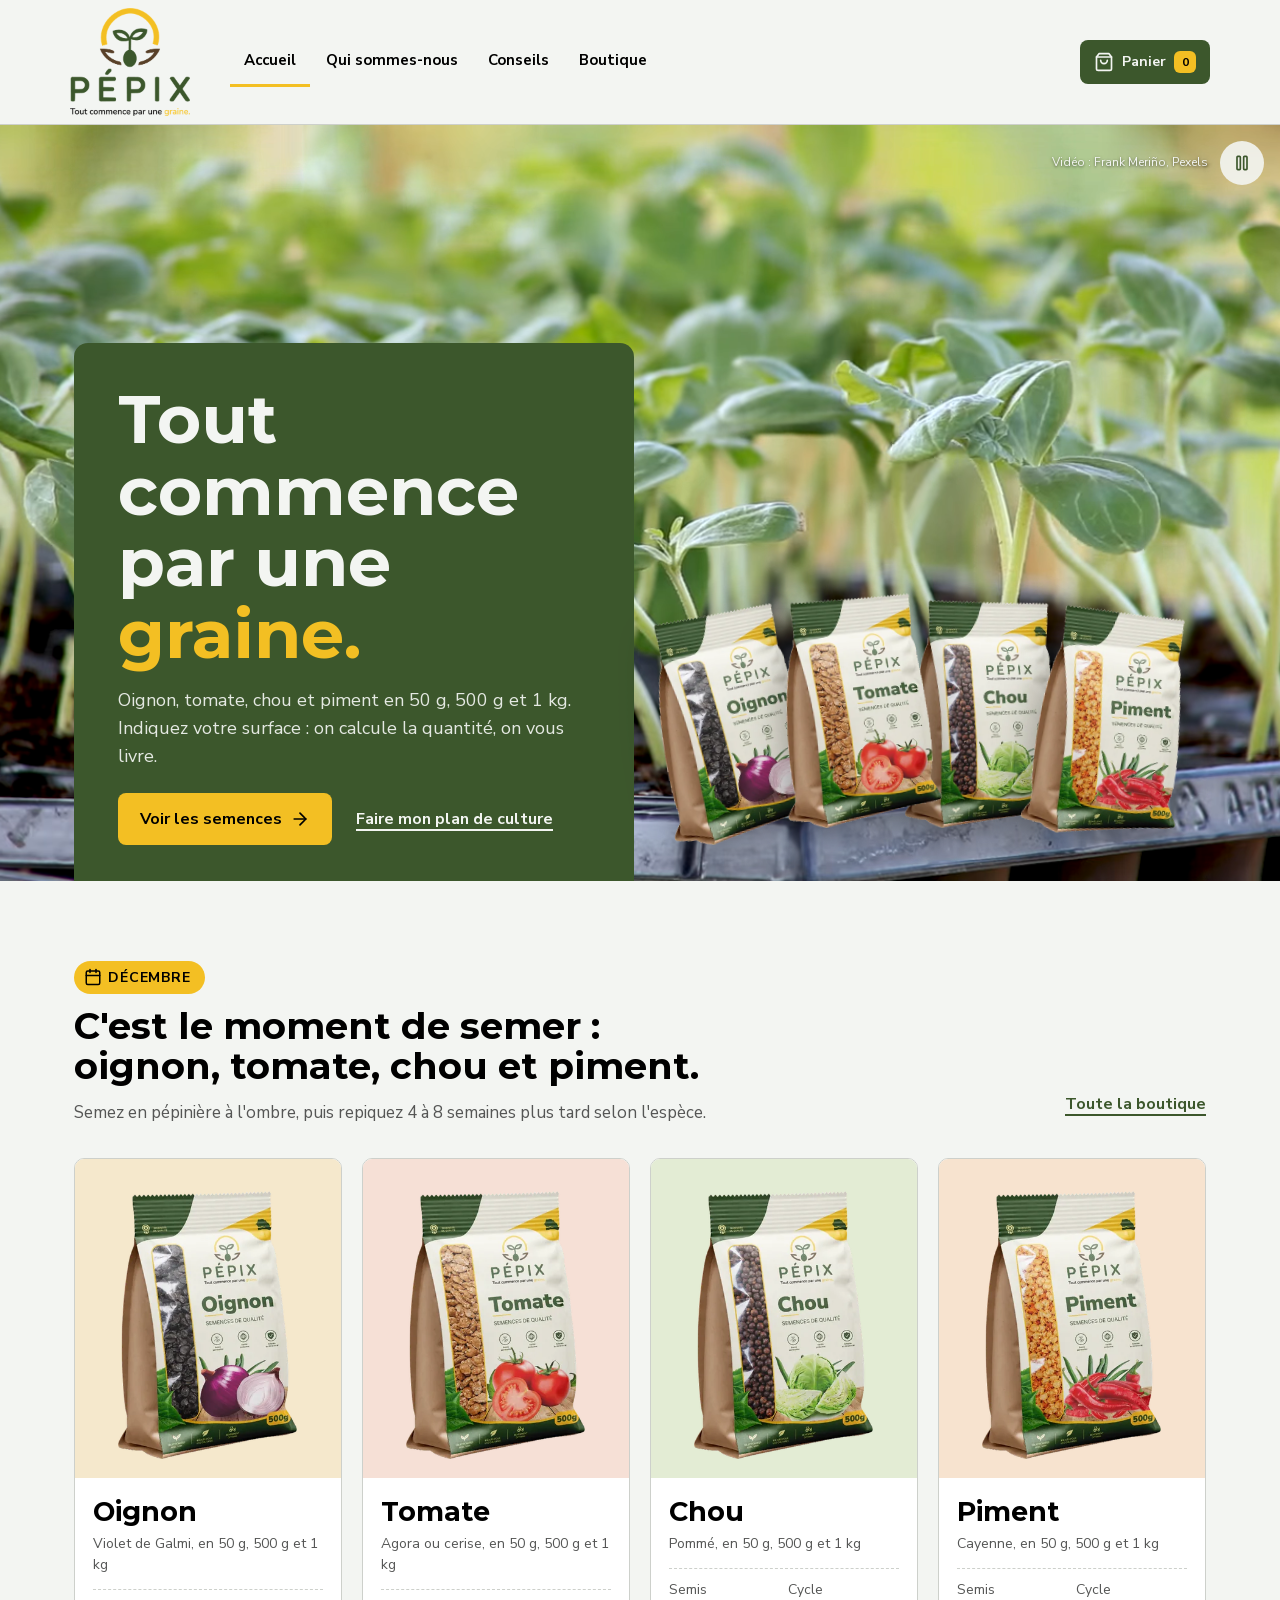
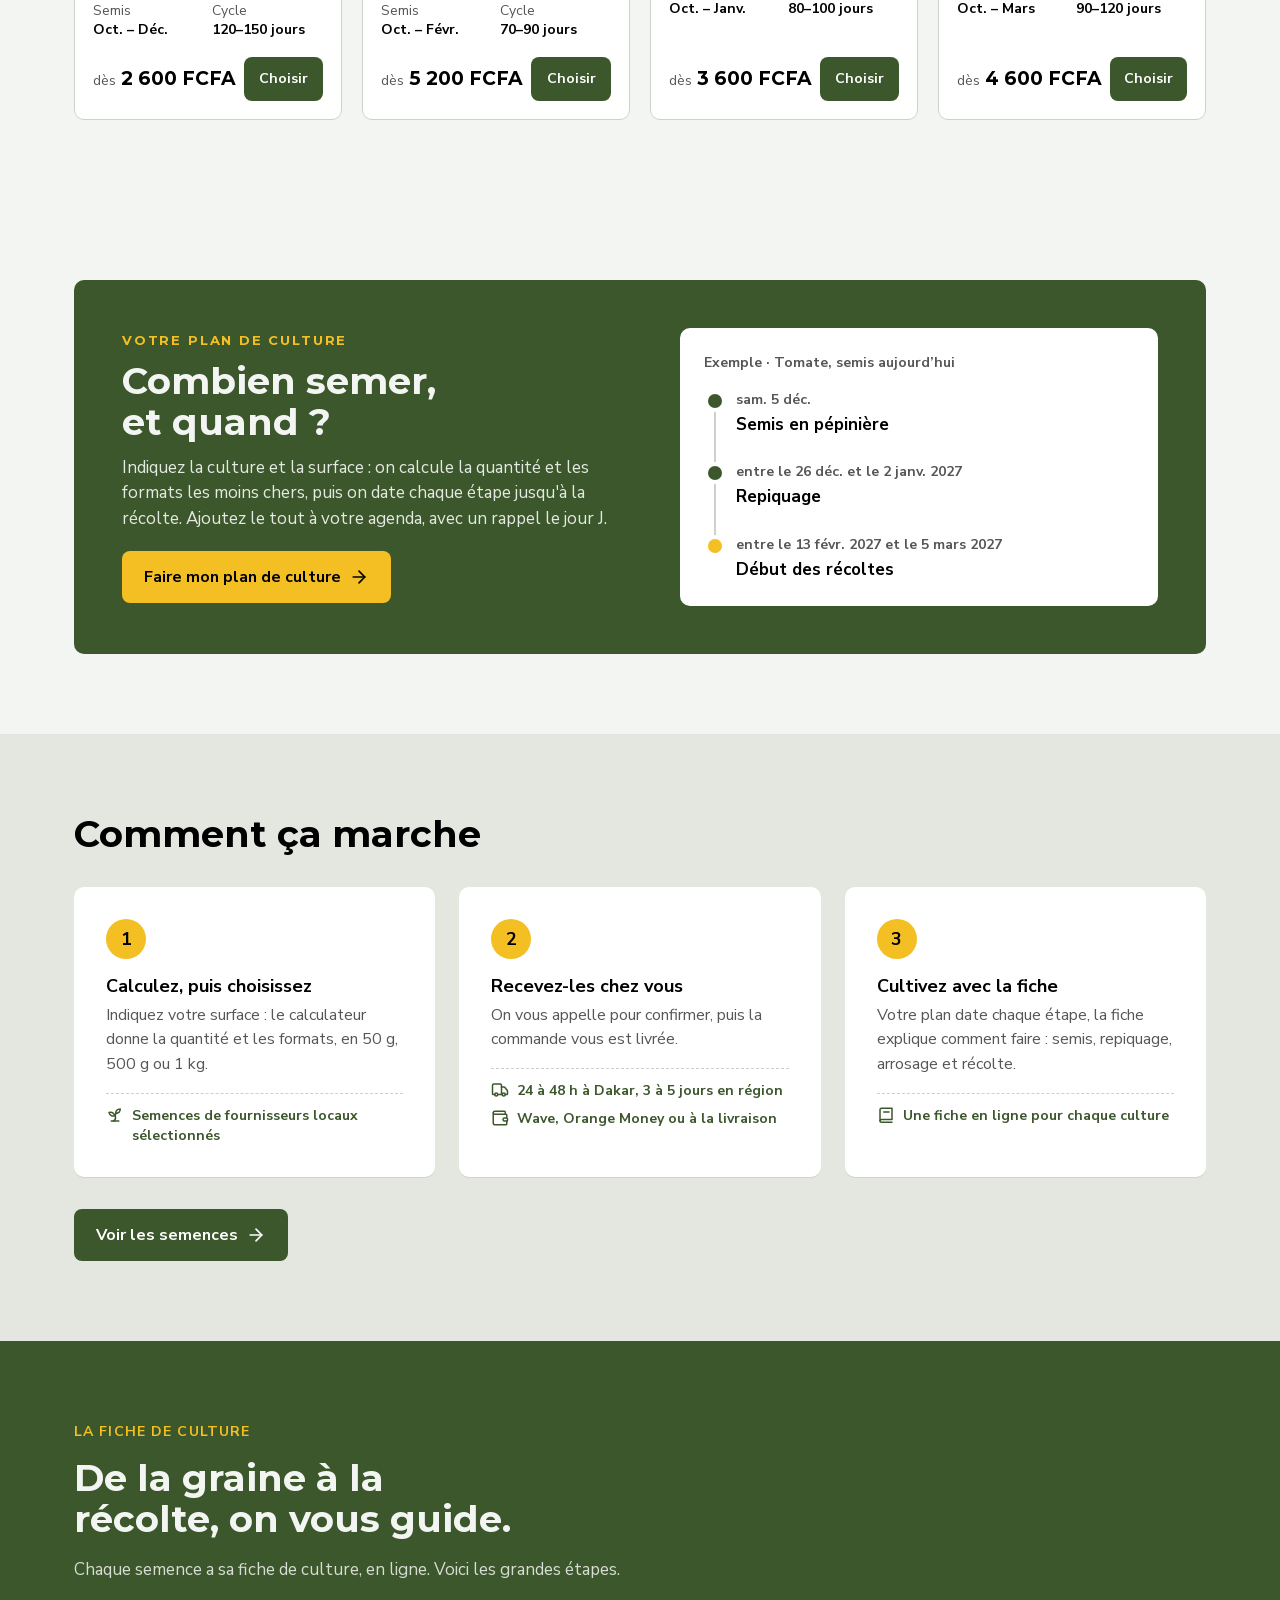
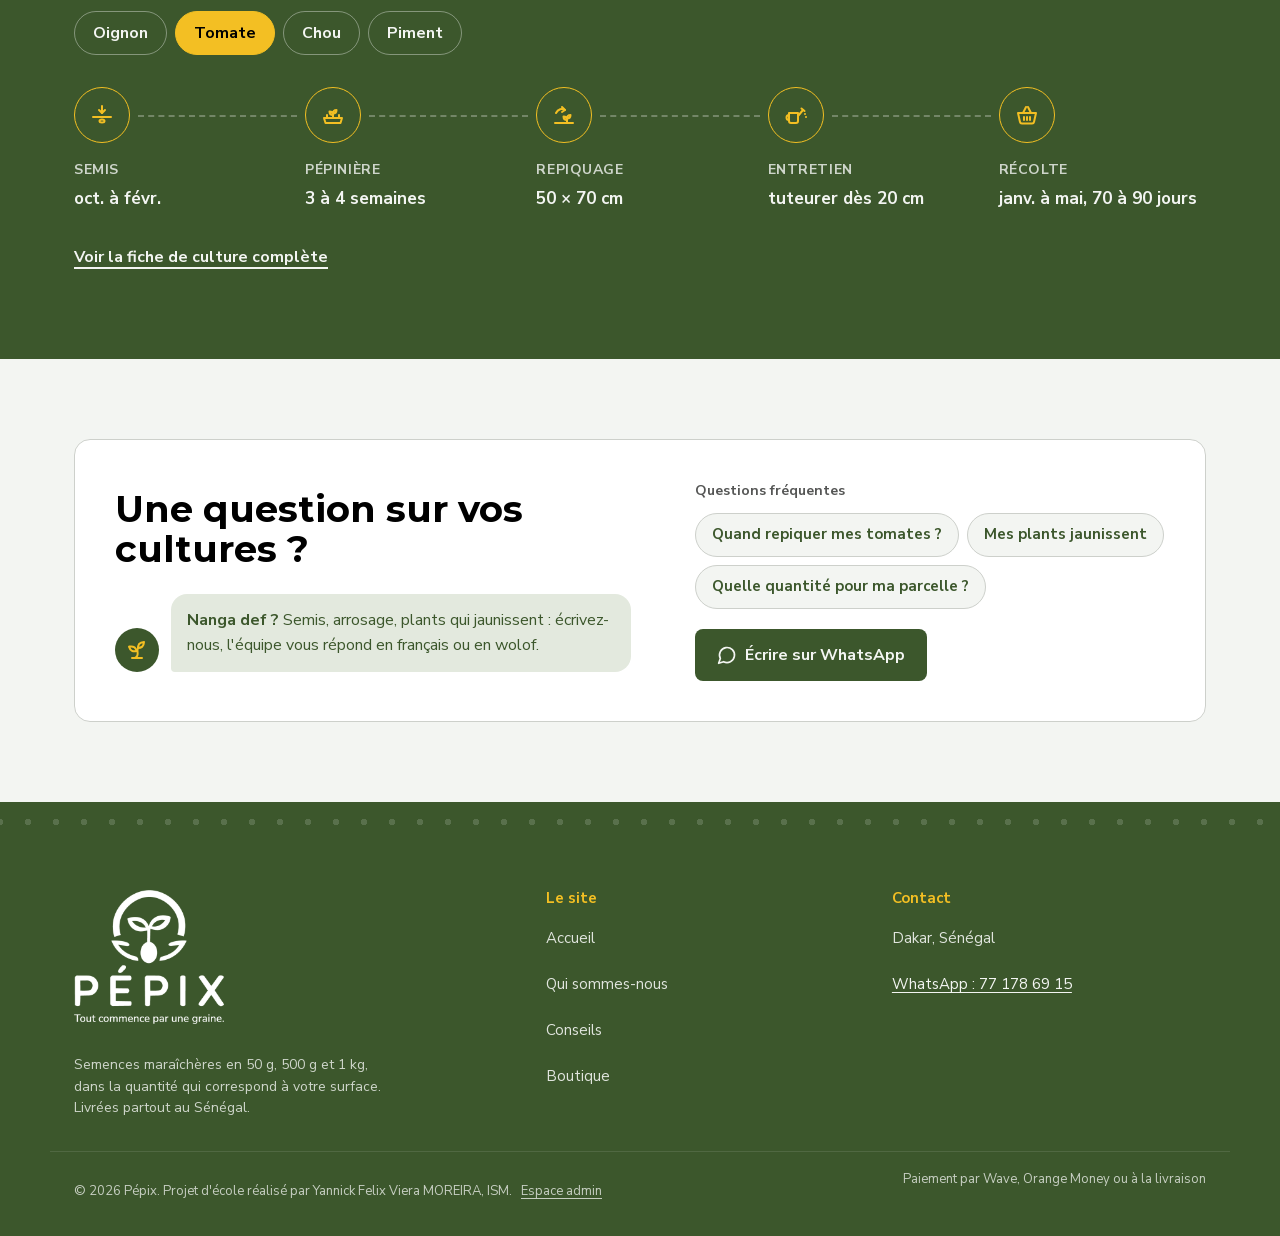
<file: index.html>
<!DOCTYPE html>
<html lang="fr">
<head>
  <meta charset="utf-8">
  <meta name="viewport" content="width=device-width, initial-scale=1, viewport-fit=cover">
  <title>Pépix, semences maraîchères au Sénégal</title>
  <meta name="description" content="Semences d'oignon, tomate, chou et piment en 50 g, 500 g et 1 kg, avec un calculateur de quantité selon votre surface. Livrées partout au Sénégal.">
  <meta name="theme-color" content="#3C572C">
  <meta property="og:title" content="Pépix, semences maraîchères au Sénégal">
  <meta property="og:description" content="Semences d'oignon, tomate, chou et piment en 50 g, 500 g et 1 kg, avec un calculateur de quantité selon votre surface. Livrées partout au Sénégal.">
  <meta property="og:type" content="website">
  <meta property="og:image" content="https://pepix.pages.dev/img/partage.jpg">
  <meta property="og:image:width" content="1200">
  <meta property="og:image:height" content="630">
  <meta property="og:image:alt" content="Les quatre sachets de semences Pépix : oignon, tomate, chou et piment">
  <meta property="og:locale" content="fr_SN">
  <meta name="twitter:card" content="summary_large_image">
  <meta property="og:url" content="https://pepix.pages.dev/">
  <link rel="canonical" href="https://pepix.pages.dev/">
  <link rel="icon" href="img/favicon-64.png" type="image/png">
  <link rel="apple-touch-icon" href="img/apple-touch-icon.png">
  <!-- Police hébergée sur le site et préchargée : elle arrive avec la page (pas de saut au changement de police) -->
  <link rel="preload" href="fonts/nunito-sans-latin.woff2" as="font" type="font/woff2" crossorigin>
  <link rel="preload" href="fonts/montserrat-700-latin.woff2" as="font" type="font/woff2" crossorigin>
  <link rel="stylesheet" href="css/style.css">
  <script src="js/donnees.js" defer></script>
  <script src="js/plan.js" defer></script>
  <script src="js/main.js" defer></script>
  <!-- Données structurées (schema.org) lues par les moteurs de recherche -->
  <script type="application/ld+json">
  {
    "@context": "https://schema.org",
    "@type": "Organization",
    "name": "Pépix",
    "url": "https://pepix.pages.dev/",
    "logo": "https://pepix.pages.dev/img/logo.png",
    "slogan": "Tout commence par une graine.",
    "description": "Plateforme de vente de semences maraîchères au Sénégal : oignon, tomate, chou et piment en 50 g, 500 g et 1 kg, avec un calculateur de quantité et des fiches de culture.",
    "areaServed": {
      "@type": "Country",
      "name": "Sénégal"
    },
    "contactPoint": {
      "@type": "ContactPoint",
      "telephone": "+221771786915",
      "contactType": "customer service",
      "availableLanguage": "fr"
    }
  }
  </script>
</head>
<body>
  <a class="evitement" href="#contenu">Aller au contenu</a>

  <!-- En-tête (identique sur toutes les pages) -->
  <header class="entete">
    <div class="conteneur">
      <a class="logo" href="index.html" aria-label="Pépix, retour à l'accueil"><img src="img/logo.webp" alt="Pépix" width="120" height="108"></a>
      <nav class="menu" aria-label="Navigation principale">
        <a href="index.html" aria-current="page">Accueil</a>
        <a href="qui-sommes-nous.html">Qui sommes-nous</a>
        <a href="conseils.html">Conseils</a>
        <a href="boutique.html">Boutique</a>
      </nav>
      <button type="button" class="btn-panier" aria-label="Panier 0 article"><svg class="icone" viewBox="0 0 24 24" aria-hidden="true" focusable="false"><path d="M6 2 3 6v14a2 2 0 0 0 2 2h14a2 2 0 0 0 2-2V6l-3-4Z"/><path d="M3 6h18"/><path d="M16 10a4 4 0 0 1-8 0"/></svg>Panier <span class="compteur">0</span></button>
    </div>
  </header>

  <main id="contenu" tabindex="-1">

    <!-- Accueil : vidéo de pépinière en fond, texte dans un bandeau vert comme l'étiquette du sachet -->
    <section class="heros-video" aria-labelledby="t-heros">
      <video class="heros-fond" muted loop playsinline preload="none" poster="img/pepinieres-poster.webp" aria-hidden="true" tabindex="-1">
        <source src="video/pepinieres.webm" type="video/webm">
        <source src="video/pepinieres.mp4" type="video/mp4">
      </video>
      <div class="conteneur heros-cadre">
        <div class="etiquette">
          <h1 id="t-heros" data-reglage="herosTitre">Tout commence par une <span class="jaune">graine.</span></h1>
          <p data-reglage="herosTexte">Oignon, tomate, chou et piment en 50 g, 500 g et 1 kg. Indiquez votre surface : on calcule la quantité, on vous livre.</p>
          <div class="etiquette-actions">
            <a class="btn btn-jaune" href="boutique.html">Voir les semences<svg class="icone" viewBox="0 0 24 24" aria-hidden="true" focusable="false"><path d="M5 12h14"/><path d="m12 5 7 7-7 7"/></svg></a>
            <a class="lien-clair" href="boutique.html#calculateur">Faire mon plan de culture</a>
          </div>
        </div>
        <!-- Les quatre sachets en éventail : décoratifs, les mêmes sont présentés juste en dessous -->
        <div class="heros-sachets" aria-hidden="true">
          <img src="img/sachet-oignon-detoure.webp" alt="" width="294" height="440">
          <img src="img/sachet-tomate-detoure.webp" alt="" width="294" height="440">
          <img src="img/sachet-chou-detoure.webp" alt="" width="294" height="440">
          <img src="img/sachet-piment-detoure.webp" alt="" width="294" height="440">
        </div>
      </div>
      <button type="button" class="video-bouton" aria-pressed="false" aria-label="Mettre la vidéo en pause" hidden></button>
      <small class="video-credit">Vidéo : Frank Meriño, Pexels</small>
    </section>

    <!-- Ce mois-ci : l'almanach (texte calculé par js/main.js) mène directement aux semences -->
    <section class="conteneur section mois" aria-labelledby="almanach-titre">
      <div class="mois-tete" data-apparition>
        <div class="mois-texte">
          <p class="mois-pastille"><svg class="icone" viewBox="0 0 24 24" aria-hidden="true" focusable="false"><rect width="18" height="18" x="3" y="4" rx="2"/><path d="M16 2v4"/><path d="M8 2v4"/><path d="M3 10h18"/></svg><span id="almanach-mois">Octobre</span></p>
          <h2 id="almanach-titre">Lancez vos pépinières de saison sèche.</h2>
          <p id="almanach-detail">Oignon, tomate, chou et piment se sèment tous en pépinière à partir d'octobre. Préparez vos planches à l'ombre et repiquez 4 à 8 semaines plus tard selon l'espèce.</p>
        </div>
        <a class="lien" href="boutique.html">Toute la boutique</a>
      </div>
      <div class="produits defile-mobile" id="produits-accueil" data-apparition></div>
    </section>

    <!-- Plan de culture : la quantité et les dates de chaque étape (exemple daté du jour par js/plan.js) -->
    <section class="conteneur section plan-accueil" aria-labelledby="t-plan">
      <div class="plan-accueil-carte" data-apparition>
        <div class="plan-accueil-texte">
          <p class="surtitre">Votre plan de culture</p>
          <h2 id="t-plan">Combien semer, et quand&nbsp;?</h2>
          <p>Indiquez la culture et la surface : on calcule la quantité et les formats les moins chers, puis on date chaque étape jusqu'à la récolte. Ajoutez le tout à votre agenda, avec un rappel le jour J.</p>
          <a class="btn btn-jaune" href="boutique.html#calculateur">Faire mon plan de culture<svg class="icone" viewBox="0 0 24 24" aria-hidden="true" focusable="false"><path d="M5 12h14"/><path d="m12 5 7 7-7 7"/></svg></a>
        </div>
        <div class="plan-apercu" id="plan-apercu">
          <p class="plan-apercu-titre">Exemple</p>
          <ol class="plan-etapes">
            <li class="plan-etape plan-semis"><strong>Semis en pépinière</strong></li>
            <li class="plan-etape plan-repiquage"><strong>Repiquage</strong></li>
            <li class="plan-etape plan-recolte"><strong>Début des récoltes</strong></li>
          </ol>
        </div>
      </div>
    </section>

    <!-- Comment ça marche : chaque étape porte ses garanties (faits déjà écrits ailleurs, aucun avis ni chiffre inventé) -->
    <section class="comment" aria-labelledby="t-comment">
      <div class="conteneur">
        <h2 id="t-comment">Comment ça marche</h2>
        <ol class="etapes-achat" data-apparition>
          <li>
            <span class="etape-num" aria-hidden="true">1</span>
            <div>
              <strong>Calculez, puis choisissez</strong>
              <p>Indiquez votre surface : le calculateur donne la quantité et les formats, en 50 g, 500 g ou 1 kg.</p>
              <ul class="etape-preuves">
                <li><svg class="icone" viewBox="0 0 24 24" aria-hidden="true" focusable="false"><path d="M7 20h10"/><path d="M10 20c5.5-2.5.8-6.4 3-10"/><path d="M9.5 9.4c1.1.8 1.8 2.2 2.3 3.7-2 .4-3.5.4-4.8-.3-1.2-.6-2.3-1.9-3-4.2 2.8-.5 4.4 0 5.5.8z"/><path d="M14.1 6a7 7 0 0 0-1.1 4c1.9-.1 3.3-.6 4.3-1.4 1-1 1.6-2.3 1.7-4.6-2.7.1-4 1-4.9 2z"/></svg>Semences de fournisseurs locaux sélectionnés</li>
              </ul>
            </div>
          </li>
          <li>
            <span class="etape-num" aria-hidden="true">2</span>
            <div>
              <strong>Recevez-les chez vous</strong>
              <p>On vous appelle pour confirmer, puis la commande vous est livrée.</p>
              <ul class="etape-preuves">
                <li><svg class="icone" viewBox="0 0 24 24" aria-hidden="true" focusable="false"><path d="M14 18V6a2 2 0 0 0-2-2H4a2 2 0 0 0-2 2v11a1 1 0 0 0 1 1h2"/><path d="M15 18H9"/><path d="M19 18h2a1 1 0 0 0 1-1v-3.65a1 1 0 0 0-.22-.62l-3.48-4.35A1 1 0 0 0 17.52 8H14"/><circle cx="17" cy="18" r="2"/><circle cx="7" cy="18" r="2"/></svg>24 à 48 h à Dakar, 3 à 5 jours en région</li>
                <li><svg class="icone" viewBox="0 0 24 24" aria-hidden="true" focusable="false"><path d="M19 7V4a1 1 0 0 0-1-1H5a2 2 0 0 0 0 4h15a1 1 0 0 1 1 1v4h-3a2 2 0 0 0 0 4h3a1 1 0 0 0 1-1v-2a1 1 0 0 0-1-1"/><path d="M3 5v14a2 2 0 0 0 2 2h15a1 1 0 0 0 1-1v-4"/></svg>Wave, Orange Money ou à la livraison</li>
              </ul>
            </div>
          </li>
          <li>
            <span class="etape-num" aria-hidden="true">3</span>
            <div>
              <strong>Cultivez avec la fiche</strong>
              <p>Votre plan date chaque étape, la fiche explique comment faire : semis, repiquage, arrosage et récolte.</p>
              <ul class="etape-preuves">
                <li><svg class="icone" viewBox="0 0 24 24" aria-hidden="true" focusable="false"><path d="M4 19.5V5a2 2 0 0 1 2-2h14v15H6a2 2 0 0 0-2 2Z"/><path d="M4 19.5A2 2 0 0 0 6 21.5h14"/><path d="M9 8h7"/></svg>Une fiche en ligne pour chaque culture</li>
              </ul>
            </div>
          </li>
        </ol>
        <a class="btn btn-vert" href="boutique.html">Voir les semences<svg class="icone" viewBox="0 0 24 24" aria-hidden="true" focusable="false"><path d="M5 12h14"/><path d="m12 5 7 7-7 7"/></svg></a>
      </div>
    </section>

    <!-- Frise de culture : les 5 étapes d'un légume au choix (générées par js/main.js depuis PRODUITS) -->
    <section class="frise" aria-labelledby="t-frise">
      <div class="conteneur" data-apparition>
        <p class="frise-sur">La fiche de culture</p>
        <h2 id="t-frise" data-reglage="friseTitre">De la graine à la récolte, on vous guide.</h2>
        <p class="frise-intro" data-reglage="friseTexte">Chaque semence a sa fiche de culture, en ligne. Voici les grandes étapes.</p>
        <div id="frise"></div>
      </div>
    </section>

    <!-- Une question : bulle de message et sujets fréquents, chaque sujet ouvre WhatsApp avec le message prérempli -->
    <section class="conteneur question" aria-labelledby="t-question" data-apparition>
      <div class="question-carte">
        <div class="question-texte">
          <h2 id="t-question">Une question sur vos cultures&nbsp;?</h2>
          <div class="bulle">
            <span class="bulle-avatar" aria-hidden="true"><svg class="icone" viewBox="0 0 24 24" aria-hidden="true" focusable="false"><path d="M7 20h10"/><path d="M10 20c5.5-2.5.8-6.4 3-10"/><path d="M9.5 9.4c1.1.8 1.8 2.2 2.3 3.7-2 .4-3.5.4-4.8-.3-1.2-.6-2.3-1.9-3-4.2 2.8-.5 4.4 0 5.5.8z"/><path d="M14.1 6a7 7 0 0 0-1.1 4c1.9-.1 3.3-.6 4.3-1.4 1-1 1.6-2.3 1.7-4.6-2.7.1-4 1-4.9 2z"/></svg></span>
            <p><span lang="wo">Nanga def&nbsp;?</span> Semis, arrosage, plants qui jaunissent : écrivez-nous, l'équipe vous répond en français ou en wolof.</p>
          </div>
        </div>
        <div class="question-actions">
          <p class="question-sous" id="t-sujets">Questions fréquentes</p>
          <ul class="question-sujets" aria-labelledby="t-sujets">
            <li><a href="https://wa.me/221771786915?text=Bonjour%20P%C3%A9pix%2C%20quand%20dois-je%20repiquer%20mes%20tomates%20%3F" data-wa="Bonjour Pépix, quand dois-je repiquer mes tomates ?" target="_blank" rel="noopener">Quand repiquer mes tomates&nbsp;?</a></li>
            <li><a href="https://wa.me/221771786915?text=Bonjour%20P%C3%A9pix%2C%20mes%20plants%20jaunissent%2C%20que%20faire%20%3F" data-wa="Bonjour Pépix, mes plants jaunissent, que faire ?" target="_blank" rel="noopener">Mes plants jaunissent</a></li>
            <li><a href="https://wa.me/221771786915?text=Bonjour%20P%C3%A9pix%2C%20quelle%20quantit%C3%A9%20de%20semences%20me%20faut-il%20pour%20ma%20parcelle%20%3F" data-wa="Bonjour Pépix, quelle quantité de semences me faut-il pour ma parcelle ?" target="_blank" rel="noopener">Quelle quantité pour ma parcelle&nbsp;?</a></li>
          </ul>
          <a class="btn btn-sombre" href="https://wa.me/221771786915?text=Bonjour%20P%C3%A9pix%2C%20j%27ai%20une%20question%20sur%20mes%20cultures." data-wa target="_blank" rel="noopener"><svg class="icone" viewBox="0 0 24 24" aria-hidden="true" focusable="false"><path d="M7.9 20A9 9 0 1 0 4 16.1L2 22Z"/></svg>Écrire sur WhatsApp</a>
        </div>
      </div>
    </section>
  </main>

  <!-- Pied de page -->
  <footer class="pied">
    <div class="conteneur pied-haut">
      <div class="pied-marque">
        <img class="pied-logo" src="img/logo-blanc.webp" alt="Pépix, tout commence par une graine." width="160" height="143" loading="lazy">
        <p>Semences maraîchères en 50 g, 500 g et 1 kg, dans la quantité qui correspond à votre surface. Livrées partout au Sénégal.</p>
      </div>
      <div>
        <h2>Le site</h2>
        <ul><li><a href="index.html">Accueil</a></li><li><a href="qui-sommes-nous.html">Qui sommes-nous</a></li><li><a href="conseils.html">Conseils</a></li><li><a href="boutique.html">Boutique</a></li></ul>
      </div>
      <div>
        <h2>Contact</h2>
        <ul>
          <li><span>Dakar, Sénégal</span></li>
          <li><a href="https://wa.me/221771786915?text=Bonjour%20P%C3%A9pix%2C%20j%27ai%20une%20question%20sur%20mes%20cultures." data-wa target="_blank" rel="noopener">WhatsApp : 77 178 69 15</a></li>
        </ul>
      </div>
    </div>
    <div class="conteneur pied-bas">
      <span>© 2026 Pépix. Projet d'école réalisé par Yannick Felix Viera MOREIRA, ISM. <a href="admin.html" class="lien-admin">Espace admin</a></span>
      <span>Paiement par Wave, Orange Money ou à la livraison</span>
    </div>
  </footer>

  <!-- Barre de navigation mobile (sous 720 px), à portée de pouce -->
  <nav class="nav-bas" aria-label="Navigation mobile">
    <a href="index.html" aria-current="page"><svg class="icone" viewBox="0 0 24 24" aria-hidden="true" focusable="false"><path d="M3 10.5 12 3l9 7.5"/><path d="M5 9.5V21h5v-6h4v6h5V9.5"/></svg><span>Accueil</span></a>
    <a href="boutique.html"><svg class="icone" viewBox="0 0 24 24" aria-hidden="true" focusable="false"><path d="M6 2 3 6v14a2 2 0 0 0 2 2h14a2 2 0 0 0 2-2V6l-3-4Z"/><path d="M3 6h18"/><path d="M16 10a4 4 0 0 1-8 0"/></svg><span>Boutique</span></a>
    <a href="conseils.html"><svg class="icone" viewBox="0 0 24 24" aria-hidden="true" focusable="false"><path d="M4 19.5V5a2 2 0 0 1 2-2h14v15H6a2 2 0 0 0-2 2Z"/><path d="M4 19.5A2 2 0 0 0 6 21.5h14"/><path d="M9 8h7"/></svg><span>Conseils</span></a>
    <a href="qui-sommes-nous.html"><svg class="icone" viewBox="0 0 24 24" aria-hidden="true" focusable="false"><circle cx="12" cy="12" r="10"/><path d="M12 16v-5"/><path d="M12 8h.01"/></svg><span>À propos</span></a>
    <button type="button" class="btn-panier nav-bas-panier" aria-label="Panier 0 article"><span class="nav-bas-icone"><svg class="icone" viewBox="0 0 24 24" aria-hidden="true" focusable="false"><circle cx="8" cy="21" r="1"/><circle cx="19" cy="21" r="1"/><path d="M2.05 2.05h2l2.66 12.42a2 2 0 0 0 2 1.58h9.78a2 2 0 0 0 1.95-1.57l1.65-7.43H5.12"/></svg></span><span>Panier</span> <span class="compteur">0</span></button>
  </nav>

</body>
</html>
</file>
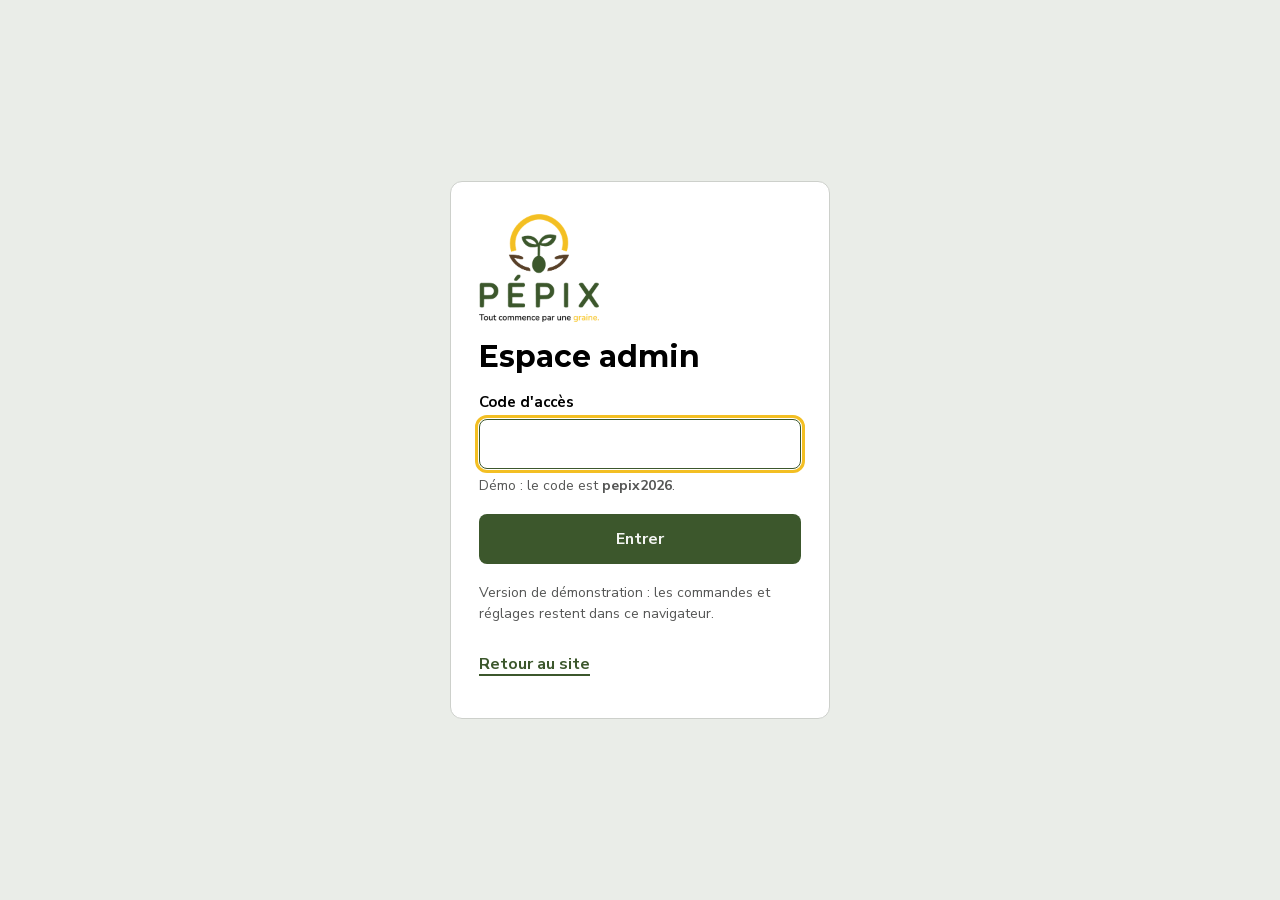
<file: admin.html>
<!DOCTYPE html>
<html lang="fr">
<head>
  <meta charset="utf-8">
  <meta name="viewport" content="width=device-width, initial-scale=1, viewport-fit=cover">
  <title>Espace admin, Pépix</title>
  <meta name="robots" content="noindex, nofollow">
  <meta name="theme-color" content="#3C572C">
  <link rel="icon" href="img/favicon-64.png" type="image/png">
  <!-- Police hébergée sur le site et préchargée : elle arrive avec la page (pas de saut au changement de police) -->
  <link rel="preload" href="fonts/nunito-sans-latin.woff2" as="font" type="font/woff2" crossorigin>
  <link rel="preload" href="fonts/montserrat-700-latin.woff2" as="font" type="font/woff2" crossorigin>
  <link rel="stylesheet" href="css/style.css">
  <link rel="stylesheet" href="css/admin.css">
  <script src="js/donnees.js" defer></script>
  <script src="js/admin.js" defer></script>
</head>
<body class="admin">
  <a class="evitement" href="#vue">Aller au contenu</a>

  <!-- Connexion (démo : code gardé dans le navigateur, pas une vraie sécurité) -->
  <div class="connexion" id="connexion" hidden>
    <form class="connexion-carte" id="form-connexion" novalidate>
      <img src="img/logo.webp" alt="Pépix" width="120" height="108">
      <h1>Espace admin</h1>
      <div class="champ">
        <label for="code">Code d'accès</label>
        <input id="code" name="code" type="password" autocomplete="current-password" required aria-describedby="code-aide code-erreur">
        <span class="aide" id="code-aide">Démo : le code est <b>pepix2026</b>.</span>
        <span class="msg-erreur" id="code-erreur">Code incorrect, réessayez.</span>
      </div>
      <button type="submit" class="btn btn-sombre">Entrer</button>
      <p class="connexion-note">Version de démonstration : les commandes et réglages restent dans ce navigateur.</p>
      <a class="lien" href="index.html">Retour au site</a>
    </form>
  </div>

  <!-- Interface admin -->
  <div class="admin-cadre" id="admin" hidden>
    <aside class="admin-barre">
      <a class="admin-logo" href="#tableau"><img src="img/logo-blanc.webp" alt="Pépix" width="120" height="108"><small>Espace admin</small></a>
      <nav class="admin-nav" aria-label="Sections de l'admin">
        <a href="#tableau" data-vue="tableau"><svg class="icone" viewBox="0 0 24 24" aria-hidden="true"><path d="M3 3v18h18"/><path d="M7 16v-4"/><path d="M12 16V8"/><path d="M17 16v-7"/></svg><span>Tableau de bord</span></a>
        <a href="#commandes" data-vue="commandes"><svg class="icone" viewBox="0 0 24 24" aria-hidden="true"><path d="M6 2 3 6v14a2 2 0 0 0 2 2h14a2 2 0 0 0 2-2V6l-3-4Z"/><path d="M3 6h18"/><path d="M16 10a4 4 0 0 1-8 0"/></svg><span>Commandes</span><b class="pastille" id="pastille-nouvelles" hidden></b></a>
        <a href="#produits" data-vue="produits"><svg class="icone" viewBox="0 0 24 24" aria-hidden="true"><path d="M7 20h10"/><path d="M12 20v-8"/><path d="M12 12c0-4 3-6 7-6 0 4-3 6-7 6Z"/><path d="M12 14c0-3-2-5-6-5 0 3 2 5 6 5Z"/></svg><span>Produits</span></a>
        <a href="#textes" data-vue="textes"><svg class="icone" viewBox="0 0 24 24" aria-hidden="true"><path d="M4 7V4h16v3"/><path d="M9 20h6"/><path d="M12 4v16"/></svg><span>Textes du site</span></a>
      </nav>
      <div class="admin-barre-bas">
        <a href="index.html" target="_blank" rel="noopener">Voir le site</a>
        <button type="button" id="deconnexion">Se déconnecter</button>
      </div>
    </aside>

    <main class="admin-contenu" id="vue" tabindex="-1"></main>
  </div>

  <!-- Détail d'une commande -->
  <div class="voile voile-droite" id="voile-commande">
    <div class="panier admin-detail" id="detail-commande" role="dialog" aria-modal="true" aria-labelledby="detail-titre"></div>
  </div>

  <div class="toast" id="toast" role="status" aria-live="polite"></div>
</body>
</html>
</file>
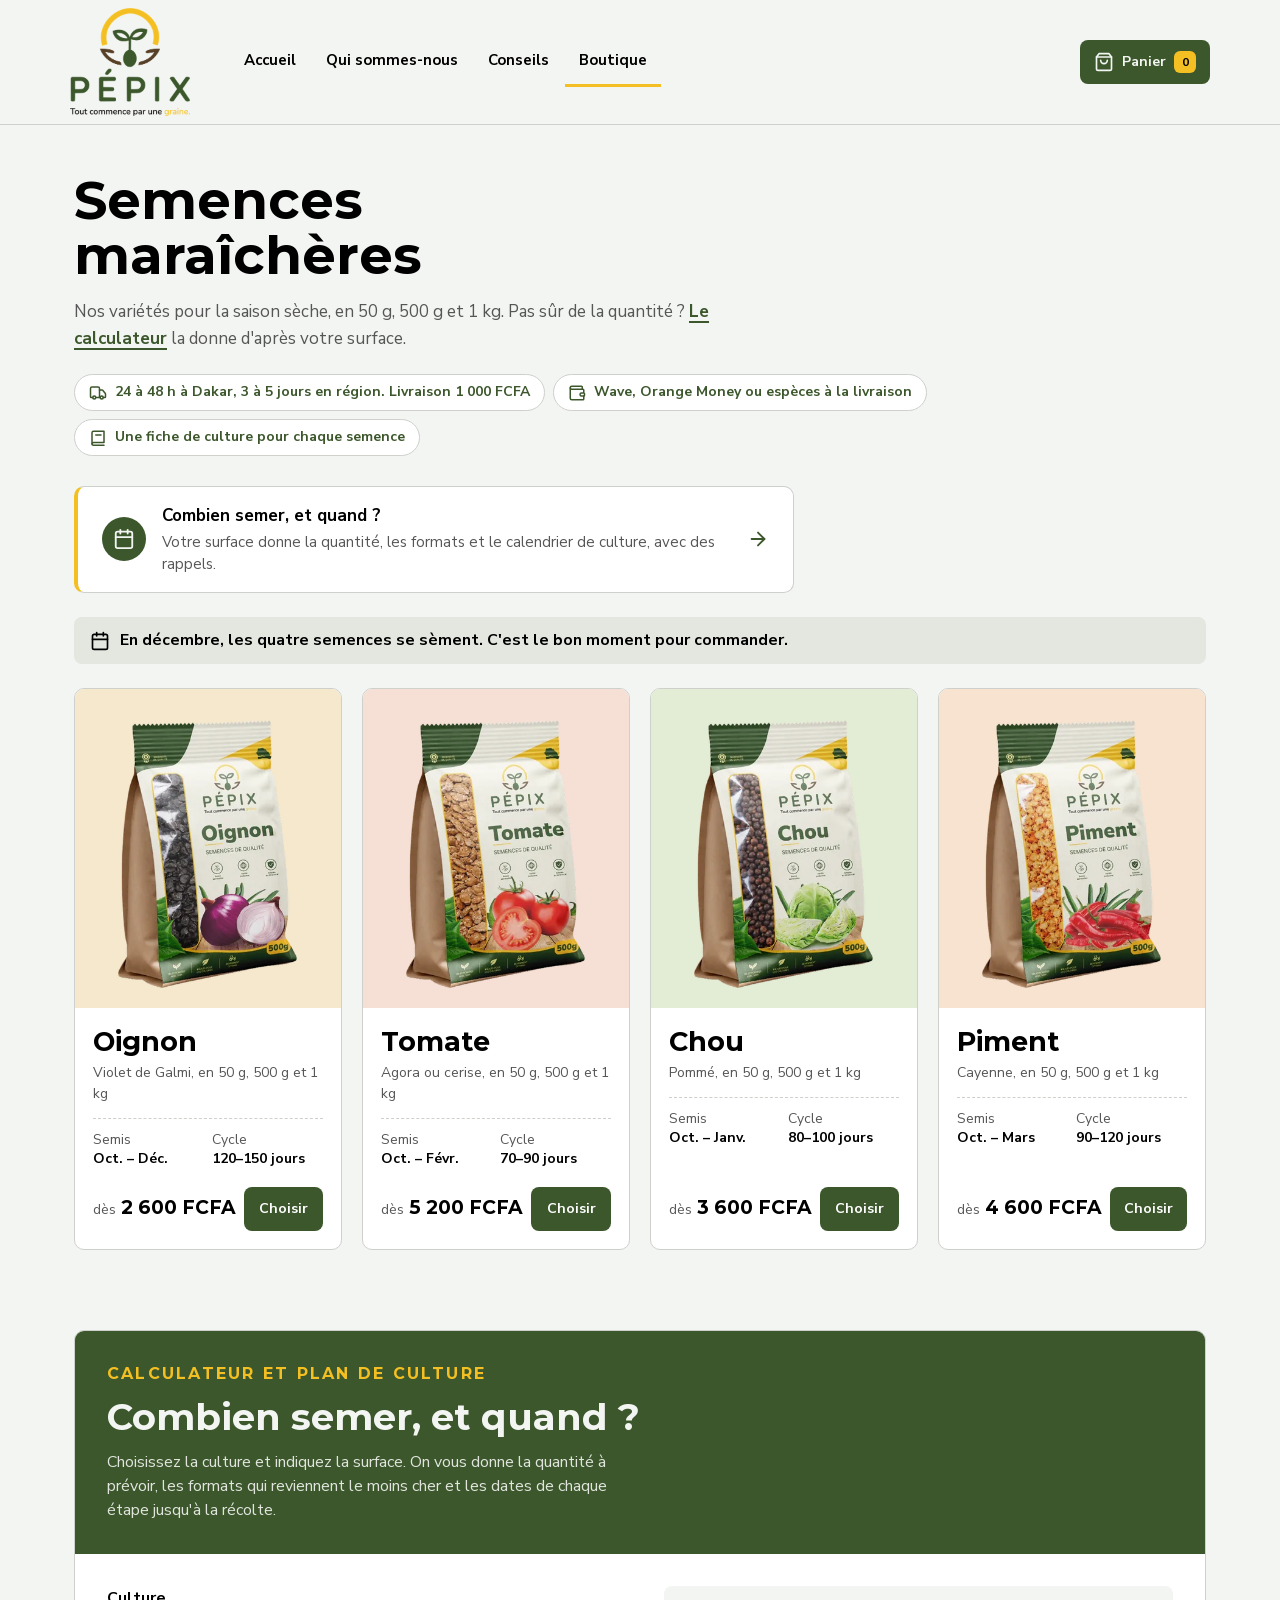
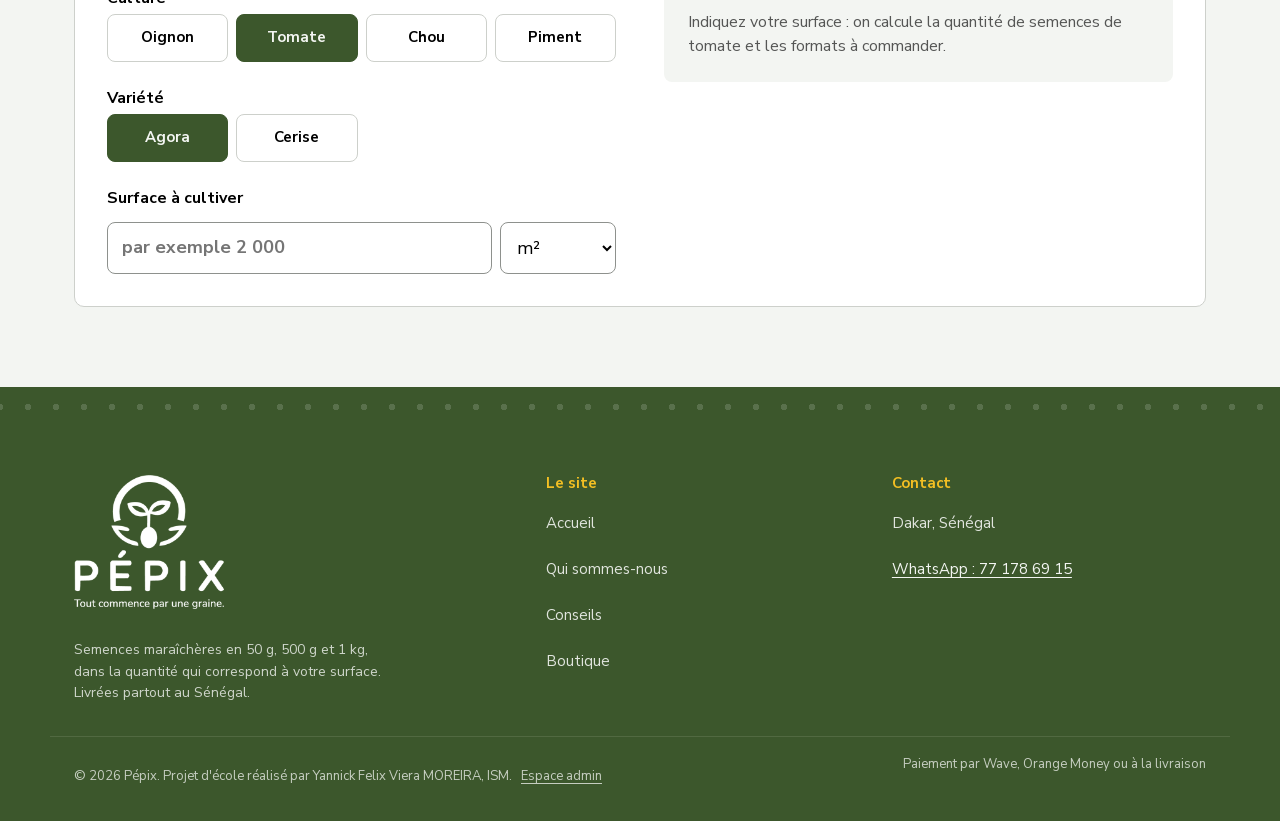
<file: boutique.html>
<!DOCTYPE html>
<html lang="fr">
<head>
  <meta charset="utf-8">
  <meta name="viewport" content="width=device-width, initial-scale=1, viewport-fit=cover">
  <title>Boutique, Pépix</title>
  <meta name="description" content="Semences maraîchères d'oignon, tomate, chou et piment en 50 g, 500 g et 1 kg, avec un calculateur de quantité selon la surface.">
  <meta name="theme-color" content="#3C572C">
  <meta property="og:title" content="Boutique, Pépix">
  <meta property="og:description" content="Semences maraîchères d'oignon, tomate, chou et piment en 50 g, 500 g et 1 kg, avec un calculateur de quantité selon la surface.">
  <meta property="og:type" content="website">
  <meta property="og:image" content="https://pepix.pages.dev/img/partage.jpg">
  <meta property="og:image:width" content="1200">
  <meta property="og:image:height" content="630">
  <meta property="og:image:alt" content="Les quatre sachets de semences Pépix : oignon, tomate, chou et piment">
  <meta property="og:locale" content="fr_SN">
  <meta name="twitter:card" content="summary_large_image">
  <meta property="og:url" content="https://pepix.pages.dev/boutique">
  <link rel="canonical" href="https://pepix.pages.dev/boutique">
  <link rel="icon" href="img/favicon-64.png" type="image/png">
  <link rel="apple-touch-icon" href="img/apple-touch-icon.png">
  <!-- Police hébergée sur le site et préchargée : elle arrive avec la page (pas de saut au changement de police) -->
  <link rel="preload" href="fonts/nunito-sans-latin.woff2" as="font" type="font/woff2" crossorigin>
  <link rel="preload" href="fonts/montserrat-700-latin.woff2" as="font" type="font/woff2" crossorigin>
  <link rel="stylesheet" href="css/style.css">
  <!-- Scripts chargés plus bas dans la page : téléchargés dès maintenant, ils sont prêts
       avant le premier affichage (pas de décalage quand le contenu généré apparaît) -->
  <link rel="preload" href="js/donnees.js" as="script">
  <link rel="preload" href="js/plan.js" as="script">
  <link rel="preload" href="js/main.js" as="script">
  <!-- Données structurées (schema.org) lues par les moteurs de recherche -->
  <script type="application/ld+json">
  {
    "@context": "https://schema.org",
    "@graph": [
      {
        "@type": "Product",
        "name": "Semences d’oignon",
        "description": "Semences d’oignon violet de Galmi, en 50 g, 500 g ou 1 kg.",
        "sku": "oignon",
        "image": "https://pepix.pages.dev/img/sachet-oignon.webp",
        "brand": {
          "@type": "Brand",
          "name": "Pépix"
        },
        "offers": [
          {
            "@type": "Offer",
            "name": "50 g",
            "sku": "oignon-50g",
            "price": 2600,
            "priceCurrency": "XOF",
            "url": "https://pepix.pages.dev/boutique"
          },
          {
            "@type": "Offer",
            "name": "500 g",
            "sku": "oignon-500g",
            "price": 20000,
            "priceCurrency": "XOF",
            "url": "https://pepix.pages.dev/boutique"
          },
          {
            "@type": "Offer",
            "name": "1 kg",
            "sku": "oignon-1000g",
            "price": 38000,
            "priceCurrency": "XOF",
            "url": "https://pepix.pages.dev/boutique"
          }
        ]
      },
      {
        "@type": "Product",
        "name": "Semences de tomate",
        "description": "Semences de tomate, variétés Agora ou cerise, en 50 g, 500 g ou 1 kg.",
        "sku": "tomate",
        "image": "https://pepix.pages.dev/img/sachet-tomate.webp",
        "brand": {
          "@type": "Brand",
          "name": "Pépix"
        },
        "offers": [
          {
            "@type": "Offer",
            "name": "50 g",
            "sku": "tomate-50g",
            "price": 5200,
            "priceCurrency": "XOF",
            "url": "https://pepix.pages.dev/boutique"
          },
          {
            "@type": "Offer",
            "name": "500 g",
            "sku": "tomate-500g",
            "price": 40000,
            "priceCurrency": "XOF",
            "url": "https://pepix.pages.dev/boutique"
          },
          {
            "@type": "Offer",
            "name": "1 kg",
            "sku": "tomate-1000g",
            "price": 76000,
            "priceCurrency": "XOF",
            "url": "https://pepix.pages.dev/boutique"
          }
        ]
      },
      {
        "@type": "Product",
        "name": "Semences de chou",
        "description": "Semences de chou pommé, en 50 g, 500 g ou 1 kg.",
        "sku": "chou",
        "image": "https://pepix.pages.dev/img/sachet-chou.webp",
        "brand": {
          "@type": "Brand",
          "name": "Pépix"
        },
        "offers": [
          {
            "@type": "Offer",
            "name": "50 g",
            "sku": "chou-50g",
            "price": 3600,
            "priceCurrency": "XOF",
            "url": "https://pepix.pages.dev/boutique"
          },
          {
            "@type": "Offer",
            "name": "500 g",
            "sku": "chou-500g",
            "price": 27500,
            "priceCurrency": "XOF",
            "url": "https://pepix.pages.dev/boutique"
          },
          {
            "@type": "Offer",
            "name": "1 kg",
            "sku": "chou-1000g",
            "price": 52500,
            "priceCurrency": "XOF",
            "url": "https://pepix.pages.dev/boutique"
          }
        ]
      },
      {
        "@type": "Product",
        "name": "Semences de piment",
        "description": "Semences de piment de Cayenne, en 50 g, 500 g ou 1 kg.",
        "sku": "piment",
        "image": "https://pepix.pages.dev/img/sachet-piment.webp",
        "brand": {
          "@type": "Brand",
          "name": "Pépix"
        },
        "offers": [
          {
            "@type": "Offer",
            "name": "50 g",
            "sku": "piment-50g",
            "price": 4600,
            "priceCurrency": "XOF",
            "url": "https://pepix.pages.dev/boutique"
          },
          {
            "@type": "Offer",
            "name": "500 g",
            "sku": "piment-500g",
            "price": 35000,
            "priceCurrency": "XOF",
            "url": "https://pepix.pages.dev/boutique"
          },
          {
            "@type": "Offer",
            "name": "1 kg",
            "sku": "piment-1000g",
            "price": 66500,
            "priceCurrency": "XOF",
            "url": "https://pepix.pages.dev/boutique"
          }
        ]
      }
    ]
  }
  </script>
</head>
<body>
  <a class="evitement" href="#contenu">Aller au contenu</a>

  <!-- En-tête (identique sur toutes les pages) -->
  <header class="entete">
    <div class="conteneur">
      <a class="logo" href="index.html" aria-label="Pépix, retour à l'accueil"><img src="img/logo.webp" alt="Pépix" width="120" height="108"></a>
      <nav class="menu" aria-label="Navigation principale">
        <a href="index.html">Accueil</a>
        <a href="qui-sommes-nous.html">Qui sommes-nous</a>
        <a href="conseils.html">Conseils</a>
        <a href="boutique.html" aria-current="page">Boutique</a>
      </nav>
      <button type="button" class="btn-panier" aria-label="Panier 0 article"><svg class="icone" viewBox="0 0 24 24" aria-hidden="true" focusable="false"><path d="M6 2 3 6v14a2 2 0 0 0 2 2h14a2 2 0 0 0 2-2V6l-3-4Z"/><path d="M3 6h18"/><path d="M16 10a4 4 0 0 1-8 0"/></svg>Panier <span class="compteur">0</span></button>
    </div>
  </header>

  <main id="contenu" tabindex="-1">

    <section class="conteneur boutique-intro">
      <h1 class="grand-titre">Semences maraîchères</h1>
      <p class="note">Nos variétés pour la saison sèche, en 50 g, 500 g et 1 kg. Pas sûr de la quantité&nbsp;? <a class="lien-texte" href="#calculateur">Le calculateur</a> la donne d'après votre surface.</p>
      <!-- Ce qu'il faut savoir avant d'acheter, en un coup d'œil -->
      <ul class="atouts">
        <li><svg class="icone" viewBox="0 0 24 24" aria-hidden="true" focusable="false"><path d="M14 18V6a2 2 0 0 0-2-2H4a2 2 0 0 0-2 2v11a1 1 0 0 0 1 1h2"/><path d="M15 18H9"/><path d="M19 18h2a1 1 0 0 0 1-1v-3.65a1 1 0 0 0-.22-.62l-3.48-4.35A1 1 0 0 0 17.52 8H14"/><circle cx="17" cy="18" r="2"/><circle cx="7" cy="18" r="2"/></svg><span>24 à 48 h à Dakar, 3 à 5 jours en région. Livraison <span data-reglage="fraisLivraison">1 000 FCFA</span></span></li>
        <li><svg class="icone" viewBox="0 0 24 24" aria-hidden="true" focusable="false"><path d="M19 7V4a1 1 0 0 0-1-1H5a2 2 0 0 0 0 4h15a1 1 0 0 1 1 1v4h-3a2 2 0 0 0 0 4h3a1 1 0 0 0 1-1v-2a1 1 0 0 0-1-1"/><path d="M3 5v14a2 2 0 0 0 2 2h15a1 1 0 0 0 1-1v-4"/></svg><span>Wave, Orange Money ou espèces à la livraison</span></li>
        <li><svg class="icone" viewBox="0 0 24 24" aria-hidden="true" focusable="false"><path d="M4 19.5V5a2 2 0 0 1 2-2h14v15H6a2 2 0 0 0-2 2Z"/><path d="M4 19.5A2 2 0 0 0 6 21.5h14"/><path d="M9 8h7"/></svg><span>Une fiche de culture pour chaque semence</span></li>
      </ul>
      <!-- Le calculateur est en bas de page : on l'annonce dès l'arrivée -->
      <a class="plan-appel" href="#calculateur">
        <span class="plan-appel-picto"><svg class="icone" viewBox="0 0 24 24" aria-hidden="true" focusable="false"><rect width="18" height="18" x="3" y="4" rx="2"/><path d="M16 2v4"/><path d="M8 2v4"/><path d="M3 10h18"/></svg></span>
        <span class="plan-appel-texte"><strong>Combien semer, et quand&nbsp;?</strong><span>Votre surface donne la quantité, les formats et le calendrier de culture, avec des rappels.</span></span>
        <svg class="icone" viewBox="0 0 24 24" aria-hidden="true" focusable="false"><path d="M5 12h14"/><path d="m12 5 7 7-7 7"/></svg>
      </a>
    </section>

    <section class="conteneur section section-suite" aria-label="Produits">
      <h2 class="sr-only">Nos semences</h2>
      <!-- Bandeau de saison et cartes générés par js/main.js -->
      <p class="saison" id="saison" role="note" hidden></p>
      <div class="produits produits-liste" id="produits-boutique"></div>
      <!-- Scripts chargés ici, et pas en tête avec defer : la grille est remplie avant le premier
           affichage, la suite de la page n'est donc jamais poussée vers le bas -->
      <script src="js/donnees.js"></script>
      <script src="js/plan.js"></script>
      <script src="js/main.js"></script>
    </section>

    <!-- Calculateur : la surface donne la quantité de semences et les formats à commander (js/main.js) -->
    <section class="conteneur calcul-section" id="calculateur" aria-labelledby="t-calcul">
      <div class="calcul">
        <div class="calcul-tete">
          <p class="surtitre">Calculateur et plan de culture</p>
          <h2 id="t-calcul">Combien semer, et quand&nbsp;?</h2>
          <p>Choisissez la culture et indiquez la surface. On vous donne la quantité à prévoir, les formats qui reviennent le moins cher et les dates de chaque étape jusqu'à la récolte.</p>
        </div>
        <div class="calcul-corps" id="calcul-zone"></div>
      </div>
    </section>
    <!-- Calculateur rempli dès sa lecture : pas d'affichage intermédiaire vide -->
    <script>rendreZones();</script>
  </main>

  <!-- Pied de page -->
  <footer class="pied">
    <div class="conteneur pied-haut">
      <div class="pied-marque">
        <img class="pied-logo" src="img/logo-blanc.webp" alt="Pépix, tout commence par une graine." width="160" height="143" loading="lazy">
        <p>Semences maraîchères en 50 g, 500 g et 1 kg, dans la quantité qui correspond à votre surface. Livrées partout au Sénégal.</p>
      </div>
      <div>
        <h2>Le site</h2>
        <ul><li><a href="index.html">Accueil</a></li><li><a href="qui-sommes-nous.html">Qui sommes-nous</a></li><li><a href="conseils.html">Conseils</a></li><li><a href="boutique.html">Boutique</a></li></ul>
      </div>
      <div>
        <h2>Contact</h2>
        <ul>
          <li><span>Dakar, Sénégal</span></li>
          <li><a href="https://wa.me/221771786915?text=Bonjour%20P%C3%A9pix%2C%20j%27ai%20une%20question%20sur%20mes%20cultures." data-wa target="_blank" rel="noopener">WhatsApp : 77 178 69 15</a></li>
        </ul>
      </div>
    </div>
    <div class="conteneur pied-bas">
      <span>© 2026 Pépix. Projet d'école réalisé par Yannick Felix Viera MOREIRA, ISM. <a href="admin.html" class="lien-admin">Espace admin</a></span>
      <span>Paiement par Wave, Orange Money ou à la livraison</span>
    </div>
  </footer>

  <!-- Barre de navigation mobile (sous 720 px), à portée de pouce -->
  <nav class="nav-bas" aria-label="Navigation mobile">
    <a href="index.html"><svg class="icone" viewBox="0 0 24 24" aria-hidden="true" focusable="false"><path d="M3 10.5 12 3l9 7.5"/><path d="M5 9.5V21h5v-6h4v6h5V9.5"/></svg><span>Accueil</span></a>
    <a href="boutique.html" aria-current="page"><svg class="icone" viewBox="0 0 24 24" aria-hidden="true" focusable="false"><path d="M6 2 3 6v14a2 2 0 0 0 2 2h14a2 2 0 0 0 2-2V6l-3-4Z"/><path d="M3 6h18"/><path d="M16 10a4 4 0 0 1-8 0"/></svg><span>Boutique</span></a>
    <a href="conseils.html"><svg class="icone" viewBox="0 0 24 24" aria-hidden="true" focusable="false"><path d="M4 19.5V5a2 2 0 0 1 2-2h14v15H6a2 2 0 0 0-2 2Z"/><path d="M4 19.5A2 2 0 0 0 6 21.5h14"/><path d="M9 8h7"/></svg><span>Conseils</span></a>
    <a href="qui-sommes-nous.html"><svg class="icone" viewBox="0 0 24 24" aria-hidden="true" focusable="false"><circle cx="12" cy="12" r="10"/><path d="M12 16v-5"/><path d="M12 8h.01"/></svg><span>À propos</span></a>
    <button type="button" class="btn-panier nav-bas-panier" aria-label="Panier 0 article"><span class="nav-bas-icone"><svg class="icone" viewBox="0 0 24 24" aria-hidden="true" focusable="false"><circle cx="8" cy="21" r="1"/><circle cx="19" cy="21" r="1"/><path d="M2.05 2.05h2l2.66 12.42a2 2 0 0 0 2 1.58h9.78a2 2 0 0 0 1.95-1.57l1.65-7.43H5.12"/></svg></span><span>Panier</span> <span class="compteur">0</span></button>
  </nav>

</body>
</html>
</file>
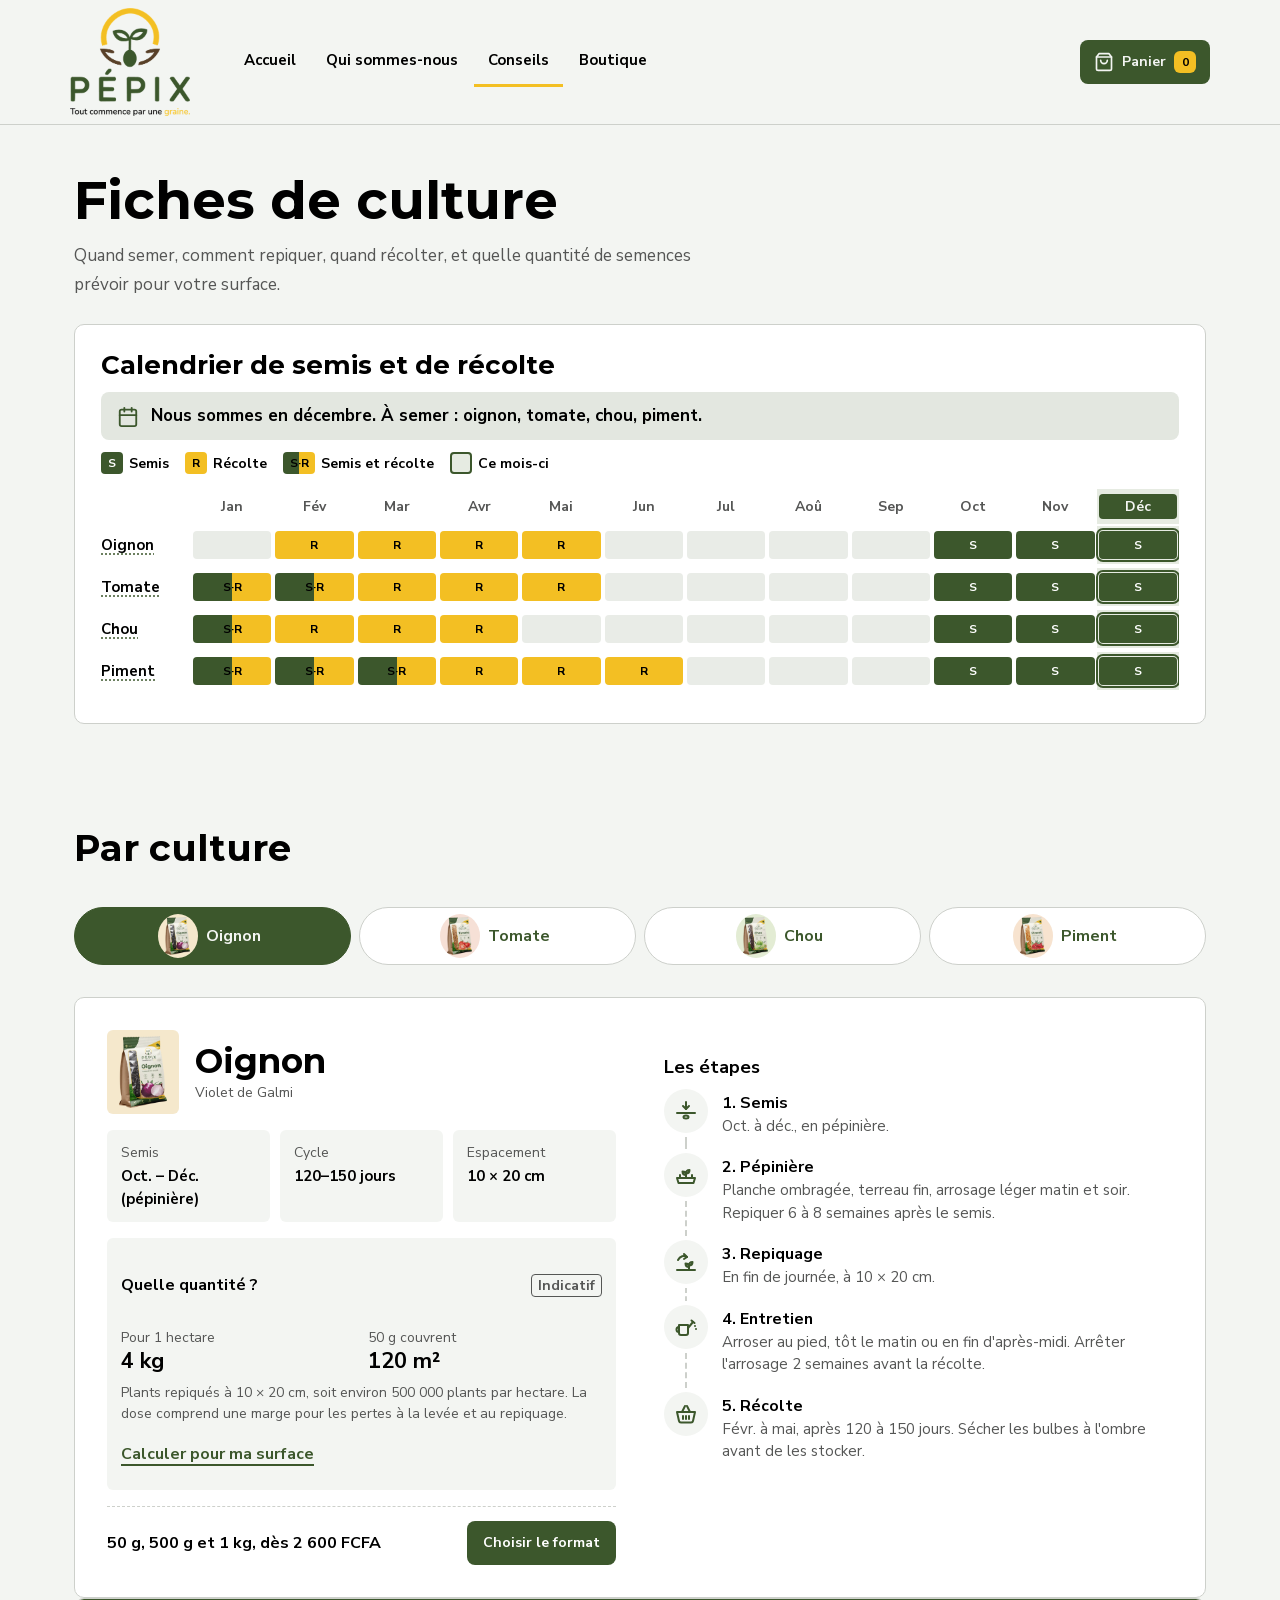
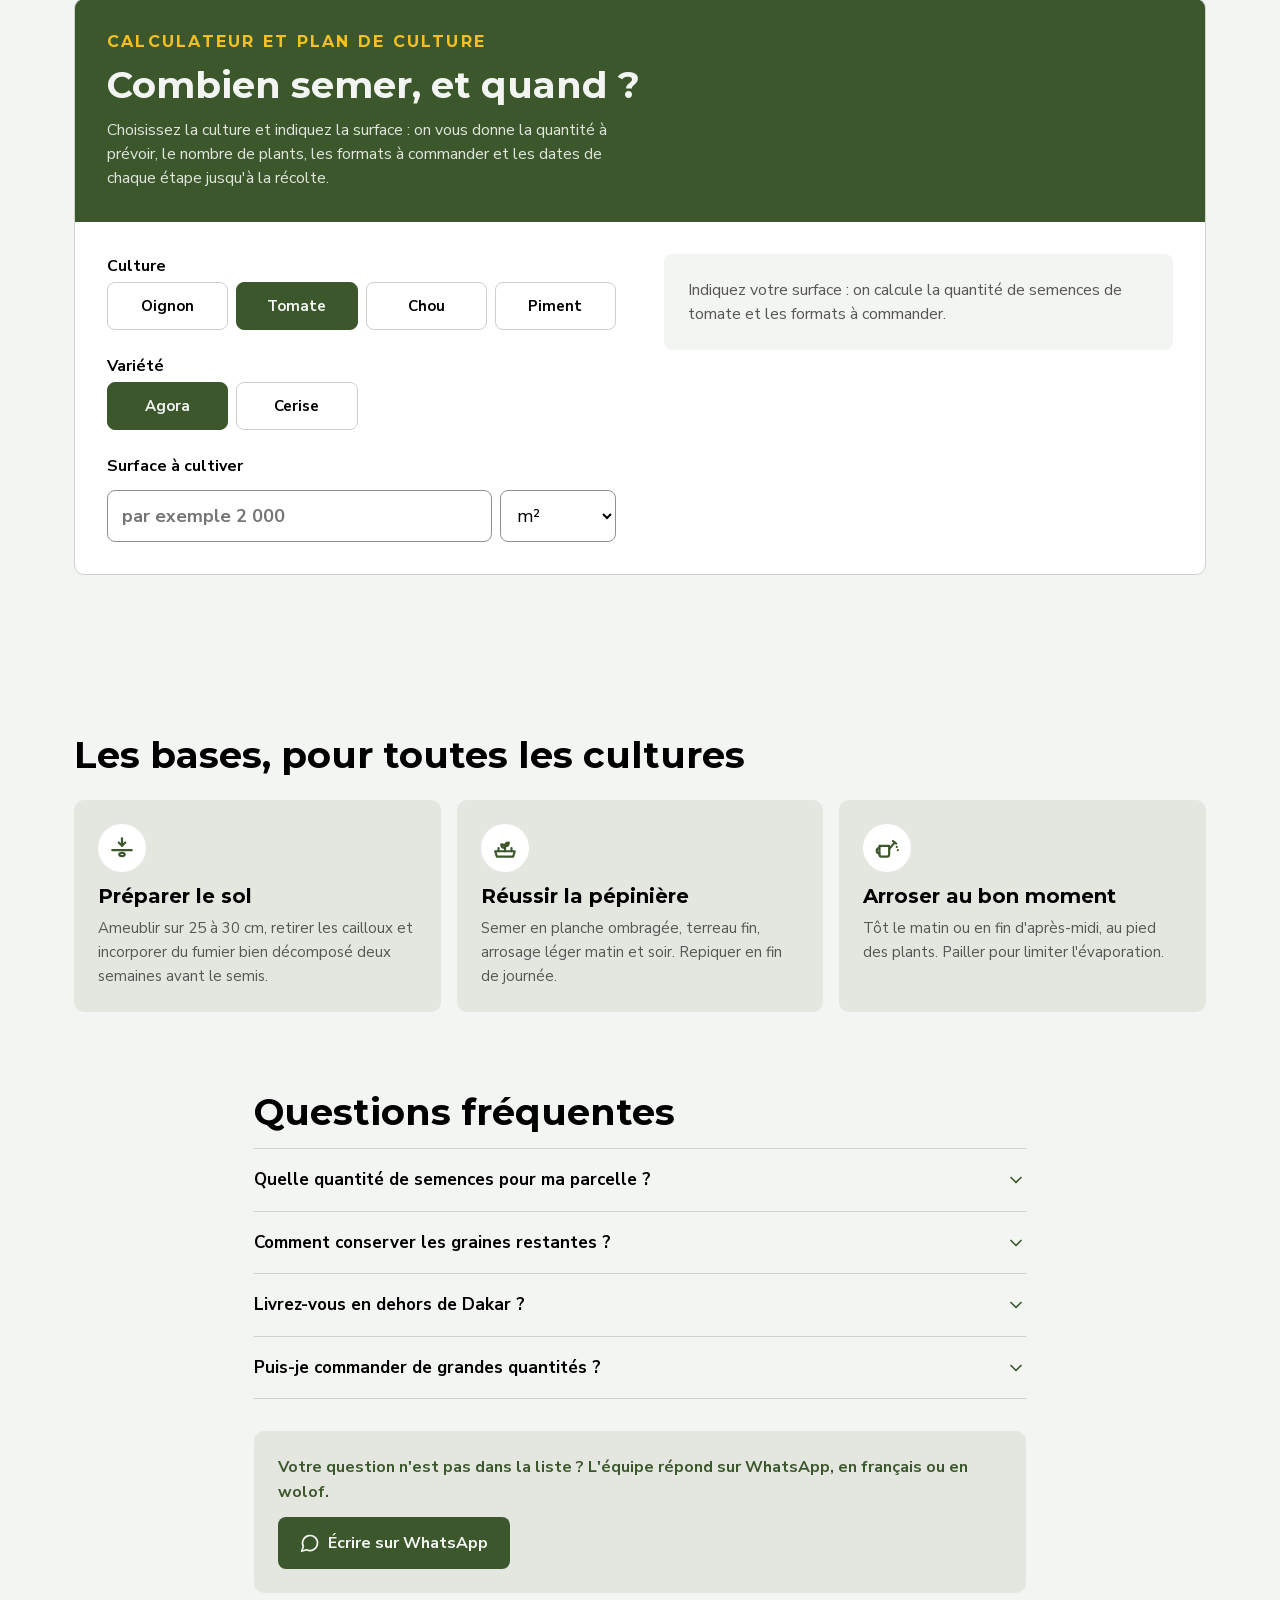
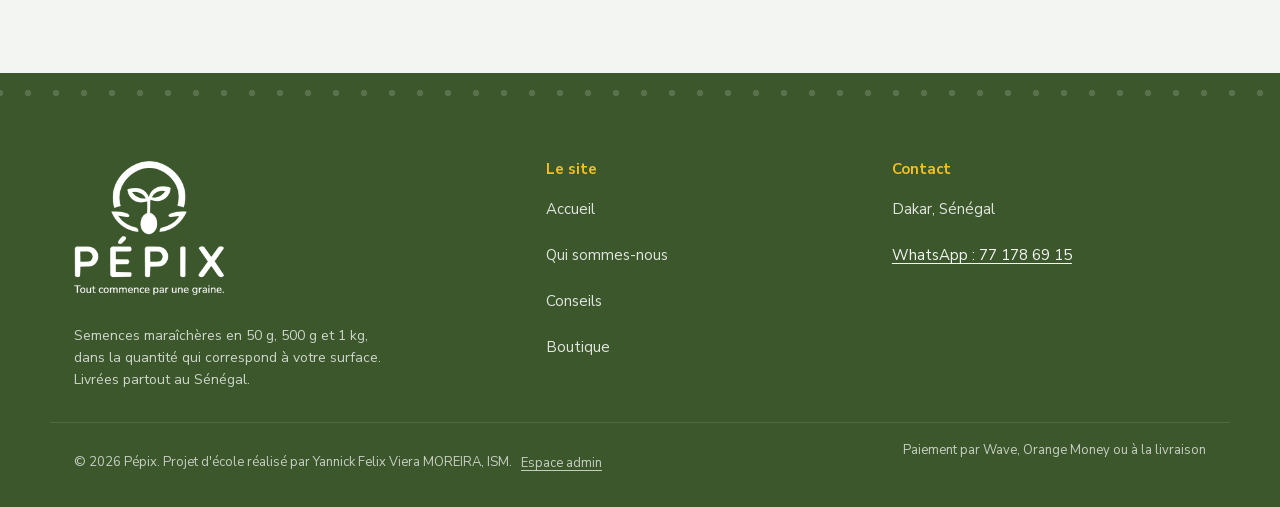
<file: conseils.html>
<!DOCTYPE html>
<html lang="fr">
<head>
  <meta charset="utf-8">
  <meta name="viewport" content="width=device-width, initial-scale=1, viewport-fit=cover">
  <title>Conseils de culture, Pépix</title>
  <meta name="description" content="Calendrier de semis et de récolte, fiches de culture pour l'oignon, la tomate, le chou et le piment.">
  <meta name="theme-color" content="#3C572C">
  <meta property="og:title" content="Conseils de culture, Pépix">
  <meta property="og:description" content="Calendrier de semis et de récolte, fiches de culture pour l'oignon, la tomate, le chou et le piment.">
  <meta property="og:type" content="website">
  <meta property="og:image" content="https://pepix.pages.dev/img/partage.jpg">
  <meta property="og:image:width" content="1200">
  <meta property="og:image:height" content="630">
  <meta property="og:image:alt" content="Les quatre sachets de semences Pépix : oignon, tomate, chou et piment">
  <meta property="og:locale" content="fr_SN">
  <meta name="twitter:card" content="summary_large_image">
  <meta property="og:url" content="https://pepix.pages.dev/conseils">
  <link rel="canonical" href="https://pepix.pages.dev/conseils">
  <link rel="icon" href="img/favicon-64.png" type="image/png">
  <link rel="apple-touch-icon" href="img/apple-touch-icon.png">
  <!-- Police hébergée sur le site et préchargée : elle arrive avec la page (pas de saut au changement de police) -->
  <link rel="preload" href="fonts/nunito-sans-latin.woff2" as="font" type="font/woff2" crossorigin>
  <link rel="preload" href="fonts/montserrat-700-latin.woff2" as="font" type="font/woff2" crossorigin>
  <link rel="stylesheet" href="css/style.css">
  <!-- Scripts chargés plus bas dans la page : téléchargés dès maintenant, ils sont prêts
       avant le premier affichage (pas de décalage quand le contenu généré apparaît) -->
  <link rel="preload" href="js/donnees.js" as="script">
  <link rel="preload" href="js/plan.js" as="script">
  <link rel="preload" href="js/main.js" as="script">
</head>
<body>
  <a class="evitement" href="#contenu">Aller au contenu</a>

  <!-- En-tête (identique sur toutes les pages) -->
  <header class="entete">
    <div class="conteneur">
      <a class="logo" href="index.html" aria-label="Pépix, retour à l'accueil"><img src="img/logo.webp" alt="Pépix" width="120" height="108"></a>
      <nav class="menu" aria-label="Navigation principale">
        <a href="index.html">Accueil</a>
        <a href="qui-sommes-nous.html">Qui sommes-nous</a>
        <a href="conseils.html" aria-current="page">Conseils</a>
        <a href="boutique.html">Boutique</a>
      </nav>
      <button type="button" class="btn-panier" aria-label="Panier 0 article"><svg class="icone" viewBox="0 0 24 24" aria-hidden="true" focusable="false"><path d="M6 2 3 6v14a2 2 0 0 0 2 2h14a2 2 0 0 0 2-2V6l-3-4Z"/><path d="M3 6h18"/><path d="M16 10a4 4 0 0 1-8 0"/></svg>Panier <span class="compteur">0</span></button>
    </div>
  </header>

  <main id="contenu" tabindex="-1">

    <section class="conteneur intro">
      <h1 class="grand-titre">Fiches de culture</h1>
      <p>Quand semer, comment repiquer, quand récolter, et quelle quantité de semences prévoir pour votre surface.</p>
    </section>

    <script src="js/donnees.js"></script>
    <script src="js/plan.js"></script>
    <script src="js/main.js"></script>

    <!-- Calendrier (lignes générées par js/main.js) -->
    <section class="conteneur section-cal" aria-labelledby="t-cal">
      <div class="calendrier" id="calendrier">
        <h2 id="t-cal">Calendrier de semis et de récolte</h2>
        <!-- L'encart du mois en cours est ajouté ici par js/main.js -->
        <div class="legende">
          <span><i class="case s" aria-hidden="true">S</i>Semis</span>
          <span><i class="case r" aria-hidden="true">R</i>Récolte</span>
          <span><i class="case sr" aria-hidden="true">S·R</i>Semis et récolte</span>
          <span><i class="maintenant" aria-hidden="true"></i>Ce mois-ci</span>
        </div>
      </div>
    </section>

    <!-- Par culture : un sélecteur et une fiche à la fois (générés par js/main.js).
         L'adresse conseils.html#fiche-<légume> ouvre directement la bonne fiche. -->
    <section class="conteneur par-culture" aria-labelledby="t-par-culture">
      <h2 class="titre" id="t-par-culture">Par culture</h2>
      <div class="fiches" id="fiches"></div>
    </section>

    <!-- Calculateur : la surface donne la quantité de semences et les formats à commander (js/main.js) -->
    <section class="conteneur calcul-section calcul-conseils" id="calculateur" aria-labelledby="t-calcul">
      <div class="calcul">
        <div class="calcul-tete">
          <p class="surtitre">Calculateur et plan de culture</p>
          <h2 id="t-calcul">Combien semer, et quand&nbsp;?</h2>
          <p>Choisissez la culture et indiquez la surface : on vous donne la quantité à prévoir, le nombre de plants, les formats à commander et les dates de chaque étape jusqu'à la récolte.</p>
        </div>
        <div class="calcul-corps" id="calcul-zone"></div>
      </div>
    </section>
    <!-- Calendrier, fiches et calculateur remplis ici, dès leur lecture : pas d'affichage intermédiaire vide,
         donc rien n'est poussé vers le bas ensuite (scripts chargés juste avant le calendrier) -->
    <script>rendreZones();</script>

    <!-- Les bases, valables pour les quatre cultures -->
    <section class="conteneur bases-section" aria-labelledby="t-bases">
      <h2 id="t-bases">Les bases, pour toutes les cultures</h2>
      <div class="bases">
        <div class="base"><span class="base-picto"><svg class="icone" viewBox="0 0 24 24" aria-hidden="true" focusable="false"><path d="M12 3v7"/><path d="m9 7 3 3 3-3"/><path d="M3 14h18"/><ellipse cx="12" cy="18" rx="2.5" ry="1.5"/></svg></span><h3>Préparer le sol</h3><p>Ameublir sur 25 à 30 cm, retirer les cailloux et incorporer du fumier bien décomposé deux semaines avant le semis.</p></div>
        <div class="base"><span class="base-picto"><svg class="icone" viewBox="0 0 24 24" aria-hidden="true" focusable="false"><path d="M3 15h18l-1.5 5h-15z"/><path d="M12 15V9"/><path d="M12 10.5c0-2 1.3-3.5 3.5-3.5 0 2-1.3 3.5-3.5 3.5z"/><path d="M12 12c0-2-1.3-3.5-3.5-3.5 0 2 1.3 3.5 3.5 3.5z"/><path d="M6 15v-3"/><path d="M18 15v-3"/></svg></span><h3>Réussir la pépinière</h3><p>Semer en planche ombragée, terreau fin, arrosage léger matin et soir. Repiquer en fin de journée.</p></div>
        <div class="base"><span class="base-picto"><svg class="icone" viewBox="0 0 24 24" aria-hidden="true" focusable="false"><path d="M5 10h9v8a2 2 0 0 1-2 2H7a2 2 0 0 1-2-2z"/><path d="M5 12a2.5 2.5 0 0 0 0 5"/><path d="m14 13 5-6"/><path d="m17.5 5.5 3 2.5"/><path d="M21 11v.01"/><path d="M22 14v.01"/></svg></span><h3>Arroser au bon moment</h3><p>Tôt le matin ou en fin d'après-midi, au pied des plants. Pailler pour limiter l'évaporation.</p></div>
      </div>
    </section>

    <section class="conteneur faq" aria-labelledby="t-faq">
      <h2 id="t-faq">Questions fréquentes</h2>
      <div class="faq-liste">
        <details><summary>Quelle quantité de semences pour ma parcelle ? <svg class="icone" viewBox="0 0 24 24" aria-hidden="true" focusable="false"><path d="m6 9 6 6 6-6"/></svg></summary><p>Cela dépend de la culture : pour un hectare, comptez environ 4 kg d'oignon, 250 g de tomate, 400 g de chou ou 500 g de piment. <a class="lien-texte" href="#calculateur">Le calculateur</a> fait le compte pour votre surface et choisit les formats.</p></details>
        <details><summary>Comment conserver les graines restantes ? <svg class="icone" viewBox="0 0 24 24" aria-hidden="true" focusable="false"><path d="m6 9 6 6 6-6"/></svg></summary><p>Dans leur emballage bien refermé, au sec, au frais et à l'abri de la lumière. Notez la date d'achat sur le paquet.</p></details>
        <details><summary>Livrez-vous en dehors de Dakar ? <svg class="icone" viewBox="0 0 24 24" aria-hidden="true" focusable="false"><path d="m6 9 6 6 6-6"/></svg></summary><p>Oui, dans toutes les régions en 3 à 5 jours.</p></details>
        <details><summary>Puis-je commander de grandes quantités ? <svg class="icone" viewBox="0 0 24 24" aria-hidden="true" focusable="false"><path d="m6 9 6 6 6-6"/></svg></summary><p>Oui, en combinant les formats. À partir de 20 kg, écrivez-nous sur WhatsApp pour un tarif producteur.</p></details>
      </div>
      <!-- Pas de cul-de-sac : la question qui n'est pas dans la liste part sur WhatsApp -->
      <div class="faq-suite">
        <p>Votre question n'est pas dans la liste&nbsp;? L'équipe répond sur WhatsApp, en français ou en wolof.</p>
        <a class="btn btn-sombre" href="https://wa.me/221771786915?text=Bonjour%20P%C3%A9pix%2C%20j%27ai%20une%20question%20sur%20mes%20cultures." data-wa target="_blank" rel="noopener"><svg class="icone" viewBox="0 0 24 24" aria-hidden="true" focusable="false"><path d="M7.9 20A9 9 0 1 0 4 16.1L2 22Z"/></svg>Écrire sur WhatsApp</a>
      </div>
    </section>
  </main>

  <!-- Pied de page -->
  <footer class="pied">
    <div class="conteneur pied-haut">
      <div class="pied-marque">
        <img class="pied-logo" src="img/logo-blanc.webp" alt="Pépix, tout commence par une graine." width="160" height="143" loading="lazy">
        <p>Semences maraîchères en 50 g, 500 g et 1 kg, dans la quantité qui correspond à votre surface. Livrées partout au Sénégal.</p>
      </div>
      <div>
        <h2>Le site</h2>
        <ul><li><a href="index.html">Accueil</a></li><li><a href="qui-sommes-nous.html">Qui sommes-nous</a></li><li><a href="conseils.html">Conseils</a></li><li><a href="boutique.html">Boutique</a></li></ul>
      </div>
      <div>
        <h2>Contact</h2>
        <ul>
          <li><span>Dakar, Sénégal</span></li>
          <li><a href="https://wa.me/221771786915?text=Bonjour%20P%C3%A9pix%2C%20j%27ai%20une%20question%20sur%20mes%20cultures." data-wa target="_blank" rel="noopener">WhatsApp : 77 178 69 15</a></li>
        </ul>
      </div>
    </div>
    <div class="conteneur pied-bas">
      <span>© 2026 Pépix. Projet d'école réalisé par Yannick Felix Viera MOREIRA, ISM. <a href="admin.html" class="lien-admin">Espace admin</a></span>
      <span>Paiement par Wave, Orange Money ou à la livraison</span>
    </div>
  </footer>

  <!-- Barre de navigation mobile (sous 720 px), à portée de pouce -->
  <nav class="nav-bas" aria-label="Navigation mobile">
    <a href="index.html"><svg class="icone" viewBox="0 0 24 24" aria-hidden="true" focusable="false"><path d="M3 10.5 12 3l9 7.5"/><path d="M5 9.5V21h5v-6h4v6h5V9.5"/></svg><span>Accueil</span></a>
    <a href="boutique.html"><svg class="icone" viewBox="0 0 24 24" aria-hidden="true" focusable="false"><path d="M6 2 3 6v14a2 2 0 0 0 2 2h14a2 2 0 0 0 2-2V6l-3-4Z"/><path d="M3 6h18"/><path d="M16 10a4 4 0 0 1-8 0"/></svg><span>Boutique</span></a>
    <a href="conseils.html" aria-current="page"><svg class="icone" viewBox="0 0 24 24" aria-hidden="true" focusable="false"><path d="M4 19.5V5a2 2 0 0 1 2-2h14v15H6a2 2 0 0 0-2 2Z"/><path d="M4 19.5A2 2 0 0 0 6 21.5h14"/><path d="M9 8h7"/></svg><span>Conseils</span></a>
    <a href="qui-sommes-nous.html"><svg class="icone" viewBox="0 0 24 24" aria-hidden="true" focusable="false"><circle cx="12" cy="12" r="10"/><path d="M12 16v-5"/><path d="M12 8h.01"/></svg><span>À propos</span></a>
    <button type="button" class="btn-panier nav-bas-panier" aria-label="Panier 0 article"><span class="nav-bas-icone"><svg class="icone" viewBox="0 0 24 24" aria-hidden="true" focusable="false"><circle cx="8" cy="21" r="1"/><circle cx="19" cy="21" r="1"/><path d="M2.05 2.05h2l2.66 12.42a2 2 0 0 0 2 1.58h9.78a2 2 0 0 0 1.95-1.57l1.65-7.43H5.12"/></svg></span><span>Panier</span> <span class="compteur">0</span></button>
  </nav>

</body>
</html>
</file>
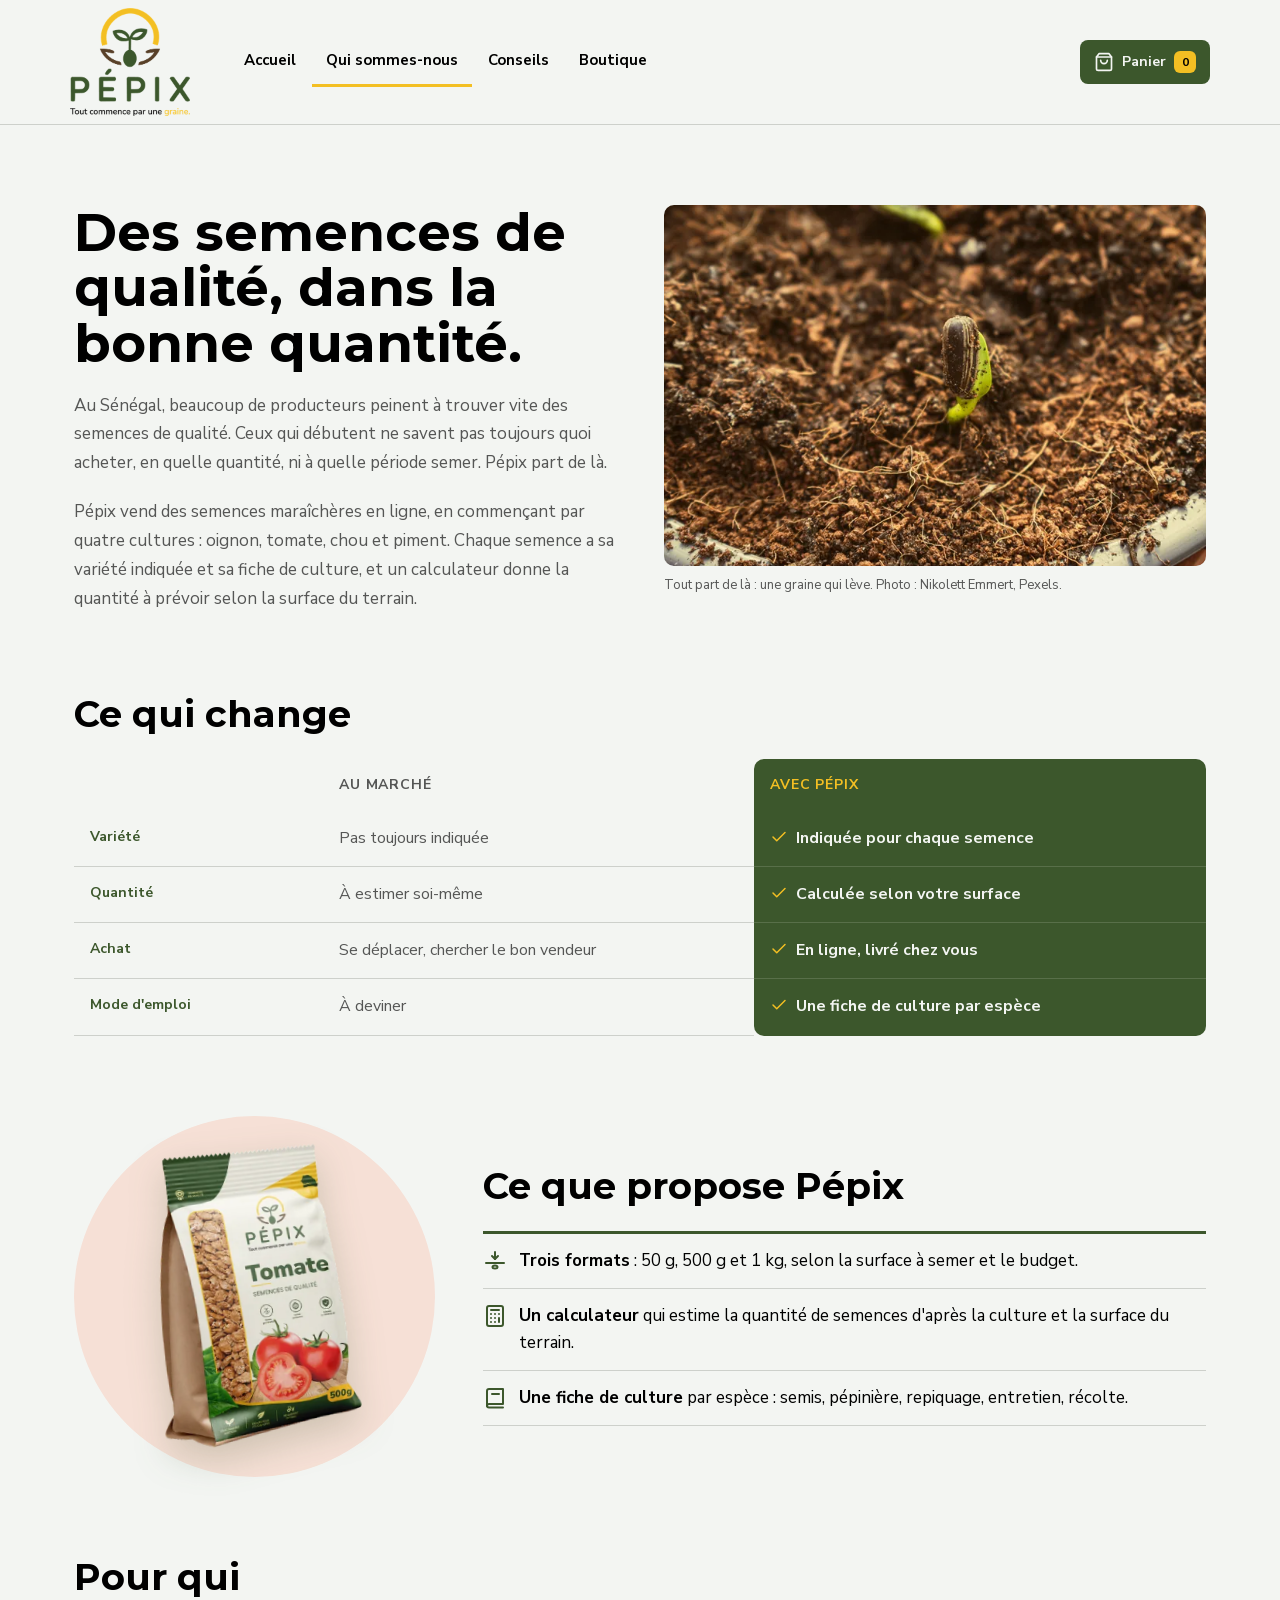
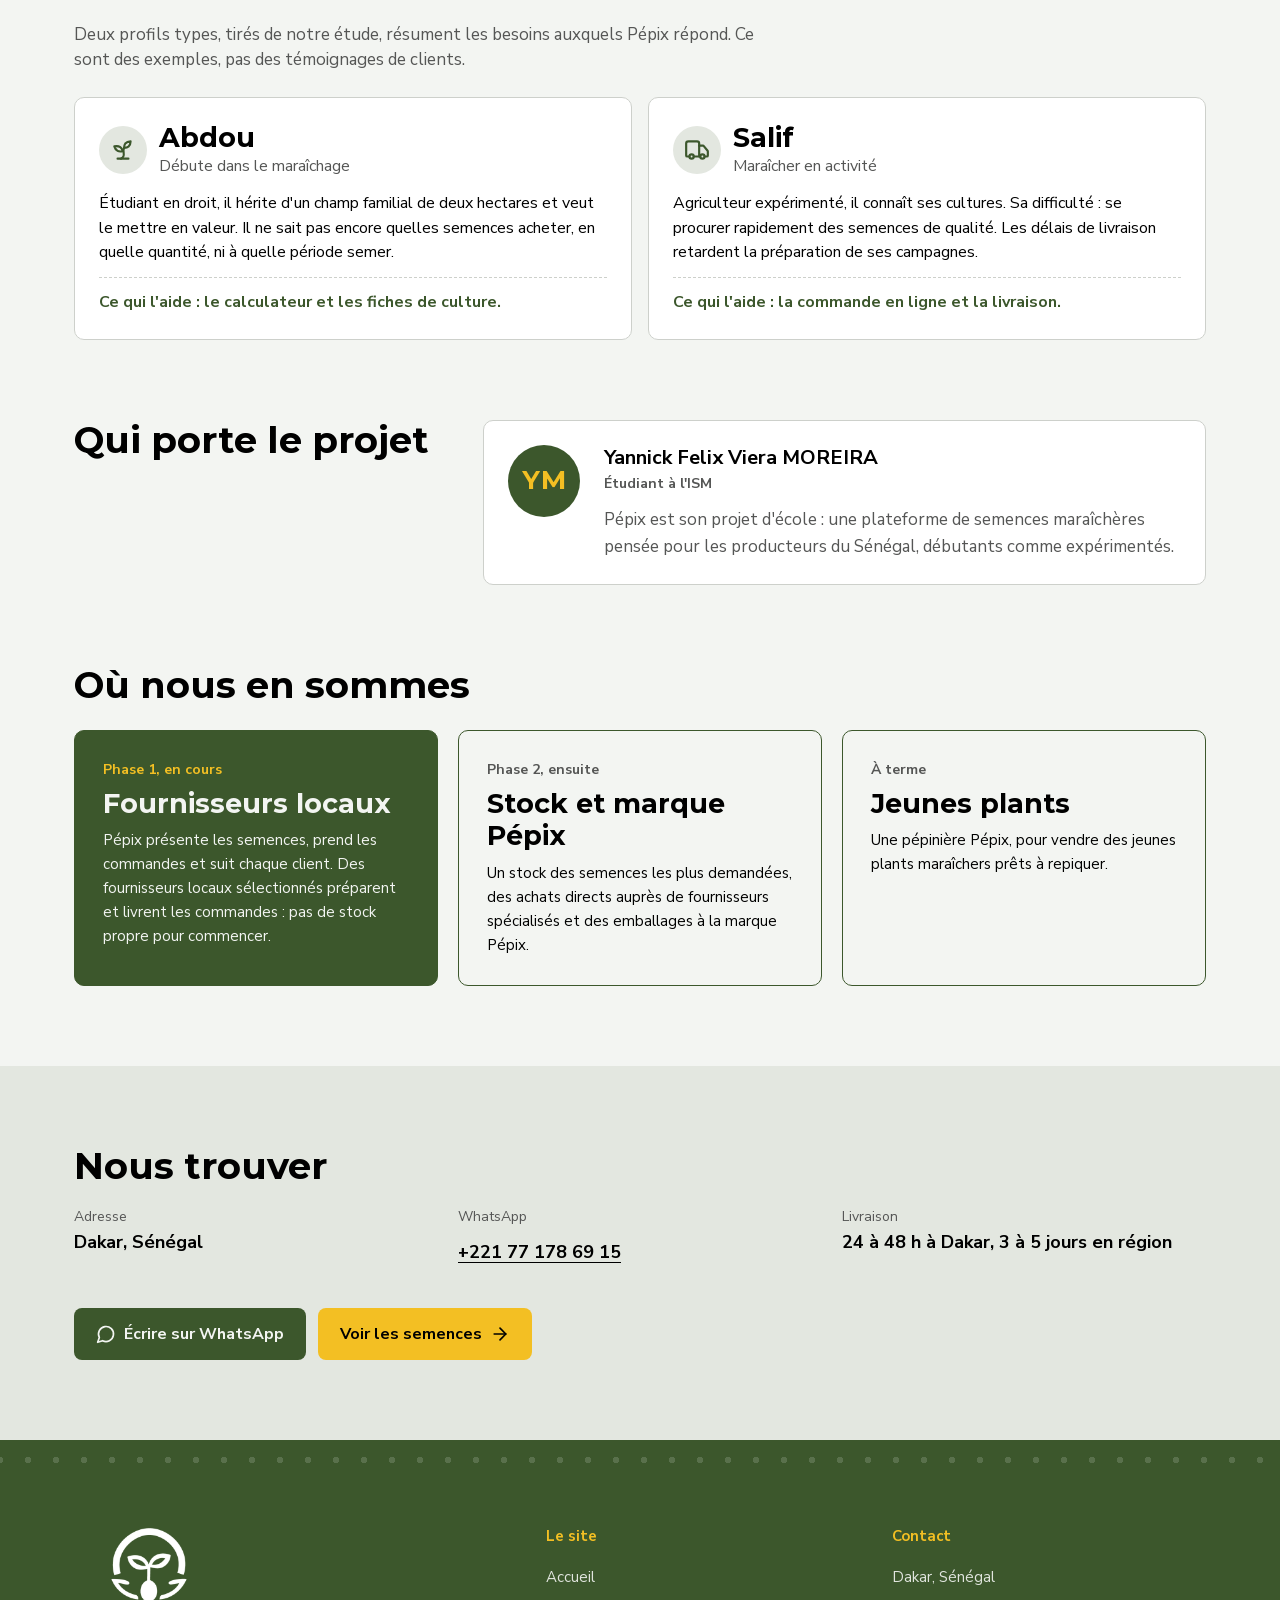
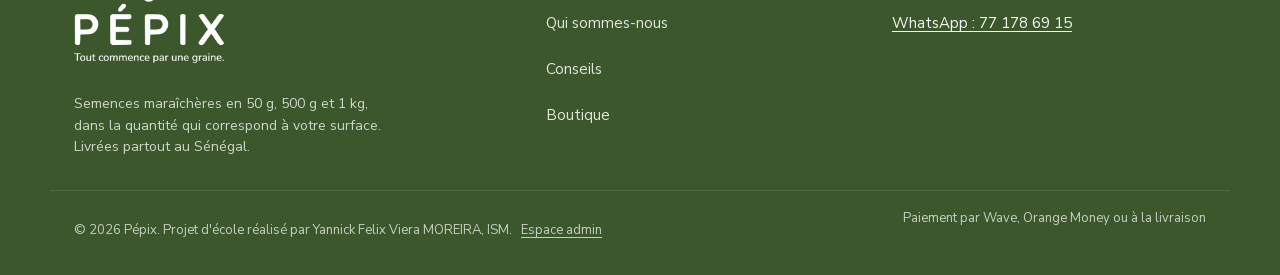
<file: qui-sommes-nous.html>
<!DOCTYPE html>
<html lang="fr">
<head>
  <meta charset="utf-8">
  <meta name="viewport" content="width=device-width, initial-scale=1, viewport-fit=cover">
  <title>Qui sommes-nous, Pépix</title>
  <meta name="description" content="Pépix vend en ligne des semences maraîchères au Sénégal, avec un calculateur de quantité et des fiches de culture, pour les débutants comme pour les maraîchers.">
  <meta name="theme-color" content="#3C572C">
  <meta property="og:title" content="Qui sommes-nous, Pépix">
  <meta property="og:description" content="Pépix vend en ligne des semences maraîchères au Sénégal, avec un calculateur de quantité et des fiches de culture, pour les débutants comme pour les maraîchers.">
  <meta property="og:type" content="website">
  <meta property="og:image" content="https://pepix.pages.dev/img/partage.jpg">
  <meta property="og:image:width" content="1200">
  <meta property="og:image:height" content="630">
  <meta property="og:image:alt" content="Les quatre sachets de semences Pépix : oignon, tomate, chou et piment">
  <meta property="og:locale" content="fr_SN">
  <meta name="twitter:card" content="summary_large_image">
  <meta property="og:url" content="https://pepix.pages.dev/qui-sommes-nous">
  <link rel="canonical" href="https://pepix.pages.dev/qui-sommes-nous">
  <link rel="icon" href="img/favicon-64.png" type="image/png">
  <link rel="apple-touch-icon" href="img/apple-touch-icon.png">
  <!-- Police hébergée sur le site et préchargée : elle arrive avec la page (pas de saut au changement de police) -->
  <link rel="preload" href="fonts/nunito-sans-latin.woff2" as="font" type="font/woff2" crossorigin>
  <link rel="preload" href="fonts/montserrat-700-latin.woff2" as="font" type="font/woff2" crossorigin>
  <link rel="stylesheet" href="css/style.css">
  <script src="js/donnees.js" defer></script>
  <script src="js/main.js" defer></script>
</head>
<body>
  <a class="evitement" href="#contenu">Aller au contenu</a>

  <!-- En-tête (identique sur toutes les pages) -->
  <header class="entete">
    <div class="conteneur">
      <a class="logo" href="index.html" aria-label="Pépix, retour à l'accueil"><img src="img/logo.webp" alt="Pépix" width="120" height="108"></a>
      <nav class="menu" aria-label="Navigation principale">
        <a href="index.html">Accueil</a>
        <a href="qui-sommes-nous.html" aria-current="page">Qui sommes-nous</a>
        <a href="conseils.html">Conseils</a>
        <a href="boutique.html">Boutique</a>
      </nav>
      <button type="button" class="btn-panier" aria-label="Panier 0 article"><svg class="icone" viewBox="0 0 24 24" aria-hidden="true" focusable="false"><path d="M6 2 3 6v14a2 2 0 0 0 2 2h14a2 2 0 0 0 2-2V6l-3-4Z"/><path d="M3 6h18"/><path d="M16 10a4 4 0 0 1-8 0"/></svg>Panier <span class="compteur">0</span></button>
    </div>
  </header>

  <main id="contenu" tabindex="-1">

    <section class="conteneur grille-2 apropos">
      <div class="apropos-texte">
        <h1 class="grand-titre">Des semences de qualité, dans la bonne quantité.</h1>
        <p class="texte-long">Au Sénégal, beaucoup de producteurs peinent à trouver vite des semences de qualité. Ceux qui débutent ne savent pas toujours quoi acheter, en quelle quantité, ni à quelle période semer. Pépix part de là.</p>
        <p class="texte-long">Pépix vend des semences maraîchères en ligne, en commençant par quatre cultures : oignon, tomate, chou et piment. Chaque semence a sa variété indiquée et sa fiche de culture, et un calculateur donne la quantité à prévoir selon la surface du terrain.</p>
      </div>
      <figure class="photo-apropos">
        <img src="img/germination-1200.webp" srcset="img/germination-700.webp 700w, img/germination-1200.webp 1200w"
             sizes="(max-width: 900px) 100vw, 560px" width="1200" height="800"
             alt="Une graine qui germe dans le terreau : la tige verte sort de l'enveloppe brune">
        <figcaption>Tout part de là : une graine qui lève. Photo : Nikolett Emmert, Pexels.</figcaption>
      </figure>
    </section>

    <!-- Comparatif : uniquement ce que le texte ci-dessus affirme déjà -->
    <section class="conteneur comparaison" aria-labelledby="t-comparaison">
      <h2 id="t-comparaison">Ce qui change</h2>
      <table class="comparatif">
        <thead>
          <tr><td></td><th scope="col">Au marché</th><th scope="col" class="col-pepix">Avec Pépix</th></tr>
        </thead>
        <tbody data-apparition>
          <tr><th scope="row">Variété</th><td>Pas toujours indiquée</td><td class="col-pepix"><svg class="icone" viewBox="0 0 24 24" aria-hidden="true" focusable="false"><path d="M20 6 9 17l-5-5"/></svg>Indiquée pour chaque semence</td></tr>
          <tr><th scope="row">Quantité</th><td>À estimer soi-même</td><td class="col-pepix"><svg class="icone" viewBox="0 0 24 24" aria-hidden="true" focusable="false"><path d="M20 6 9 17l-5-5"/></svg>Calculée selon votre surface</td></tr>
          <tr><th scope="row">Achat</th><td>Se déplacer, chercher le bon vendeur</td><td class="col-pepix"><svg class="icone" viewBox="0 0 24 24" aria-hidden="true" focusable="false"><path d="M20 6 9 17l-5-5"/></svg>En ligne, livré chez vous</td></tr>
          <tr><th scope="row">Mode d'emploi</th><td>À deviner</td><td class="col-pepix"><svg class="icone" viewBox="0 0 24 24" aria-hidden="true" focusable="false"><path d="M20 6 9 17l-5-5"/></svg>Une fiche de culture par espèce</td></tr>
        </tbody>
      </table>
    </section>

    <section class="conteneur sachet-contenu" aria-labelledby="t-sachet">
      <figure class="sachet-visuel">
        <img src="img/sachet-tomate-detoure.webp" width="294" height="440" loading="lazy"
             alt="Sachet de semences de tomate Pépix de 500 g : l'emballage de la marque">
      </figure>
      <div class="sachet-texte">
      <h2 id="t-sachet">Ce que propose Pépix</h2>
      <ul data-apparition>
        <li><svg class="icone" viewBox="0 0 24 24" aria-hidden="true" focusable="false"><path d="M12 3v7"/><path d="m9 7 3 3 3-3"/><path d="M3 14h18"/><ellipse cx="12" cy="18" rx="2.5" ry="1.5"/></svg><span><strong>Trois formats</strong> : 50 g, 500 g et 1 kg, selon la surface à semer et le budget.</span></li>
        <li><svg class="icone" viewBox="0 0 24 24" aria-hidden="true" focusable="false"><rect width="16" height="20" x="4" y="2" rx="2"/><path d="M8 6h8"/><path d="M16 14v4"/><path d="M16 10h.01"/><path d="M12 10h.01"/><path d="M8 10h.01"/><path d="M12 14h.01"/><path d="M8 14h.01"/><path d="M12 18h.01"/><path d="M8 18h.01"/></svg><span><strong>Un calculateur</strong> qui estime la quantité de semences d'après la culture et la surface du terrain.</span></li>
        <li><svg class="icone" viewBox="0 0 24 24" aria-hidden="true" focusable="false"><path d="M4 19.5V5a2 2 0 0 1 2-2h14v15H6a2 2 0 0 0-2 2Z"/><path d="M4 19.5A2 2 0 0 0 6 21.5h14"/><path d="M9 8h7"/></svg><span><strong>Une fiche de culture</strong> par espèce : semis, pépinière, repiquage, entretien, récolte.</span></li>
      </ul>
      </div>
    </section>

    <!-- Pour qui : les deux profils du business plan, présentés comme des exemples et non comme des avis clients -->
    <section class="conteneur pour-qui" aria-labelledby="t-pour-qui">
      <h2 id="t-pour-qui">Pour qui</h2>
      <p>Deux profils types, tirés de notre étude, résument les besoins auxquels Pépix répond. Ce sont des exemples, pas des témoignages de clients.</p>
      <ul class="profils" data-apparition>
        <li class="profil">
          <div class="profil-tete">
            <span class="profil-picto"><svg class="icone" viewBox="0 0 24 24" aria-hidden="true" focusable="false"><path d="M7 20h10"/><path d="M10 20c5.5-2.5.8-6.4 3-10"/><path d="M9.5 9.4c1.1.8 1.8 2.2 2.3 3.7-2 .4-3.5.4-4.8-.3-1.2-.6-2.3-1.9-3-4.2 2.8-.5 4.4 0 5.5.8z"/><path d="M14.1 6a7 7 0 0 0-1.1 4c1.9-.1 3.3-.6 4.3-1.4 1-1 1.6-2.3 1.7-4.6-2.7.1-4 1-4.9 2z"/></svg></span>
            <div><h3>Abdou</h3><p class="profil-role">Débute dans le maraîchage</p></div>
          </div>
          <p>Étudiant en droit, il hérite d'un champ familial de deux hectares et veut le mettre en valeur. Il ne sait pas encore quelles semences acheter, en quelle quantité, ni à quelle période semer.</p>
          <p class="profil-besoin">Ce qui l'aide : le calculateur et les fiches de culture.</p>
        </li>
        <li class="profil">
          <div class="profil-tete">
            <span class="profil-picto"><svg class="icone" viewBox="0 0 24 24" aria-hidden="true" focusable="false"><path d="M14 18V6a2 2 0 0 0-2-2H4a2 2 0 0 0-2 2v11a1 1 0 0 0 1 1h2"/><path d="M15 18H9"/><path d="M19 18h2a1 1 0 0 0 1-1v-3.65a1 1 0 0 0-.22-.62l-3.48-4.35A1 1 0 0 0 17.52 8H14"/><circle cx="17" cy="18" r="2"/><circle cx="7" cy="18" r="2"/></svg></span>
            <div><h3>Salif</h3><p class="profil-role">Maraîcher en activité</p></div>
          </div>
          <p>Agriculteur expérimenté, il connaît ses cultures. Sa difficulté : se procurer rapidement des semences de qualité. Les délais de livraison retardent la préparation de ses campagnes.</p>
          <p class="profil-besoin">Ce qui l'aide : la commande en ligne et la livraison.</p>
        </li>
      </ul>
    </section>

    <section class="conteneur porteur" aria-labelledby="t-porteur">
      <h2 id="t-porteur">Qui porte le projet</h2>
      <div class="porteur-carte">
        <span class="porteur-initiales" aria-hidden="true">YM</span>
        <div>
          <p class="porteur-nom">Yannick Felix Viera MOREIRA</p>
          <p class="porteur-role">Étudiant à l'ISM</p>
          <p class="porteur-texte">Pépix est son projet d'école : une plateforme de semences maraîchères pensée pour les producteurs du Sénégal, débutants comme expérimentés.</p>
        </div>
      </div>
    </section>

    <section class="conteneur feuille-route" aria-labelledby="t-route">
      <h2 id="t-route">Où nous en sommes</h2>
      <ol class="phases" data-apparition>
        <li class="phase active">
          <p class="phase-etat">Phase 1, en cours</p>
          <h3>Fournisseurs locaux</h3>
          <p>Pépix présente les semences, prend les commandes et suit chaque client. Des fournisseurs locaux sélectionnés préparent et livrent les commandes : pas de stock propre pour commencer.</p>
        </li>
        <li class="phase">
          <p class="phase-etat">Phase 2, ensuite</p>
          <h3>Stock et marque Pépix</h3>
          <p>Un stock des semences les plus demandées, des achats directs auprès de fournisseurs spécialisés et des emballages à la marque Pépix.</p>
        </li>
        <li class="phase">
          <p class="phase-etat">À terme</p>
          <h3>Jeunes plants</h3>
          <p>Une pépinière Pépix, pour vendre des jeunes plants maraîchers prêts à repiquer.</p>
        </li>
      </ol>
    </section>

    <section class="contacts" aria-labelledby="t-contact">
      <div class="conteneur">
        <h2 id="t-contact">Nous trouver</h2>
        <dl>
          <div><dt>Adresse</dt><dd>Dakar, Sénégal</dd></div>
          <div><dt>WhatsApp</dt><dd><a href="https://wa.me/221771786915?text=Bonjour%20P%C3%A9pix%2C%20j%27ai%20une%20question%20sur%20mes%20cultures." data-wa target="_blank" rel="noopener">+221 77 178 69 15</a></dd></div>
          <div><dt>Livraison</dt><dd>24 à 48 h à Dakar, 3 à 5 jours en région</dd></div>
        </dl>
        <div class="contacts-actions">
          <a class="btn btn-sombre" href="https://wa.me/221771786915?text=Bonjour%20P%C3%A9pix%2C%20j%27ai%20une%20question%20sur%20mes%20cultures." data-wa target="_blank" rel="noopener"><svg class="icone" viewBox="0 0 24 24" aria-hidden="true" focusable="false"><path d="M7.9 20A9 9 0 1 0 4 16.1L2 22Z"/></svg>Écrire sur WhatsApp</a>
          <a class="btn btn-jaune" href="boutique.html">Voir les semences<svg class="icone" viewBox="0 0 24 24" aria-hidden="true" focusable="false"><path d="M5 12h14"/><path d="m12 5 7 7-7 7"/></svg></a>
        </div>
      </div>
    </section>
  </main>

  <!-- Pied de page -->
  <footer class="pied">
    <div class="conteneur pied-haut">
      <div class="pied-marque">
        <img class="pied-logo" src="img/logo-blanc.webp" alt="Pépix, tout commence par une graine." width="160" height="143" loading="lazy">
        <p>Semences maraîchères en 50 g, 500 g et 1 kg, dans la quantité qui correspond à votre surface. Livrées partout au Sénégal.</p>
      </div>
      <div>
        <h2>Le site</h2>
        <ul><li><a href="index.html">Accueil</a></li><li><a href="qui-sommes-nous.html">Qui sommes-nous</a></li><li><a href="conseils.html">Conseils</a></li><li><a href="boutique.html">Boutique</a></li></ul>
      </div>
      <div>
        <h2>Contact</h2>
        <ul>
          <li><span>Dakar, Sénégal</span></li>
          <li><a href="https://wa.me/221771786915?text=Bonjour%20P%C3%A9pix%2C%20j%27ai%20une%20question%20sur%20mes%20cultures." data-wa target="_blank" rel="noopener">WhatsApp : 77 178 69 15</a></li>
        </ul>
      </div>
    </div>
    <div class="conteneur pied-bas">
      <span>© 2026 Pépix. Projet d'école réalisé par Yannick Felix Viera MOREIRA, ISM. <a href="admin.html" class="lien-admin">Espace admin</a></span>
      <span>Paiement par Wave, Orange Money ou à la livraison</span>
    </div>
  </footer>

  <!-- Barre de navigation mobile (sous 720 px), à portée de pouce -->
  <nav class="nav-bas" aria-label="Navigation mobile">
    <a href="index.html"><svg class="icone" viewBox="0 0 24 24" aria-hidden="true" focusable="false"><path d="M3 10.5 12 3l9 7.5"/><path d="M5 9.5V21h5v-6h4v6h5V9.5"/></svg><span>Accueil</span></a>
    <a href="boutique.html"><svg class="icone" viewBox="0 0 24 24" aria-hidden="true" focusable="false"><path d="M6 2 3 6v14a2 2 0 0 0 2 2h14a2 2 0 0 0 2-2V6l-3-4Z"/><path d="M3 6h18"/><path d="M16 10a4 4 0 0 1-8 0"/></svg><span>Boutique</span></a>
    <a href="conseils.html"><svg class="icone" viewBox="0 0 24 24" aria-hidden="true" focusable="false"><path d="M4 19.5V5a2 2 0 0 1 2-2h14v15H6a2 2 0 0 0-2 2Z"/><path d="M4 19.5A2 2 0 0 0 6 21.5h14"/><path d="M9 8h7"/></svg><span>Conseils</span></a>
    <a href="qui-sommes-nous.html" aria-current="page"><svg class="icone" viewBox="0 0 24 24" aria-hidden="true" focusable="false"><circle cx="12" cy="12" r="10"/><path d="M12 16v-5"/><path d="M12 8h.01"/></svg><span>À propos</span></a>
    <button type="button" class="btn-panier nav-bas-panier" aria-label="Panier 0 article"><span class="nav-bas-icone"><svg class="icone" viewBox="0 0 24 24" aria-hidden="true" focusable="false"><circle cx="8" cy="21" r="1"/><circle cx="19" cy="21" r="1"/><path d="M2.05 2.05h2l2.66 12.42a2 2 0 0 0 2 1.58h9.78a2 2 0 0 0 1.95-1.57l1.65-7.43H5.12"/></svg></span><span>Panier</span> <span class="compteur">0</span></button>
  </nav>

</body>
</html>
</file>
<file: css/style.css>
/* ==========================================================
   Pépix · Semences maraîchères
   Feuille de style unique du site

   Direction : le site prolonge le sachet Pépix.
   Couleurs et polices du sachet, angles francs, filets plutôt
   qu'ombres, et de vraies informations à la place des décorations.
   ========================================================== */

/* ---------- Police : Nunito Sans (licence OFL), hébergée sur le site ----------
   Fichier variable, graisses 200 à 1000, jeu de caractères latin (celui que Google Fonts sert pour le français). */
@font-face {
  font-family: 'Nunito Sans';
  font-style: normal;
  font-weight: 200 1000;
  font-display: swap;
  src: url(../fonts/nunito-sans-latin.woff2) format('woff2');
  unicode-range: U+0000-00FF, U+0131, U+0152-0153, U+02BB-02BC, U+02C6, U+02DA, U+02DC, U+0304, U+0308, U+0329, U+2000-206F, U+20AC, U+2122, U+2191, U+2193, U+2212, U+2215, U+FEFF, U+FFFD;
}

/* Montserrat Bold (licence OFL), hébergée sur le site : titres, chiffres clés, accroches (charte graphique) */
@font-face {
  font-family: 'Montserrat';
  font-style: normal;
  font-weight: 700;
  font-display: swap;
  src: url(../fonts/montserrat-700-latin.woff2) format('woff2');
  unicode-range: U+0000-00FF, U+0131, U+0152-0153, U+02BB-02BC, U+02C6, U+02DA, U+02DC, U+0304, U+0308, U+0329, U+2000-206F, U+20AC, U+2122, U+2191, U+2193, U+2212, U+2215, U+FEFF, U+FFFD;
}

/* ---------- Couleurs, polices, rythme ---------- */
:root {
  /* Palette de la charte graphique Pépix v1.0 (cinq rôles + deux neutres) */
  --principale: #3C572C;   /* vert Pépix : titres de marque, boutons, bandeaux (7,4:1 sur clair) */
  --principale-fonce: #2C4220; /* survol des boutons verts */
  --secondaire: #F3BF23;   /* jaune du soleil : accents, jamais de texte clair dessus */
  --accent: #B28C0F;       /* or : détails sur fond sombre, texte sombre dessus */
  --sombre: #000000;       /* texte courant */
  --claire: #F3F5F2;       /* fond des pages */
  --neutre-1: #555655;     /* texte secondaire (6,9:1 sur clair) */
  --neutre-2: #AAACA9;     /* filets, éléments inactifs */

  /* Noms utilisés dans le reste de la feuille, rattachés à la charte */
  --vert-fonce: var(--principale);
  --vert: var(--principale);
  --jaune: var(--secondaire);
  --kraft: #E3E7E0;        /* surface douce : teinte claire du vert principal */
  --papier: var(--claire);
  --blanc: #FFFFFF;
  --terre: var(--neutre-1);
  --texte-doux: var(--neutre-1);
  --filet: #CDD0CB;
  --erreur: #B3261E;

  --titre: 'Montserrat', system-ui, sans-serif;   /* Montserrat Bold : titres, chiffres clés, accroches */
  --corps: 'Nunito Sans', system-ui, sans-serif;  /* Nunito Sans : textes, légendes, interfaces */

  --surligne: #E6EBE2;     /* colonne du mois en cours dans le calendrier */

  /* Espacement, échelle de 4 px */
  --e-1: 4px;  --e-2: 8px;  --e-3: 12px; --e-4: 16px; --e-5: 24px;
  --e-6: 32px; --e-7: 48px; --e-8: 64px; --e-9: 80px;
  --section: clamp(48px, 7vw, 80px);      /* padding vertical de toute section */
  --gouttiere: clamp(16px, 3vw, 24px);    /* padding latéral des conteneurs */

  /* Typographie : hiérarchie de la charte (Titre 1 40 pt, Titre 2 28 pt, Titre 3 20 pt) */
  --t-h1: clamp(34px, 5vw, 53px);     /* .grand-titre */
  --t-h2: clamp(26px, 3.2vw, 37px);
  --t-h3: clamp(20px, 2.2vw, 27px);
  --t-corps: 16px;
  --t-petit: 14px;                    /* plancher, sauf crédits photo */
  --t-label: 14px;                    /* libellés de repères et pastilles */

  /* Rayons */
  --r-petit: 6px;    /* repères, pastilles, vignettes */
  --r: 8px;          /* boutons, champs */
  --r-carte: 10px;   /* cartes, fiches, calendrier */
  --r-fenetre: 14px; /* fenêtre fiche produit */

  /* Ombres : réservées à ce qui flotte au-dessus de la page */
  --ombre-flottante: 0 8px 24px rgba(0, 0, 0, .2);
  --ombre-fenetre: 0 24px 48px rgba(0, 0, 0, .22);

  /* Mouvement : les fermetures sont plus courtes que les ouvertures */
  --instant: 100ms;                            /* appui */
  --rapide: 160ms;                             /* survol, fermeture */
  --normal: 240ms;                             /* ouverture */
  --courbe: cubic-bezier(.2, .7, .2, 1);       /* entrée (décélère) */
  --courbe-sortie: cubic-bezier(.4, 0, 1, 1);  /* sortie (accélère) */
}

* { box-sizing: border-box; }
html { scroll-behavior: smooth; }

body {
  margin: 0;
  background: var(--papier);
  color: var(--sombre);
  font-family: var(--corps);
  font-size: 16px;
  line-height: 1.5;
  -webkit-font-smoothing: antialiased;
  min-height: 100vh;
  display: flex;
  flex-direction: column;
}

main { flex: 1; }
main:focus { outline: none; }
button { font-family: inherit; cursor: pointer; color: inherit; }
a { color: inherit; text-decoration: none; }
img, svg { display: block; }
p { margin: 0; }

:focus-visible { outline: 3px solid var(--jaune); outline-offset: 3px; }

@media (prefers-reduced-motion: reduce) {
  *, *::before, *::after { transition: none !important; animation: none !important; scroll-behavior: auto !important; }
  /* Appui et survol : la couleur seule, sans échelle ni déplacement */
  .btn:active, .btn-rond:active, .btn-panier:active, .carte:hover, .carte:active { transform: none !important; }
}

.evitement {
  position: absolute; left: 16px; top: -60px; z-index: 50;
  background: var(--vert-fonce); color: var(--papier); padding: 10px 16px; border-radius: 8px; font-weight: 700;
}
.evitement:focus { top: 12px; }

.sr-only { position: absolute; width: 1px; height: 1px; padding: 0; margin: -1px; overflow: hidden; clip: rect(0 0 0 0); white-space: nowrap; border: 0; }

.conteneur { max-width: 1180px; margin: 0 auto; padding-left: var(--gouttiere); padding-right: var(--gouttiere); }

h1, h2, h3, .titre { font-family: var(--titre); font-weight: 700; margin: 0; line-height: 1.1; }
h3 { line-height: 1.2; }
.grand-titre { font-size: var(--t-h1); line-height: 1.05; text-wrap: balance; max-width: 16ch; }
.jaune { color: var(--jaune); }

.icone { width: 20px; height: 20px; flex-shrink: 0; fill: none; stroke: currentColor; stroke-width: 2; stroke-linecap: round; stroke-linejoin: round; }

/* ---------- Liens et boutons ---------- */
.lien {
  color: var(--vert); font-weight: 700; text-decoration: underline; text-decoration-thickness: 2px; text-underline-offset: 5px;
  transition: color var(--rapide), text-decoration-thickness var(--rapide);
}
.lien:hover { color: var(--vert-fonce); text-decoration-thickness: 3px; }

.btn {
  border: 0; border-radius: var(--r); font-size: 16px; font-weight: 700;
  padding: 14px 22px; min-height: 48px;
  display: inline-flex; align-items: center; justify-content: center; gap: 8px;
  transition: background-color var(--rapide), color var(--rapide), transform var(--instant) var(--courbe);
}
/* Appui : le bouton s'enfonce légèrement (sans échelle si le mouvement est réduit, voir plus bas) */
.btn:active, .btn-rond:active, .btn-panier:active { transform: scale(.97); }
.btn-vert { background: var(--vert); color: #fff; }
.btn-vert:hover { background: var(--principale-fonce); }
.btn-jaune { background: var(--jaune); color: var(--sombre); }
.btn-jaune:hover { background: #F6CB4A; }
.btn-sombre { background: var(--vert-fonce); color: var(--papier); }
.btn-sombre:hover { background: var(--principale-fonce); }
.btn-contour { background: transparent; color: var(--vert-fonce); box-shadow: inset 0 0 0 2px var(--vert-fonce); }
.btn-contour:hover { background: var(--vert-fonce); color: var(--papier); }
.btn-rond {
  border: 0; background: var(--kraft); width: 44px; height: 44px; border-radius: 50%;
  color: var(--vert-fonce); flex-shrink: 0; display: flex; align-items: center; justify-content: center;
  transition: background-color var(--rapide), transform var(--instant) var(--courbe);
}
.btn-rond:hover { background: var(--filet); }
.boutons { display: flex; gap: 12px; flex-wrap: wrap; }

/* ---------- En-tête ---------- */
.entete { position: sticky; top: 0; z-index: 10; background: var(--papier); border-bottom: 1px solid var(--filet); }
.entete .conteneur {
  padding: 8px 20px; display: flex; align-items: center; justify-content: space-between;
  column-gap: 40px; row-gap: 4px; flex-wrap: wrap;
}
.logo img { width: 120px; height: auto; }   /* charte : 120 px de large au minimum à l'écran */

.menu { display: flex; gap: 2px; flex: 1 1 300px; overflow-x: auto; scrollbar-width: none; min-width: 0; }
.menu::-webkit-scrollbar { display: none; }
.menu a {
  padding: 12px 14px; min-height: 44px; white-space: nowrap;
  font-size: 15px; font-weight: 700; display: flex; align-items: center;
  border-bottom: 3px solid transparent;
}
.menu a:hover { border-bottom-color: var(--filet); }
.menu a[aria-current="page"] { border-bottom-color: var(--jaune); }

.btn-panier {
  border: 0; display: flex; align-items: center; gap: 8px;
  background: var(--vert-fonce); color: var(--papier);
  min-height: 44px; padding: 10px 14px; border-radius: var(--r); font-weight: 700; font-size: 14px;
  transition: background-color var(--rapide), transform var(--instant) var(--courbe);
}
.btn-panier:hover { background: var(--principale-fonce); }
.btn-panier .compteur {
  background: var(--jaune); color: var(--sombre); border-radius: 6px;
  min-width: 22px; height: 22px; padding: 0 6px; display: flex; align-items: center; justify-content: center; font-size: 12px;
}
.btn-panier .compteur.saut { animation: saut 420ms var(--courbe); }
@keyframes saut { 40% { transform: scale(1.35); } }

/* Barre du bas : mobile uniquement */
.nav-bas { display: none; }
@media (max-width: 720px) {
  .menu { display: none; }
  /* Mobile : l'en-tête (logo à 120 px) défile avec la page ; le panier passe dans la barre du bas */
  .entete { position: static; }
  .entete .conteneur { padding: 8px 16px; }
  .entete .btn-panier { display: none; }
  body { padding-bottom: calc(64px + env(safe-area-inset-bottom, 0px)); }
  .nav-bas {
    display: grid; grid-template-columns: repeat(5, 1fr);
    position: fixed; left: 0; right: 0; bottom: 0; z-index: 20;
    background: var(--papier); border-top: 1px solid var(--filet);
    padding-bottom: env(safe-area-inset-bottom, 0px);
  }
  .nav-bas a {
    min-height: 64px; display: flex; flex-direction: column; align-items: center; justify-content: center; gap: 3px;
    font-size: 12px; font-weight: 700; color: var(--terre); border-top: 3px solid transparent; touch-action: manipulation;
  }
  .nav-bas .icone { width: 22px; height: 22px; }
  .nav-bas a[aria-current="page"] { color: var(--vert-fonce); border-top-color: var(--jaune); }
  .nav-bas a:active { background: var(--kraft); }
  .nav-bas .nav-bas-panier {
    min-height: 64px; flex-direction: column; justify-content: center; gap: 3px; padding: 0; border-radius: 0;
    background: none; color: var(--terre); font-size: 12px; border-top: 3px solid transparent; touch-action: manipulation;
  }
  .nav-bas .nav-bas-panier:hover { background: none; }
  .nav-bas .nav-bas-panier:active { background: var(--kraft); transform: none; }
  .nav-bas .nav-bas-panier[aria-expanded="true"] { color: var(--vert-fonce); border-top-color: var(--jaune); }
  .nav-bas-icone { display: flex; }
    /* Compteur après le mot « Panier » (nom accessible), posé visuellement sur l'icône */
  .nav-bas .nav-bas-panier { position: relative; }
  .nav-bas-panier .compteur { position: absolute; top: 6px; left: calc(50% + 6px); min-width: 20px; height: 18px; font-size: 11px; padding: 0 5px; }
}
@media (min-width: 721px) { .nav-bas-panier { display: none; } }

/* ---------- Accueil : vidéo + étiquette du sachet ---------- */
.heros-video {
  position: relative; isolation: isolate; overflow: hidden;
  background: var(--vert-fonce) url(../img/pepinieres-poster.webp) center / cover no-repeat;
  min-height: min(84vh, 760px); display: flex; align-items: flex-end;
}
.heros-fond { position: absolute; inset: 0; width: 100%; height: 100%; object-fit: cover; z-index: -1; }
.heros-cadre { width: 100%; }
.etiquette {
  background: var(--vert-fonce); color: var(--papier);
  max-width: 640px; padding: 40px 44px 36px; border-radius: 14px 14px 0 0;
  display: flex; flex-direction: column; gap: 18px;
}
.etiquette h1 { font-size: clamp(40px, 5.6vw, 68px); line-height: 1.05; }
.etiquette p { font-size: 18px; line-height: 1.55; max-width: 34em; color: rgba(243, 245, 242, .92); }
.etiquette-actions { display: flex; align-items: center; gap: 24px; flex-wrap: wrap; margin-top: 4px; }
.lien-clair { color: var(--papier); font-weight: 700; text-decoration: underline; text-decoration-thickness: 2px; text-underline-offset: 5px; }
.lien-clair:hover { color: var(--jaune); }

.video-bouton {
  position: absolute; right: 24px; bottom: 24px; width: 44px; height: 44px; border-radius: 50%; border: 0;
  background: rgba(243, 245, 242, .9); color: var(--vert-fonce); display: flex; align-items: center; justify-content: center;
}
.video-bouton:hover { background: var(--papier); }
.video-bouton[hidden] { display: none; }
.video-credit {
  position: absolute; right: 80px; bottom: 36px; font-size: 12px; color: var(--papier);
  text-shadow: 0 1px 3px rgba(0, 0, 0, .6);
}

/* Mobile : le héros remplit l'écran visible (entre l'en-tête et la barre du bas),
   la vidéo en haut, l'étiquette du sachet posée dessus en bas */
@media (max-width: 720px) {
  .heros-video {
    min-height: calc(100vh - 188px); min-height: calc(100svh - 188px);
    padding-top: 150px; align-items: flex-end;
  }
  /* Avec le bandeau d'annonce (43 px), le héros tient toujours dans l'écran */
  body:has(.annonce) .heros-video { min-height: calc(100vh - 231px); min-height: calc(100svh - 231px); }
  .heros-video::before {
    content: ""; position: absolute; inset: 0 0 auto; height: 96px; z-index: 0; pointer-events: none;
    background: linear-gradient(rgba(0, 0, 0, .35), transparent);
  }
  .heros-cadre { padding: 0; position: relative; z-index: 1; }
  .etiquette {
    max-width: none; border-radius: 22px 22px 0 0; padding: 26px 20px 22px; gap: 14px;
    box-shadow: 0 -12px 32px rgba(0, 0, 0, .18);
  }
  .etiquette h1 { font-size: clamp(32px, 9.4vw, 44px); line-height: 1.05; }
  .etiquette p { font-size: 16.5px; line-height: 1.5; }
  .etiquette-actions { display: grid; gap: 4px; margin-top: 6px; }
  .etiquette-actions .btn { width: 100%; min-height: 52px; font-size: 17px; }
  .etiquette-actions .lien-clair { justify-self: center; min-height: 44px; display: inline-flex; align-items: center; padding-block: 0; }
  .video-bouton { top: 14px; bottom: auto; right: 14px; z-index: 1; }
  .video-credit { top: 26px; bottom: auto; right: auto; left: 16px; z-index: 1; }
}
@media (max-width: 720px) and (max-height: 640px) {
  .heros-video { padding-top: 110px; }
  .etiquette p { font-size: 15.5px; }
}

/* ---------- Accueil : déclaration ---------- */
.declaration { padding-top: 72px; padding-bottom: 24px; }
.declaration p {
  font-family: var(--titre); font-weight: 700; font-size: clamp(22px, 2.8vw, 32px); line-height: 1.3;
  max-width: 28em; text-wrap: pretty;
}

/* ---------- Sections ---------- */
.section { padding-block: var(--section); }
.section-suite { padding-top: 0; }   /* section qui suit une intro */
.section-titre { display: flex; justify-content: space-between; align-items: baseline; gap: 16px; flex-wrap: wrap; margin-bottom: 24px; }
.section h2 { font-size: var(--t-h2); line-height: 1.1; }

/* ---------- Cartes produit (façon sachet) ---------- */
.produits { display: grid; grid-template-columns: repeat(auto-fit, minmax(min(100%, 230px), 1fr)); gap: clamp(12px, 2vw, 20px); }
@media (max-width: 520px) { .produits { grid-template-columns: repeat(2, 1fr); } }
.carte {
  position: relative; cursor: pointer; background: var(--blanc); border: 1px solid var(--filet); border-radius: var(--r-carte);
  overflow: hidden; display: flex; flex-direction: column;
  transition: border-color var(--rapide), transform var(--rapide) var(--courbe);
}
/* Survol au pointeur seulement (pas d'effet collant au doigt), appui partout */
@media (hover: hover) { .carte:hover { border-color: var(--vert-fonce); transform: translateY(-2px); } }
.carte:active { transform: scale(.99); transition-duration: var(--instant); }
.carte-image { aspect-ratio: 5 / 6; border-bottom: 1px solid var(--filet); }
.carte-corps { padding: clamp(12px, 2vw, 18px); display: flex; flex-direction: column; gap: 4px; flex: 1; }
.carte h3 { font-size: var(--t-h3); }
.carte-ouvrir { border: 0; background: none; padding: 0; font: inherit; text-align: left; }
.carte-ouvrir::after { content: ''; position: absolute; inset: 0; }
.carte-ouvrir:focus-visible { outline: none; }
.carte:has(.carte-ouvrir:focus-visible) { outline: 3px solid var(--jaune); outline-offset: 3px; }
.variete { font-size: 14px; color: var(--terre); }
.carte-reperes { margin: 10px 0 0; padding-top: 10px; border-top: 1px dashed var(--filet); display: grid; grid-template-columns: 1fr 1fr; gap: 8px; font-size: var(--t-label); }
.carte-reperes dt { color: var(--terre); }
.carte-reperes dd { margin: 0; font-weight: 700; line-height: 1.3; }
.carte-pied { display: flex; flex-wrap: wrap; justify-content: space-between; align-items: center; margin-top: auto; padding-top: 14px; gap: 8px; }
.carte-pied strong { font-family: var(--titre); font-weight: 700; font-size: clamp(16px, 2.6vw, 19px); white-space: nowrap; }
.carte-pied strong small { font-family: var(--corps); font-weight: 400; font-size: 14px; color: var(--terre); }
.carte-pied .btn { position: relative; z-index: 1; flex: 1 0 auto; min-height: 44px; padding: 10px 14px; font-size: 14px; }
.btn.ajoute { background: var(--vert); color: #fff; }
/* Boutons jaunes (ajout au panier) : pas de fondu de couleur. Le passage jaune / vert « Ajouté »
   change aussi la couleur du texte, et le fondu croisait des paires sous le contraste AA. */
.btn-jaune, .btn.ajoute { transition: transform var(--instant) var(--courbe); }
@media (max-width: 520px) { .carte-reperes { grid-template-columns: 1fr; } }
/* Pastille de saison, posée en haut à gauche du visuel (hors de l'image role="img") */
.pastille-saison {
  position: absolute; top: var(--e-2); left: var(--e-2); z-index: 1; max-width: calc(100% - 16px); pointer-events: none;
  display: inline-flex; align-items: flex-start; gap: var(--e-1);
  background: var(--vert-fonce); color: var(--papier); border-radius: var(--r-petit); padding: var(--e-1) var(--e-2);
  font-size: var(--t-label); font-weight: 700; line-height: 1.3;
}
.pastille-saison .icone { width: 16px; height: 16px; margin-top: 1px; }

/* Images produit : un visuel par sachet */
.carte-image { background-size: cover; background-position: center; }
.photo-oignon { background-image: url(../img/sachet-oignon.webp); }
.photo-tomate { background-image: url(../img/sachet-tomate.webp); }
.photo-chou   { background-image: url(../img/sachet-chou.webp); }
.photo-piment { background-image: url(../img/sachet-piment.webp); }

/* ---------- Accueil : ce mois-ci (almanach + sachets) ---------- */
.mois-tete { display: flex; justify-content: space-between; align-items: flex-end; gap: var(--e-4) var(--e-6); flex-wrap: wrap; margin-bottom: var(--e-6); }
.mois-texte { display: flex; flex-direction: column; gap: var(--e-3); max-width: 40em; }
.mois-pastille {
  align-self: flex-start; display: inline-flex; align-items: center; gap: 6px;
  background: var(--jaune); color: var(--sombre); border-radius: 999px; padding: 6px 14px 6px 10px;
  font-size: var(--t-label); font-weight: 700; letter-spacing: .06em; text-transform: uppercase;
}
.mois-pastille .icone { width: 18px; height: 18px; }
.mois-texte h2 { font-size: var(--t-h2); line-height: 1.1; text-wrap: balance; }
.mois-texte h2 + p { font-size: 17px; line-height: 1.6; color: var(--texte-doux); text-wrap: pretty; }
.mois-tete .lien { white-space: nowrap; }

/* ---------- Accueil : comment ça marche (étapes et garanties) ---------- */
.comment { background: var(--kraft); }
.comment .conteneur { padding-block: var(--section); display: flex; flex-direction: column; gap: var(--e-6); align-items: flex-start; }
.comment h2 { font-size: var(--t-h2); line-height: 1.1; }
.etapes-achat { list-style: none; margin: 0; padding: 0; width: 100%; display: grid; gap: var(--e-3); }
.etapes-achat > li {
  display: grid; grid-template-columns: 40px minmax(0, 1fr); gap: var(--e-4);
  background: var(--blanc); border-radius: var(--r-carte); padding: var(--e-5);
  box-shadow: 0 1px 0 rgba(60, 87, 44, .12);
}
.etape-num {
  width: 40px; height: 40px; border-radius: 50%; background: var(--jaune); color: var(--sombre);
  display: flex; align-items: center; justify-content: center; font-size: 18px; font-weight: 700;
}
.etapes-achat strong { display: block; font-size: 18px; font-weight: 700; line-height: 1.3; padding-top: 7px; }
.etapes-achat p { margin-top: var(--e-1); font-size: var(--t-corps); line-height: 1.55; color: var(--texte-doux); max-width: 34em; }
.etape-preuves {
  list-style: none; margin: var(--e-4) 0 0; padding: var(--e-3) 0 0; border-top: 1px dashed var(--filet);
  display: flex; flex-direction: column; gap: var(--e-2);
}
.etape-preuves li { display: flex; align-items: flex-start; gap: var(--e-2); font-size: var(--t-petit); font-weight: 700; line-height: 1.4; color: var(--vert-fonce); }
.etape-preuves .icone { flex: none; width: 18px; height: 18px; color: var(--vert); }

/* ---------- Accueil : une question sur vos cultures ---------- */
.question { padding-block: var(--section); }
.question-carte {
  background: var(--blanc); border: 1px solid var(--filet); border-radius: 16px;
  padding: clamp(20px, 4vw, 40px); display: grid; gap: var(--e-6);
}
.question h2 { font-size: var(--t-h2); line-height: 1.1; }
.question-texte { display: flex; flex-direction: column; gap: var(--e-5); }
/* Bulle façon message reçu : l'équipe parle la première */
.bulle { display: flex; align-items: flex-end; gap: var(--e-3); }
.bulle-avatar { flex: none; width: 44px; height: 44px; border-radius: 50%; background: var(--vert-fonce); color: var(--jaune); display: flex; align-items: center; justify-content: center; }
.bulle-avatar .icone { width: 24px; height: 24px; }
.bulle p {
  background: #E3E9DE; color: var(--vert-fonce); padding: 14px 16px; border-radius: 16px 16px 16px 4px;
  font-size: 16px; line-height: 1.55; max-width: 32em;
}
.bulle [lang="wo"] { font-weight: 700; }
.question-actions { display: flex; flex-direction: column; align-items: flex-start; gap: var(--e-3); }
.question-sous { font-size: var(--t-label); font-weight: 700; color: var(--terre); }
.question-sujets { list-style: none; margin: 0; padding: 0; display: flex; flex-wrap: wrap; gap: var(--e-2); }
.question-sujets a {
  display: inline-flex; align-items: center; min-height: 44px; padding: 8px 16px; border-radius: 999px;
  border: 1.5px solid var(--filet); background: var(--papier); color: var(--vert-fonce); font-weight: 700; font-size: 15px;
  transition: border-color var(--rapide), background-color var(--rapide);
}
.question-sujets a:hover { border-color: var(--vert); background: var(--blanc); }
.question-actions .btn { margin-top: var(--e-2); }

/* ---------- Pages intérieures ---------- */
.grille-2 { display: grid; grid-template-columns: repeat(auto-fit, minmax(min(100%, 420px), 1fr)); gap: 48px; align-items: center; }
.intro { padding-block: var(--e-7) var(--e-5); display: flex; flex-direction: column; gap: 14px; }
.intro p { max-width: 620px; }
.intro p, .texte-long { font-size: 17px; line-height: 1.7; color: var(--texte-doux); }
.illustration { aspect-ratio: 4 / 3; border-radius: 10px; overflow: hidden; background: var(--kraft); }
.illustration svg { width: 100%; height: 100%; }

/* Qui sommes-nous */
.apropos { padding-block: var(--section); align-items: start; }
.apropos-texte { display: flex; flex-direction: column; gap: 20px; }
.valeurs { display: grid; grid-template-columns: repeat(auto-fit, minmax(min(100%, 240px), 1fr)); gap: 32px; padding-bottom: 72px; }
.valeur { border-top: 3px solid var(--vert-fonce); padding-top: 16px; display: flex; flex-direction: column; gap: 8px; }
.valeur h2 { font-size: var(--t-h3); }
.valeur p { font-size: 15px; line-height: 1.6; color: var(--texte-doux); }

.feuille-route { padding-block: 0 var(--section); display: flex; flex-direction: column; gap: var(--e-5); }
.feuille-route h2 { font-size: var(--t-h2); line-height: 1.1; }
.phases { list-style: none; margin: 0; padding: 0; display: grid; grid-template-columns: repeat(auto-fit, minmax(min(100%, 340px), 1fr)); gap: 20px; }
.phase { border: 1px solid var(--vert-fonce); border-radius: var(--r-carte); padding: 28px; display: flex; flex-direction: column; gap: 8px; }
.phase.active { background: var(--vert-fonce); color: var(--papier); }
.phase-etat { font-size: 14px; font-weight: 700; color: var(--terre); }
.phase.active .phase-etat { color: var(--jaune); }
.phase h3 { font-size: var(--t-h3); }
.phase p:last-child { font-size: 15px; line-height: 1.6; }

.contacts { background: var(--kraft); }
.contacts .conteneur { padding-block: var(--section); display: flex; flex-direction: column; gap: 20px; }
.contacts h2 { font-size: var(--t-h2); line-height: 1.1; }
.contacts dl { margin: 0; display: grid; grid-template-columns: repeat(auto-fit, minmax(min(100%, 220px), 1fr)); gap: 20px; }
.contacts dt { font-size: 14px; color: var(--terre); }
.contacts dd { margin: 2px 0 0; font-size: 18px; font-weight: 700; }
.contacts dd a { text-decoration: underline; text-underline-offset: 4px; }
.contacts-actions { display: flex; flex-wrap: wrap; gap: var(--e-3); margin-top: var(--e-3); }
@media (max-width: 520px) { .contacts-actions .btn { width: 100%; min-height: 52px; } }

/* Conseils : calendrier */
.section-cal { padding-block: 0 var(--e-5); }
.calendrier { background: var(--blanc); border: 1px solid var(--filet); border-radius: var(--r-carte); padding: 26px; display: flex; flex-direction: column; gap: 12px; overflow-x: auto; }
.calendrier h2 { font-size: 26px; }
/* Le mois en cours, en tête du calendrier */
.cal-mois {
  display: flex; align-items: flex-start; gap: var(--e-3); background: var(--kraft); border-radius: var(--r);
  padding: var(--e-3) var(--e-4); font-size: 17px; font-weight: 700; line-height: 1.45;
}
.cal-mois .icone { width: 22px; height: 22px; margin-top: 2px; color: var(--vert-fonce); }
.legende { display: flex; gap: var(--e-2) var(--e-4); font-size: var(--t-label); font-weight: 700; flex-wrap: wrap; }
.legende span { display: flex; align-items: center; gap: 6px; }
.legende i { min-width: 22px; height: 22px; padding: 0 3px; border-radius: 4px; font-size: 12px; font-style: normal; display: flex; align-items: center; justify-content: center; }
.legende .sr { min-width: 32px; }
.legende .maintenant { width: 22px; background: var(--surligne); outline: 2px solid var(--vert-fonce); outline-offset: -2px; }
.ligne-cal { display: grid; grid-template-columns: 90px repeat(12, minmax(36px, 1fr)); gap: 4px; min-width: 560px; align-items: center; font-size: 14px; padding-block: 5px; }
.ligne-cal .mois { position: relative; text-align: center; font-weight: 700; color: var(--terre); padding: 2px 0; border-radius: 4px; }
/* Colonne du mois en cours : un fond continu derrière les cases (les lignes se touchent) */
.ligne-cal .actuel::before { content: ""; position: absolute; inset: -5px -2px; z-index: -1; background: var(--surligne); }
.ligne-cal .mois.actuel { background: var(--vert-fonce); color: var(--papier); }
.ligne-cal strong { font-size: 15px; }
.lien-cal { color: inherit; text-decoration: underline dotted var(--vert); text-underline-offset: 4px; display: inline-flex; align-items: center; min-height: 32px; }
.lien-cal:hover { color: var(--vert); }
.case { position: relative; height: 28px; border-radius: 4px; background: #E9ECE7; display: flex; align-items: center; justify-content: center; font-size: 12px; font-weight: 700; }
.case.s { background: var(--vert); color: #fff; }
.case.r { background: var(--jaune); }
.case.sr { background: linear-gradient(90deg, var(--vert) 50%, var(--jaune) 50%); }
.case.actuel { outline: 2px solid var(--vert-fonce); outline-offset: 1px; }

.bases-section { padding-top: var(--section); display: flex; flex-direction: column; gap: var(--e-5); }
.bases-section > h2 { font-size: var(--t-h2); line-height: 1.1; }
.bases { display: grid; grid-template-columns: repeat(auto-fit, minmax(min(100%, 260px), 1fr)); gap: var(--e-4); }
.base { background: var(--kraft); border-radius: var(--r-carte); padding: var(--e-5); display: flex; flex-direction: column; gap: var(--e-2); }
.base-picto { width: 48px; height: 48px; border-radius: 50%; background: var(--blanc); color: var(--vert); display: flex; align-items: center; justify-content: center; margin-bottom: var(--e-1); }
.base-picto .icone { width: 26px; height: 26px; }
.base h3 { font-size: 20px; }
.par-culture { padding-top: var(--section); }
.par-culture h2 { font-size: var(--t-h2); line-height: 1.1; }
.base p { font-size: 15px; line-height: 1.6; color: var(--texte-doux); }

.fiches { display: flex; flex-direction: column; gap: var(--e-5); padding-top: var(--e-5); }
.fiche { background: var(--blanc); border: 1px solid var(--filet); border-radius: var(--r-carte); padding: 26px; display: flex; flex-direction: column; gap: 18px; scroll-margin-top: 210px; }  /* en-tête + choix de la culture, collants */
.fiche-haut { display: flex; align-items: center; gap: var(--e-4); }
.fiche-vignette { width: 72px; height: 84px; border-radius: var(--r-petit); flex-shrink: 0; }
.fiche h3 { font-size: clamp(26px, 3.4vw, 34px); }
.variete-fiche { font-size: 14px; color: var(--terre); display: block; }
.reperes { display: grid; grid-template-columns: repeat(auto-fit, minmax(130px, 1fr)); gap: 10px; }
.repere { background: var(--papier); border-radius: var(--r-petit); padding: 12px 14px; display: flex; flex-direction: column; gap: 2px; }
.repere span { font-size: var(--t-label); color: var(--terre); }
.repere b { font-size: 15px; }
.fiche-conseils { margin: 0; padding-left: 20px; display: flex; flex-direction: column; gap: 8px; font-size: 15px; line-height: 1.5; color: var(--texte-doux); }
.fiche-pied { display: flex; justify-content: space-between; align-items: center; gap: 12px; flex-wrap: wrap; padding-top: 14px; border-top: 1px dashed var(--filet); }
.fiche-pied strong { font-size: 16px; }
.fiche-pied .btn { padding: 10px 16px; min-height: 44px; font-size: 14px; }

/* « Pour quelle surface ? » : fiche produit et fiches de culture */
.surface { background: var(--papier); border-radius: var(--r-petit); padding: 14px; display: flex; flex-direction: column; gap: var(--e-2); }
.surface-haut { display: flex; justify-content: space-between; align-items: center; gap: var(--e-3); flex-wrap: wrap; }
.surface :is(h3, h4) { font-size: 16px; font-weight: 700; }
.indicatif { border: 1px solid var(--terre); color: var(--terre); border-radius: 4px; padding: 0 6px; font-size: var(--t-label); font-weight: 700; }
.surface dl { margin: 0; display: grid; grid-template-columns: 1fr 1fr; gap: var(--e-3); }
.surface dt { font-size: var(--t-label); color: var(--terre); }
.surface dd { margin: 0; font-size: 22px; font-weight: 700; line-height: 1.2; }
.surface p { font-size: var(--t-petit); line-height: 1.5; color: var(--texte-doux); }

/* Étapes : titre commun, version courte (fiche produit) et illustrée (fiches de culture) */
.etapes-titre { font-size: 16px; font-weight: 700; }
.fiche .etapes-titre { font-size: 18px; margin-bottom: calc(-1 * var(--e-1)); }
.etapes-courtes { list-style: none; margin: 0; padding: 0; display: flex; flex-direction: column; }
.etapes-courtes li {
  display: grid; grid-template-columns: 24px 92px minmax(0, 1fr); align-items: center; column-gap: var(--e-3);
  min-height: 36px; padding-block: 3px; border-bottom: 1px dashed var(--filet);
}
.etapes-courtes li:last-child { border-bottom: 0; }
.etapes-courtes .icone { width: 24px; height: 24px; color: var(--vert); }
.etape-nom { font-size: var(--t-label); font-weight: 700; color: var(--terre); }
.etapes-courtes b { font-size: 15px; color: var(--vert-fonce); line-height: 1.3; }

.etapes { list-style: none; margin: 0; padding: 0; counter-reset: etape; display: flex; flex-direction: column; }
.etapes li { counter-increment: etape; position: relative; display: grid; grid-template-columns: 44px minmax(0, 1fr); gap: 14px; padding-bottom: var(--e-4); }
.etapes li:last-child { padding-bottom: 0; }
.etapes li:not(:last-child)::before { content: ""; position: absolute; left: 21px; top: 48px; bottom: 4px; border-left: 2px dashed var(--filet); }
.etape-picto { width: 44px; height: 44px; border-radius: 50%; background: var(--papier); color: var(--vert); display: flex; align-items: center; justify-content: center; }
.etape-picto .icone { width: 24px; height: 24px; }
.etape-titre { display: block; font-size: 16px; font-weight: 700; padding-top: 2px; }
.etape-titre::before { content: counter(etape) ". "; }
.etapes p { font-size: 15px; line-height: 1.5; color: var(--texte-doux); }

.faq { max-width: 820px; padding-block: var(--section); display: flex; flex-direction: column; gap: 16px; }
.faq h2 { font-size: var(--t-h2); line-height: 1.1; }
.faq-liste { border-top: 1px solid var(--filet); }
.faq details { border-bottom: 1px solid var(--filet); }
.faq summary {
  cursor: pointer; font-weight: 700; font-size: 17px; list-style: none; padding: 18px 0;
  display: flex; justify-content: space-between; align-items: center; gap: 16px;
}
.faq summary::-webkit-details-marker { display: none; }
.faq summary .icone { transition: transform var(--normal) var(--courbe); color: var(--vert); }
.faq details[open] summary .icone { transform: rotate(180deg); }
.faq p { margin: 0 0 18px; font-size: 15px; line-height: 1.6; color: var(--texte-doux); max-width: 60ch; }
/* Ouverture : la réponse apparaît (pas d'animation de hauteur, qui saccade sur Android d'entrée de gamme) */
.faq details[open] p { animation: deplier var(--normal) var(--courbe); }
@keyframes deplier { from { opacity: 0; transform: translateY(-4px); } }

/* Boutique */
.boutique-intro { padding-block: var(--e-7) var(--e-5); display: flex; flex-direction: column; gap: 14px; }
.note { font-size: 17px; line-height: 1.6; color: var(--texte-doux); max-width: 40em; }
.atouts { list-style: none; margin: var(--e-2) 0 0; padding: 0; display: flex; flex-wrap: wrap; gap: var(--e-2); }
.atouts li {
  display: inline-flex; align-items: center; gap: var(--e-2); padding: 8px 14px; border-radius: 999px;
  background: var(--blanc); border: 1px solid var(--filet); font-size: var(--t-petit); font-weight: 700; line-height: 1.35; color: var(--vert-fonce);
}
.atouts .icone { flex: none; width: 18px; height: 18px; color: var(--vert); }
/* Bandeau de saison (calculé depuis le calendrier) */
.saison {
  display: flex; align-items: flex-start; gap: 10px; margin-bottom: var(--e-5);
  background: var(--kraft); border-radius: var(--r); padding: var(--e-3) var(--e-4); font-size: 16px; font-weight: 700; line-height: 1.45;
}
.saison[hidden] { display: none; }
.saison .icone { margin-top: 2px; }
/* États vides (aucun produit affiché) */
.produits-vide { display: block; }
.etat-vide { display: flex; flex-direction: column; align-items: flex-start; gap: var(--e-4); padding: var(--e-5); background: var(--blanc); border: 1px solid var(--filet); border-radius: var(--r-carte); font-size: 17px; color: var(--texte-doux); }

/* ---------- Pied de page ---------- */
.pied { background: var(--vert-fonce); color: var(--papier); }
/* Motif de points de la charte, en séparateur : jamais derrière un texte long */
.pied::before { content: ""; display: block; height: 40px; }
.motif, .pied::before {
  background-image: radial-gradient(circle, rgba(243, 245, 242, .16) 3px, transparent 3.5px);
  background-size: 28px 28px; background-position: 14px 6px;
}
.pied-haut { padding-top: 48px; padding-bottom: 32px; display: grid; grid-template-columns: 1.4fr repeat(2, 1fr); gap: 32px; }
@media (max-width: 720px) { .pied-haut { grid-template-columns: 1fr 1fr; } .pied-marque { grid-column: 1 / -1; } }
.pied-marque { display: flex; flex-direction: column; gap: 6px; font-size: 15px; }
.pied-logo { width: 150px; height: auto; }   /* logo négatif sur couleur principale */
.pied-marque p { margin-top: var(--e-5); opacity: .8; max-width: 320px; line-height: 1.55; font-size: 14px; }
.pied h2 { font-family: var(--corps); font-size: 15px; font-weight: 700; color: var(--jaune); margin-bottom: 10px; }
.pied ul { list-style: none; margin: 0; padding: 0; display: flex; flex-direction: column; gap: 2px; font-size: 15px; }
.pied ul a, .pied ul span { display: inline-block; padding: 6px 0; opacity: .9; }
.pied ul a:hover { opacity: 1; text-decoration: underline; text-underline-offset: 3px; }
/* WhatsApp : seul contact de la boutique, il doit ressembler à un lien et ne pas se couper */
.pied ul a[data-wa] { white-space: nowrap; text-decoration: underline; text-underline-offset: 3px; opacity: 1; }
.pied-bas { border-top: 1px solid rgba(243, 245, 242, .15); padding-top: 18px; padding-bottom: 22px; display: flex; justify-content: space-between; gap: 12px; flex-wrap: wrap; font-size: 13px; opacity: .75; }

/* ---------- Fenêtres (fiche produit, panier) ---------- */
.voile {
  position: fixed; inset: 0; z-index: 30; background: rgba(0, 0, 0, .5);
  display: flex; visibility: hidden; opacity: 0;
  /* Fermeture : rapide, accélère ; la fenêtre reste cliquable jusqu'à la fin */
  transition: opacity var(--rapide) var(--courbe-sortie), visibility 0s linear var(--rapide);
}
.voile.ouvert { visibility: visible; opacity: 1; transition: opacity var(--normal) var(--courbe); }
.voile-centre { align-items: center; justify-content: center; padding: 20px; }
.voile-droite { justify-content: flex-end; }

.modale {
  background: var(--blanc); border-radius: var(--r-fenetre); max-width: 860px; width: 100%; max-height: 90vh; overflow: auto;
  display: grid; grid-template-columns: repeat(auto-fit, minmax(min(100%, 300px), 1fr));
  box-shadow: var(--ombre-fenetre);
  opacity: 0; transform: translateY(16px);
  transition: transform var(--rapide) var(--courbe-sortie), opacity var(--rapide) var(--courbe-sortie);
}
.voile.ouvert .modale { opacity: 1; transform: none; transition: transform var(--normal) var(--courbe), opacity var(--normal) var(--courbe); }
.modale-image { min-height: 340px; }
.modale-corps { padding: 28px; display: flex; flex-direction: column; gap: 14px; }
.modale-haut { display: flex; justify-content: space-between; align-items: center; gap: 12px; }
.modale h2 { font-size: 36px; }
.modale .variete { font-size: 15px; }
.livraison { font-size: 14px; color: var(--vert); font-weight: 700; }
.modale-lien { font-size: 14px; color: var(--vert); font-weight: 700; text-decoration: underline; text-underline-offset: 3px; align-self: flex-start; }
.modale-actions { display: flex; align-items: center; gap: 14px; margin-top: auto; padding-top: 8px; flex-wrap: wrap; }
.modale-actions[hidden] { display: none; }
.quantite { display: flex; align-items: center; border: 1px solid var(--filet); border-radius: 8px; }
.quantite button { border: 0; background: none; width: 44px; height: 44px; color: var(--vert-fonce); display: flex; align-items: center; justify-content: center; border-radius: 8px; }
.quantite button:hover { background: var(--kraft); }
.quantite button:disabled { opacity: .35; cursor: not-allowed; background: none; }
.quantite strong { min-width: 28px; text-align: center; }
.modale-actions .btn { flex: 1; white-space: nowrap; padding: 14px 18px; font-size: 15px; }

.panier {
  background: var(--papier); width: min(100%, 420px); height: 100%; display: flex; flex-direction: column;
  box-shadow: var(--ombre-fenetre);
  transform: translateX(100%); transition: transform var(--rapide) var(--courbe-sortie);
}
.voile.ouvert .panier { transform: none; transition: transform var(--normal) var(--courbe); }
.panier-haut { display: flex; justify-content: space-between; align-items: center; padding: 22px 24px; border-bottom: 1px solid var(--filet); }
.panier-haut h2 { font-size: 26px; }
.panier-zone { flex: 1; display: flex; flex-direction: column; min-height: 0; }
.panier-message { flex: 1; display: flex; flex-direction: column; align-items: center; justify-content: center; gap: 12px; padding: 24px; text-align: center; }
.panier-message:focus { outline: none; }
.panier-message > span { font-size: 16px; color: var(--texte-doux); line-height: 1.5; }
.panier-message .grand-icone { width: 64px; height: 64px; border-radius: 50%; background: var(--kraft); color: var(--vert); display: flex; align-items: center; justify-content: center; }
.panier-message .grand-icone .icone { width: 28px; height: 28px; }
.panier-message .ok { background: var(--vert); color: #fff; }
.panier-message strong { font-family: var(--titre); font-weight: 700; font-size: 26px; }
.panier-message .panier-vide-titre { font-size: 20px; }
/* Illustration des états vides (panier vide, 404) */
.illu-graine { width: 96px; height: 96px; flex-shrink: 0; }
.recap { width: 100%; background: var(--blanc); border: 1px solid var(--filet); border-radius: 8px; padding: 14px 16px; text-align: left; font-size: 14px; display: flex; flex-direction: column; gap: 4px; margin-top: 6px; }
.recap div { display: flex; justify-content: space-between; gap: 12px; }
.panier-lignes { flex: 1; overflow: auto; padding: 12px 24px; }
.ligne { display: flex; justify-content: space-between; align-items: center; gap: 12px; padding: 14px 0; border-bottom: 1px solid var(--filet); }
.ligne-info { display: flex; align-items: center; gap: 12px; min-width: 0; }
.ligne-vignette { width: 44px; height: 52px; border-radius: var(--r-petit); flex-shrink: 0; }
.ligne-info > div { display: flex; flex-direction: column; gap: 2px; }
.ligne-info span { font-size: 13px; color: var(--texte-doux); }
.ligne-qte { display: flex; align-items: center; gap: 4px; }
.ligne-qte button { border: 1px solid var(--filet); background: var(--blanc); width: 44px; height: 44px; border-radius: 6px; color: var(--vert-fonce); display: flex; align-items: center; justify-content: center; }
.ligne-qte button .icone { width: 16px; height: 16px; }
.ligne-qte button:hover { background: var(--kraft); }
.ligne-qte strong { min-width: 22px; text-align: center; }
.ligne > strong { font-size: 15px; min-width: 72px; text-align: right; }
.panier-total { padding: 20px 24px; border-top: 1px solid var(--filet); display: flex; flex-direction: column; gap: 8px; font-size: 15px; background: var(--blanc); }
.panier-total > div { display: flex; justify-content: space-between; }
.panier-total .total { font-size: 18px; font-weight: 700; padding-top: 6px; }
.panier-total .btn { margin-top: 10px; width: 100%; }
.panier-total small { font-size: 14px; color: var(--terre); text-align: center; }
/* Étape coordonnées : seuls le total et le bouton restent (le détail a été vu à l'étape panier) */
.formulaire ~ .panier-total { padding-block: 12px 16px; }
.formulaire ~ .panier-total > div:not(.total) { display: none; }

/* Formulaire de commande */
.formulaire { flex: 1; overflow: auto; padding: 20px 24px; display: flex; flex-direction: column; gap: 16px; }
.retour { align-self: flex-start; border: 0; background: none; padding: 6px 0; font-weight: 700; color: var(--vert); display: inline-flex; align-items: center; gap: 6px; font-size: 14px; }
.champ { display: flex; flex-direction: column; gap: 6px; }
.champ label, .champ legend { font-size: 15px; font-weight: 700; }
.champ .aide { font-size: 13px; color: var(--texte-doux); }
.champ input {
  font: inherit; font-size: 16px; padding: 12px 14px; min-height: 48px; border-radius: 8px;
  border: 1.5px solid #8E918D; background: var(--blanc); color: var(--vert-fonce);
}
.champ input:focus-visible { outline: 3px solid var(--jaune); outline-offset: 1px; border-color: var(--vert-fonce); }
.champ input[aria-invalid="true"] { border-color: var(--erreur); }
.champ .msg-erreur { font-size: 13px; color: var(--erreur); font-weight: 700; display: none; align-items: center; gap: 6px; }
.champ .msg-erreur .icone { width: 16px; height: 16px; }
.champ input[aria-invalid="true"] ~ .msg-erreur { display: flex; }
fieldset.champ { border: 0; padding: 0; margin: 0; }
.choix { display: grid; gap: 8px; margin-top: 6px; }
.choix label {
  display: flex; align-items: center; gap: 10px; padding: 12px 14px; min-height: 48px; border-radius: 8px;
  border: 1.5px solid var(--filet); background: var(--blanc); font-weight: 700; cursor: pointer;
}
.choix input { width: 18px; height: 18px; accent-color: var(--vert); }
.choix label:has(input:checked) { border-color: var(--vert); background: #E8EEE3; }
.resume-erreurs { background: #FCEDEC; border: 1.5px solid var(--erreur); border-radius: 8px; padding: 12px 14px; font-size: 14px; color: var(--erreur); }
.resume-erreurs strong { display: block; margin-bottom: 4px; }
.resume-erreurs ul { margin: 0; padding-left: 18px; }
.resume-erreurs a { text-decoration: underline; }

/* ---------- Notification ---------- */
.toast {
  position: fixed; bottom: 24px; left: 50%; z-index: 40;
  background: var(--vert-fonce); color: var(--papier); padding: 10px 10px 10px 16px; border-radius: 10px;
  font-weight: 700; font-size: 14px; box-shadow: var(--ombre-flottante);
  display: flex; align-items: center; gap: 12px; max-width: calc(100% - 32px);
  transform: translate(-50%, 20px); opacity: 0; visibility: hidden;
  transition: opacity var(--rapide) var(--courbe-sortie), transform var(--rapide) var(--courbe-sortie), visibility 0s linear var(--rapide);
}
.toast.visible { opacity: 1; visibility: visible; transform: translate(-50%, 0); transition: opacity var(--normal) var(--courbe), transform var(--normal) var(--courbe); }
.toast .icone { color: var(--jaune); }
.toast span { flex: 1; min-width: 0; }
.toast button { border: 0; background: var(--jaune); color: var(--sombre); font-weight: 700; padding: 8px 12px; border-radius: 6px; font-size: 13px; white-space: nowrap; }
@media (max-width: 520px) {
  .toast { left: 16px; right: 16px; max-width: none; transform: translateY(20px); bottom: calc(76px + env(safe-area-inset-bottom, 0px)); }
  .toast button { min-height: 44px; font-size: 14px; }
  .toast.visible { transform: none; }
}

/* ---------- Page 404 ---------- */
.introuvable { padding-block: var(--section); display: flex; flex-direction: column; align-items: flex-start; gap: 18px; }
.introuvable .code-404 { margin: 0; font-family: var(--titre); font-weight: 700; font-size: clamp(96px, 18vw, 200px); line-height: .9; color: var(--vert); }
.introuvable .grand-titre { max-width: none; }
.introuvable p { color: var(--texte-doux); font-size: 17px; max-width: 460px; }
.introuvable .illu-graine { margin-bottom: calc(-1 * var(--e-2)); }

body.bloque { overflow: hidden; }

/* Photo de la page Qui sommes-nous */

.sachet-contenu { padding-block: 0 var(--section); display: grid; grid-template-columns: minmax(0, 1fr) minmax(0, 2fr); gap: 24px 48px; align-items: center; }
.sachet-contenu h2 { font-size: var(--t-h2); line-height: 1.1; margin-bottom: var(--e-5); }
/* Le sachet de tomate sur sa teinte, comme dans la boutique */
.sachet-visuel { margin: 0; display: flex; justify-content: center; align-items: center; aspect-ratio: 1; border-radius: 50%; background: #F6E0D6; }
.sachet-visuel img { height: 82%; width: auto; filter: drop-shadow(0 14px 18px rgba(60, 87, 44, .22)); transform: rotate(-4deg); }
.sachet-contenu ul { margin: 0; padding: 0; list-style: none; border-top: 3px solid var(--vert-fonce); }
.sachet-contenu li { padding: 14px 0; border-bottom: 1px solid var(--filet); font-size: 17px; line-height: 1.55; display: grid; grid-template-columns: 24px minmax(0, 1fr); gap: var(--e-3); align-items: start; }
.sachet-contenu li .icone { width: 24px; height: 24px; color: var(--vert); margin-top: 1px; }
@media (max-width: 760px) { .sachet-contenu { grid-template-columns: 1fr; } .sachet-visuel { width: min(72%, 280px); justify-self: center; } }
.porteur { padding-block: 0 var(--section); display: grid; grid-template-columns: minmax(0, 1fr) minmax(0, 2fr); gap: 16px 48px; align-items: start; }
.porteur h2 { font-size: var(--t-h2); line-height: 1.1; }
.porteur-carte { display: flex; align-items: flex-start; gap: var(--e-5); background: var(--blanc); border: 1px solid var(--filet); border-radius: var(--r-carte); padding: var(--e-5); }
.porteur-initiales {
  flex: none; width: 72px; height: 72px; border-radius: 50%; background: var(--vert-fonce); color: var(--jaune);
  display: flex; align-items: center; justify-content: center; font-family: var(--titre); font-weight: 700; font-size: 26px; letter-spacing: .02em;
}
.porteur-nom { font-size: 20px; font-weight: 700; line-height: 1.3; }
.porteur-role { margin-top: 2px; font-size: var(--t-petit); font-weight: 700; color: var(--terre); }
.porteur-texte { margin-top: var(--e-3); font-size: 17px; line-height: 1.6; color: var(--texte-doux); }
@media (max-width: 760px) { .porteur { grid-template-columns: 1fr; } }

/* Bandeau photo pleine largeur (accueil) */

/* ---------- Mobile : lisibilité et cibles tactiles ---------- */
.lien, .lien-clair { display: inline-block; padding-block: 10px; }
@media (max-width: 720px) {
  .carte-reperes { font-size: 14px; }
  .pied-bas { font-size: 14px; }
  .pied ul a, .pied ul span { padding: 10px 0; }
}

/* Calendrier : seul le tableau défile, la colonne des cultures reste fixe */
.calendrier { overflow-x: visible; min-width: 0; }
.cal-defile { overflow-x: auto; display: flex; flex-direction: column; gap: 0; padding: 3px 0 5px; scrollbar-width: thin; border-radius: 4px; isolation: isolate; }
.cal-defile:focus-visible { outline: 3px solid var(--jaune); outline-offset: 2px; }
.ligne-cal > :first-child { position: sticky; left: 0; z-index: 1; background: var(--blanc); align-self: stretch; display: flex; align-items: center; }
.cal-glisser { display: none; margin: 0; font-size: 14px; color: var(--terre); }
@media (max-width: 720px) {
  .cal-glisser { display: block; }
  .calendrier { padding: 20px; }
}
/* Panier : sur petit écran, quantité et prix passent sous le produit */
.ligne-vignette { background-size: cover; background-position: center; }
@media (max-width: 520px) {
  .ligne { flex-wrap: wrap; row-gap: 10px; }
  .ligne-info { flex: 1 1 100%; }
  .ligne-info span { font-size: 14px; }
}
.contacts dd a { display: inline-block; padding-block: 10px; }
@media (max-width: 720px) {
  .pied ul a, .pied ul span { padding: 0; min-height: 44px; display: inline-flex; align-items: center; }
  .repere span { font-size: 14px; }
  /* Fiche produit : image réduite et action collée en bas, le prix se voit sans défiler */
  .modale .modale-image { min-height: 0; height: 168px; background-size: contain; }
  .modale-corps { padding: 20px; }
  .modale h2 { font-size: 30px; }
  .modale-actions {
    position: sticky; bottom: 0; z-index: 1;
    background: var(--blanc); padding: 12px 0; border-top: 1px solid var(--filet);
  }
  /* Accueil : bouton « Voir les semences » pleine largeur, à portée du pouce */
  .comment .btn { width: 100%; min-height: 52px; }
  /* Conseils : même bouton d'ajout que dans la boutique */
  .fiche-pied .btn { width: 100%; min-height: 48px; font-size: 16px; }
}

/* Visuels sachets : même règle partout (cartes, fiche, panier, conseils) */
[class*="photo-"] { background-size: cover; background-position: center; background-repeat: no-repeat; }

/* ---------- Réglages pilotés par l'admin ---------- */
.annonce { margin: 0; background: var(--jaune); color: var(--sombre); text-align: center; font-weight: 700; font-size: 15px; padding: 10px 16px; }
.epuise { display: inline-flex; align-items: center; min-height: 44px; padding: 0 14px; border: 1px dashed var(--terre); border-radius: 8px; font-weight: 700; color: var(--terre); font-size: 14px; }
.carte-epuisee .carte-image { filter: grayscale(.7); opacity: .75; }
.epuise-note { margin: 0; padding: 12px 14px; background: var(--kraft); border-radius: 8px; font-size: 15px; }
.lien-admin { color: inherit; text-decoration: underline; text-underline-offset: 3px; margin-left: 6px; }

/* ---------- Correctifs responsive (audit 320 à 1440 px) ---------- */
.grille-2 > * { min-width: 0; }
.photo-apropos img { max-width: 100%; }
.pied ul a, .pied ul span { min-height: 44px; display: inline-flex; align-items: center; padding: 0; }
.lien-admin { display: inline-flex; align-items: center; min-height: 44px; }
.modale-lien { display: inline-flex; align-items: center; min-height: 44px; }
.legende i { font-size: 12px; }
/* 4 produits : 2 colonnes, puis 4 dès qu'il y a la place (jamais 3 + 1 orphelin) */
.produits { grid-template-columns: repeat(2, minmax(0, 1fr)); }
@media (min-width: 960px) {
  .produits { grid-template-columns: repeat(4, minmax(0, 1fr)); }
  /* Accueil : étapes sur 3 colonnes, carte question sur deux colonnes */
  .etapes-achat { grid-template-columns: repeat(3, minmax(0, 1fr)); gap: var(--e-5); }
  .etapes-achat > li { grid-template-columns: 1fr; align-content: start; padding: var(--e-6); }
  .etapes-achat strong { padding-top: 0; }
  .question-carte { grid-template-columns: minmax(0, 1.1fr) minmax(0, 1fr); align-items: center; gap: var(--e-8); }
  .introuvable .illu-graine { width: 128px; height: 128px; }
}
/* Tablette : crédit et bouton pause en haut, loin de l'étiquette */
@media (min-width: 721px) and (max-width: 1100px) {
  .video-bouton { top: 16px; bottom: auto; right: 16px; }
  .video-credit { top: 28px; bottom: auto; right: 72px; }
}

/* ---------- Photos sans déformation sur tous les écrans ---------- */
/* Qui sommes-nous : la photo garde son format d'origine (3:2), rien n'est étiré */
.photo-apropos { margin: 0; display: flex; flex-direction: column; gap: 10px; }
.photo-apropos img { display: block; width: 100%; height: auto; aspect-ratio: 3 / 2; object-fit: cover; border-radius: 10px; background: var(--kraft); }
.photo-apropos figcaption { font-size: 13px; color: var(--terre); }

/* Accueil mobile : la vidéo occupe seulement la partie visible au-dessus de l'étiquette,
   au format paysage, au lieu d'être zoomée en plein écran derrière le texte */
@media (max-width: 720px) {
  .heros-video { flex-direction: column; align-items: stretch; padding-top: 0; }
  .heros-fond { position: relative; inset: auto; z-index: 0; flex: 1 1 auto; height: auto; min-height: 190px; object-position: 50% 60%; }
  .heros-cadre { margin-top: -22px; }
}
/* Tablette : hauteur du héros proche du format de la vidéo (16:9), moins de recadrage */
@media (min-width: 721px) and (max-width: 1100px) {
  .heros-video { min-height: min(calc(56.25vw + 140px), 84vh); }
}

/* ---------- Chargement des visuels sachets ---------- */
/* Tant que l'image n'est pas chargée (classe .charge posée par js/main.js), la zone a déjà
   sa taille et montre le kraft du sachet avec une pousse, jamais un bloc blanc ou gris. */
.carte-image, .modale-image, .fiche-vignette, .ligne-vignette { background-color: var(--kraft); }
.carte-image:not(.charge), .modale-image:not(.charge) {
  background-image: url("data:image/svg+xml,%3Csvg xmlns='http://www.w3.org/2000/svg' viewBox='0 0 24 24' fill='none' stroke='%23C3C9BF' stroke-width='2' stroke-linecap='round' stroke-linejoin='round'%3E%3Cpath d='M7 20h10'/%3E%3Cpath d='M10 20c5.5-2.5.8-6.4 3-10'/%3E%3Cpath d='M9.5 9.4c1.1.8 1.8 2.2 2.3 3.7-2 .4-3.5.4-4.8-.3-1.2-.6-2.3-1.9-3-4.2 2.8-.5 4.4 0 5.5.8z'/%3E%3Cpath d='M14.1 6a7 7 0 0 0-1.1 4c1.9-.1 3.3-.6 4.3-1.4 1-1 1.6-2.3 1.7-4.6-2.7.1-4 1-4.9 2z'/%3E%3C/svg%3E");
  background-size: 40px; background-position: center; background-repeat: no-repeat;
}

/* ---------- Accueil : sachets en éventail dans le héros ---------- */
/* Grand écran : l'étiquette à gauche, les sachets à droite. Tablette : masqués (pas la place).
   Mobile : posés sur le bord haut de l'étiquette, devant la vidéo. */
.heros-sachets { display: none; pointer-events: none; }
.heros-sachets img { width: auto; filter: drop-shadow(0 16px 22px rgba(0, 0, 0, .38)); animation: sachet-entree 700ms var(--courbe) both; }
.heros-sachets img:nth-child(1) { --r: -9deg; transform: rotate(var(--r)); animation-delay: 80ms; }
.heros-sachets img:nth-child(2) { --r: -3deg; transform: rotate(var(--r)) translateY(-14px); animation-delay: 160ms; z-index: 1; }
.heros-sachets img:nth-child(3) { --r: 3deg;  transform: rotate(var(--r)) translateY(-10px); animation-delay: 240ms; }
.heros-sachets img:nth-child(4) { --r: 9deg;  transform: rotate(var(--r)); animation-delay: 320ms; }
@keyframes sachet-entree { from { opacity: 0; translate: 0 24px; } }
@media (min-width: 1000px) {
  .heros-cadre { display: flex; align-items: flex-end; justify-content: space-between; gap: var(--e-5); }
  .etiquette { flex: 0 1 600px; }
  .heros-sachets { display: flex; align-items: flex-end; padding: 0 var(--e-4) 40px 0; }
  .heros-sachets img { height: clamp(200px, 18vw, 260px); }
  .heros-sachets img + img { margin-left: -28px; }
  /* Crédit et bouton pause en haut à droite, loin des sachets (comme sur tablette) */
  .video-bouton { top: 16px; bottom: auto; right: 16px; }
  .video-credit { top: 28px; bottom: auto; right: 72px; }
}
@media (max-width: 720px) {
  .heros-cadre { position: relative; }
  .heros-sachets {
    display: flex; justify-content: center; align-items: flex-end;
    position: absolute; left: 0; right: 0; top: 0; z-index: 2; transform: translateY(calc(-100% + 18px));
  }
  .heros-sachets img { height: 128px; }
  .heros-sachets img + img { margin-left: -26px; }
  .heros-fond { min-height: 200px; }
  .video-credit { font-size: 11px; opacity: .85; }
}

/* ---------- Cartes produit : une teinte douce par légume, le sachet détouré dessus ---------- */
/* Même teinte sur la carte et dans la fiche produit */
.photo-oignon { --teinte: #F5E8CC; }
.photo-tomate { --teinte: #F6E0D6; }
.photo-chou   { --teinte: #E3ECD4; }
.photo-piment { --teinte: #F7E3CF; }
.carte .carte-image, .modale .modale-image { background-color: var(--teinte, var(--kraft)); }
.carte .carte-image { border-bottom: 0; }
.carte .carte-image.charge { background-size: auto 84%; background-position: center 62%; transition: background-size var(--normal) var(--courbe); }
.modale .modale-image.charge { background-size: auto 82%; background-position: center; }
:is(.carte-image, .modale-image).photo-oignon.charge { background-image: url(../img/sachet-oignon-detoure.webp); }
:is(.carte-image, .modale-image).photo-tomate.charge { background-image: url(../img/sachet-tomate-detoure.webp); }
:is(.carte-image, .modale-image).photo-chou.charge   { background-image: url(../img/sachet-chou-detoure.webp); }
:is(.carte-image, .modale-image).photo-piment.charge { background-image: url(../img/sachet-piment-detoure.webp); }
/* Format 50 g choisi : le petit sachet, dans la fiche produit et le panier */
.modale-image.sachet-50g.photo-oignon.charge { background-image: url(../img/sachet-oignon-50g-detoure.webp); }
.modale-image.sachet-50g.photo-tomate.charge { background-image: url(../img/sachet-tomate-50g-detoure.webp); }
.modale-image.sachet-50g.photo-chou.charge   { background-image: url(../img/sachet-chou-50g-detoure.webp); }
.modale-image.sachet-50g.photo-piment.charge { background-image: url(../img/sachet-piment-50g-detoure.webp); }
.ligne-vignette.sachet-50g.photo-oignon { background-image: url(../img/sachet-oignon-50g.webp); }
.ligne-vignette.sachet-50g.photo-tomate { background-image: url(../img/sachet-tomate-50g.webp); }
.ligne-vignette.sachet-50g.photo-chou   { background-image: url(../img/sachet-chou-50g.webp); }
.ligne-vignette.sachet-50g.photo-piment { background-image: url(../img/sachet-piment-50g.webp); }
.carte { transition: border-color var(--rapide), transform var(--rapide) var(--courbe), box-shadow var(--rapide); }
@media (hover: hover) {
  .carte:hover { transform: translateY(-4px); box-shadow: 0 14px 28px rgba(60, 87, 44, .14); }
  .carte:hover .carte-image.charge { background-size: auto 90%; }
}

/* ---------- Accueil mobile : les sachets défilent à l'horizontale ---------- */
/* La carte suivante dépasse à droite : on comprend qu'on peut glisser. */
@media (max-width: 720px) {
  .produits.defile-mobile:not(.produits-vide) {
    grid-template-columns: none; grid-auto-flow: column; grid-auto-columns: 74%; gap: var(--e-3);
    overflow-x: auto; overscroll-behavior-x: contain; scroll-snap-type: x mandatory; scrollbar-width: none;
    margin-inline: calc(-1 * var(--gouttiere)); padding: var(--e-1) var(--gouttiere) var(--e-4);
    scroll-padding-inline: var(--gouttiere);
  }
  .produits.defile-mobile::-webkit-scrollbar { display: none; }
  .defile-mobile > .carte { scroll-snap-align: start; }
  .defile-mobile .carte-image { aspect-ratio: 1 / 1; }
  .defile-mobile .carte-reperes { grid-template-columns: 1fr 1fr; }
  /* Bouton sous le prix, pleine largeur : il dépasse déjà sur la carte suivante, on l'atteint sans glisser */
  .defile-mobile .carte-pied .btn { flex-basis: 100%; }
}

/* ---------- Accueil : frise de culture ---------- */
.frise { background: var(--vert-fonce); color: var(--papier); }
.frise .conteneur { padding-block: var(--section); display: flex; flex-direction: column; gap: var(--e-4); }
.frise-sur { font-size: var(--t-label); font-weight: 700; letter-spacing: .08em; text-transform: uppercase; color: var(--jaune); }
.frise h2 { color: var(--papier); font-size: var(--t-h2); line-height: 1.1; max-width: 18em; text-wrap: balance; }
.frise-intro { font-size: 17px; line-height: 1.6; color: rgba(243, 245, 242, .85); max-width: 38em; }
#frise { display: flex; flex-direction: column; gap: var(--e-6); margin-top: var(--e-3); }
.frise-choix { display: flex; flex-wrap: wrap; gap: var(--e-2); }
.frise-onglet {
  min-height: 44px; padding: 8px 18px; border-radius: 999px; cursor: pointer;
  border: 1.5px solid rgba(243, 245, 242, .4); background: transparent; color: var(--papier); font: inherit; font-weight: 700;
  transition: border-color var(--rapide), background-color var(--rapide);
}
.frise-onglet:hover { border-color: var(--papier); }
.frise-onglet[aria-pressed="true"] { background: var(--jaune); border-color: var(--jaune); color: var(--sombre); }
/* Petit écran : les quatre légumes sur une ligne */
@media (max-width: 520px) {
  .frise-choix { display: grid; grid-template-columns: repeat(4, minmax(0, 1fr)); }
  .frise-onglet { padding: 8px 4px; }
}
.frise-contenu { display: flex; flex-direction: column; align-items: flex-start; gap: var(--e-5); }
/* Mobile : liste verticale reliée par un pointillé ; grand écran : 5 colonnes reliées à l'horizontale */
.frise-etapes { list-style: none; margin: 0; padding: 0; width: 100%; display: grid; gap: var(--e-4); }
.frise-etapes li {
  position: relative; display: grid; grid-template-columns: 48px minmax(0, 1fr); column-gap: var(--e-4); row-gap: 2px; align-content: center;
  animation: apparition 450ms var(--courbe) both; animation-delay: calc(var(--i, 0) * 60ms);
}
.frise-picto {
  grid-row: span 2; position: relative; z-index: 1; width: 48px; height: 48px; border-radius: 50%;
  display: flex; align-items: center; justify-content: center;
  background: var(--vert-fonce); border: 1.5px solid var(--jaune); color: var(--jaune);
}
.frise-picto .icone { width: 24px; height: 24px; }
.frise-nom { font-size: var(--t-label); font-weight: 700; letter-spacing: .04em; text-transform: uppercase; color: rgba(243, 245, 242, .8); align-self: end; }
.frise-etapes b { font-size: 17px; line-height: 1.35; color: var(--papier); }
.frise-etapes li:not(:last-child)::after {
  content: ""; position: absolute; left: 23px; top: 48px; bottom: calc(-1 * var(--e-4)); border-left: 2px dashed rgba(243, 245, 242, .3);
}
@media (min-width: 900px) {
  .frise-etapes { grid-template-columns: repeat(5, minmax(0, 1fr)); gap: var(--e-5); }
  .frise-etapes li { grid-template-columns: 1fr; row-gap: var(--e-2); align-content: start; }
  .frise-picto { grid-row: auto; width: 56px; height: 56px; margin-bottom: var(--e-2); }
  .frise-etapes li:not(:last-child)::after { left: 64px; right: calc(-1 * var(--e-5) + 8px); top: 28px; bottom: auto; border-left: 0; border-top: 2px dashed rgba(243, 245, 242, .3); }
}

/* ---------- Accueil : carte question, mobile ---------- */
@media (max-width: 720px) {
  .question-actions .btn { width: 100%; min-height: 52px; }
}

/* ---------- Apparition au défilement (posée par js/main.js, jamais si les animations sont réduites) ---------- */
.apparait:not(.vu) { opacity: 0; }
.apparait.vu { animation: apparition 600ms var(--courbe) both; animation-delay: var(--delai, 0ms); }
@keyframes apparition { from { opacity: 0; translate: 0 18px; } }

/* ---------- Cartes : pastille « dans le panier » ---------- */
.pastille-panier {
  position: absolute; top: var(--e-2); right: var(--e-2); z-index: 1; pointer-events: none;
  display: inline-flex; align-items: center; gap: var(--e-1);
  background: var(--vert); color: #fff; border-radius: 999px; padding: var(--e-1) 10px var(--e-1) var(--e-2);
  font-size: var(--t-label); font-weight: 700; line-height: 1.3; box-shadow: 0 2px 6px rgba(60, 87, 44, .2);
}
.pastille-panier[hidden] { display: none; }
.pastille-panier .icone { width: 16px; height: 16px; }

/* ---------- Boutique mobile : une carte par ligne, visuel à gauche ---------- */
@media (max-width: 560px) {
  .produits.produits-liste:not(.produits-vide) { grid-template-columns: 1fr; gap: var(--e-3); }
  .produits-liste .carte { display: grid; grid-template-columns: 40% minmax(0, 1fr); }
  .produits-liste .carte-image { aspect-ratio: auto; min-height: 100%; }
  .produits-liste .carte-image.charge { background-size: auto 80%; background-position: center; }
  .produits-liste .carte-reperes { grid-template-columns: 1fr 1fr; }
  .produits-liste .carte-pied .btn { flex-basis: 100%; }
  /* Pastilles posées sur le visuel, à gauche */
  .produits-liste .pastille-saison { max-width: calc(40% - 16px); }
  .produits-liste .pastille-panier { top: auto; right: auto; left: var(--e-2); bottom: var(--e-2); }
}
/* Boutique mobile : atouts en liste compacte, le premier sachet remonte */
@media (max-width: 560px) {
  .boutique-intro { padding-block: var(--e-6) var(--e-4); }
  .atouts { flex-direction: column; gap: 6px; margin-top: 0; }
  .atouts li { padding: 0; border: 0; background: none; border-radius: 0; align-items: flex-start; }
  .atouts .icone { margin-top: 1px; }
}

/* ---------- Conseils : choix de la culture, une fiche à la fois ---------- */
.choix-culture {
  position: sticky; top: 124px; z-index: 5; display: grid; grid-template-columns: repeat(4, minmax(0, 1fr)); gap: var(--e-2);
  padding-block: var(--e-2); background: var(--papier);
}
.choix {
  display: flex; align-items: center; justify-content: center; gap: var(--e-2); min-height: 56px; padding: 6px 12px 6px 6px; cursor: pointer;
  border: 1.5px solid var(--filet); border-radius: 999px; background: var(--blanc); color: var(--vert-fonce); font: inherit; font-weight: 700; font-size: 16px;
  transition: border-color var(--rapide), background-color var(--rapide);
}
.choix:hover { border-color: var(--vert); }
.choix[aria-pressed="true"] { background: var(--vert-fonce); border-color: var(--vert-fonce); color: var(--papier); }
.choix-vignette { width: 40px; height: 44px; flex: none; border-radius: 50%; background-color: var(--teinte, var(--kraft)); }
.fiche[hidden] { display: none; }
.fiche { animation: apparition 350ms var(--courbe) both; }
/* Fiches de culture : sachet détouré sur la teinte du légume */
.fiche-vignette, .choix-vignette { background-color: var(--teinte, var(--kraft)); }
:is(.fiche-vignette, .choix-vignette).charge { background-size: auto 86%; background-position: center; }
:is(.fiche-vignette, .choix-vignette).photo-oignon.charge { background-image: url(../img/sachet-oignon-detoure.webp); }
:is(.fiche-vignette, .choix-vignette).photo-tomate.charge { background-image: url(../img/sachet-tomate-detoure.webp); }
:is(.fiche-vignette, .choix-vignette).photo-chou.charge   { background-image: url(../img/sachet-chou-detoure.webp); }
:is(.fiche-vignette, .choix-vignette).photo-piment.charge { background-image: url(../img/sachet-piment-detoure.webp); }
/* Grand écran : repères et surface à gauche, étapes à droite */
@media (min-width: 960px) {
  .fiche { display: grid; grid-template-columns: minmax(0, 1fr) minmax(0, 1fr); column-gap: var(--e-7); row-gap: var(--e-4); align-items: start; padding: var(--e-6); }
  .fiche > :not(.fiche-etapes) { grid-column: 1; }
  .fiche-etapes { grid-column: 2; grid-row: 1 / span 4; display: flex; flex-direction: column; gap: var(--e-3); }
}
@media (max-width: 720px) {
  .choix-culture { top: 0; gap: 6px; }
  .fiche { scroll-margin-top: 96px; }
  .choix { flex-direction: column; gap: 2px; min-height: 0; padding: 6px 2px 8px; border-radius: var(--r-carte); font-size: 14px; }
  .choix-vignette { width: 36px; height: 40px; }
  .fiche { padding: var(--e-5) var(--e-4); }
  .fiche-vignette { width: 60px; height: 70px; }
}
.fiche-etapes { display: flex; flex-direction: column; gap: var(--e-3); }

/* ---------- Conseils : après la FAQ ---------- */
.faq-suite { display: flex; flex-direction: column; align-items: flex-start; gap: var(--e-3); margin-top: var(--e-4); padding: var(--e-5); background: var(--kraft); border-radius: var(--r-carte); }
.faq-suite p { margin: 0; font-size: 16px; line-height: 1.55; color: var(--vert-fonce); font-weight: 700; max-width: none; }
@media (max-width: 720px) { .faq-suite .btn { width: 100%; min-height: 52px; } }

/* ---------- Qui sommes-nous : comparatif « Au marché / Avec Pépix » ---------- */
.comparaison { padding-block: 0 var(--section); display: flex; flex-direction: column; gap: var(--e-5); }
.comparaison h2 { font-size: var(--t-h2); line-height: 1.1; }
.comparatif { width: 100%; border-collapse: separate; border-spacing: 0; font-size: 16px; line-height: 1.45; }
.comparatif th, .comparatif td { padding: var(--e-4); text-align: left; vertical-align: top; border-bottom: 1px solid var(--filet); }
.comparatif thead th { font-size: var(--t-label); font-weight: 700; letter-spacing: .06em; text-transform: uppercase; color: var(--terre); border-bottom: 0; }
.comparatif thead td { border-bottom: 0; }
.comparatif tbody th { width: 22%; font-size: var(--t-petit); font-weight: 700; color: var(--vert-fonce); }
.comparatif tbody td { color: var(--texte-doux); }
/* Colonne Pépix : bande verte continue, du titre à la dernière ligne */
.comparatif .col-pepix { background: var(--vert-fonce); color: var(--papier); font-weight: 700; border-bottom-color: rgba(243, 245, 242, .15); }
.comparatif thead .col-pepix { color: var(--jaune); border-radius: var(--r-carte) var(--r-carte) 0 0; }
.comparatif tbody tr:last-child .col-pepix { border-radius: 0 0 var(--r-carte) var(--r-carte); border-bottom: 0; }
.comparatif td.col-pepix .icone { width: 18px; height: 18px; color: var(--jaune); display: inline-block; vertical-align: -3px; margin-right: var(--e-2); }
@media (max-width: 560px) {
  .comparatif { font-size: 14px; }
  .comparatif th, .comparatif td { padding: var(--e-3) var(--e-2); }
  .comparatif tbody th { width: 26%; }
  .comparatif td.col-pepix .icone { display: none; }
}
@media (max-width: 520px) {
  .porteur-carte { gap: var(--e-4); padding: var(--e-4); }
  .porteur-initiales { width: 52px; height: 52px; font-size: 19px; }
}

/* ---------- 404 : raccourcis vers les fiches de culture ---------- */
.introuvable { padding-bottom: var(--e-7); }
.raccourcis { padding-bottom: var(--section); display: flex; flex-direction: column; gap: var(--e-4); }
.raccourcis h2 { font-size: var(--t-h3); }
.raccourcis-liste { list-style: none; margin: 0; padding: 0; display: grid; grid-template-columns: repeat(4, minmax(0, 1fr)); gap: var(--e-3); max-width: 720px; }
.raccourcis-liste a {
  display: flex; flex-direction: column; align-items: center; gap: var(--e-2); padding: var(--e-4) var(--e-2) var(--e-3);
  border-radius: var(--r-carte); border: 1px solid var(--filet); background: var(--blanc); color: var(--vert-fonce); font-weight: 700;
  transition: border-color var(--rapide), transform var(--rapide) var(--courbe);
}
.raccourcis-liste li:nth-child(1) a { background: #F5E8CC; }
.raccourcis-liste li:nth-child(2) a { background: #F6E0D6; }
.raccourcis-liste li:nth-child(3) a { background: #E3ECD4; }
.raccourcis-liste li:nth-child(4) a { background: #F7E3CF; }
.raccourcis-liste img { height: 96px; width: auto; filter: drop-shadow(0 6px 8px rgba(60, 87, 44, .2)); }
@media (hover: hover) { .raccourcis-liste a:hover { border-color: var(--vert-fonce); transform: translateY(-3px); } }
@media (max-width: 520px) {
  .raccourcis-liste { gap: var(--e-2); }
  .raccourcis-liste a { padding: var(--e-3) 2px var(--e-2); font-size: 14px; }
  .raccourcis-liste img { height: 68px; }
  .introuvable .boutons { width: 100%; }
  .introuvable .boutons .btn { width: 100%; min-height: 52px; }
}
/* 404 : le chiffre et l'illustration plus compacts, les raccourcis visibles dès l'arrivée */
.introuvable { padding-top: var(--e-7); gap: var(--e-4); }
.introuvable .code-404 { font-size: clamp(80px, 11vw, 136px); }
@media (min-width: 960px) { .introuvable .illu-graine { width: 104px; height: 104px; } }

/* ---------- Charte : surtitre (petites capitales vertes au-dessus d'un titre) ---------- */
.surtitre {
  margin: 0; font-family: var(--titre); font-weight: 700; font-size: 13px; line-height: 1.4;
  letter-spacing: .14em; text-transform: uppercase; color: var(--principale);
}

/* ---------- Fiche produit : choix du format ---------- */
.formats { border: 0; margin: 0; padding: 0; min-width: 0; display: grid; grid-template-columns: repeat(3, minmax(0, 1fr)); gap: var(--e-2); }
.formats legend { padding: 0; margin-bottom: var(--e-2); font-size: 16px; font-weight: 700; }
.format {
  position: relative; display: flex; flex-direction: column; gap: 2px; padding: 10px 12px; min-height: 48px; cursor: pointer;
  border: 1.5px solid var(--filet); border-radius: var(--r); background: var(--blanc);
  transition: border-color var(--rapide), background-color var(--rapide);
}
.format input { position: absolute; opacity: 0; pointer-events: none; }
.format:hover { border-color: var(--principale); }
.format:has(input:checked) { border-color: var(--principale); background: #E8EEE3; box-shadow: inset 0 0 0 1px var(--principale); }
.format:has(input:focus-visible) { outline: 3px solid var(--jaune); outline-offset: 2px; }
.format-nom { font-family: var(--titre); font-weight: 700; font-size: 17px; }
.format-prix { font-size: 14px; font-weight: 700; white-space: nowrap; }
.format-surface { font-size: 13px; color: var(--terre); line-height: 1.3; }
.formats:disabled .format { opacity: .55; cursor: not-allowed; }
/* Variétés au choix (tomate : Agora ou cerise), au-dessus des formats */
.formats.varietes { grid-template-columns: repeat(2, minmax(0, 1fr)); }
@media (max-width: 480px) { .format { padding: 8px; } .format-nom { font-size: 15px; } .format-prix { font-size: 13px; } }

/* ---------- Calculateur : surface → quantité → formats ---------- */
.calcul-section { padding-block: 0 var(--section); }
.calcul {
  background: var(--blanc); border: 1px solid var(--filet); border-radius: var(--r-carte);
  display: grid; grid-template-columns: minmax(0, 1fr); overflow: hidden;
}
.calcul-tete {
  background: var(--principale); color: var(--claire); padding: clamp(20px, 3vw, 32px);
  display: flex; flex-direction: column; gap: var(--e-3);
}
.calcul-tete .surtitre { color: var(--secondaire); }
.calcul-tete h2 { font-size: var(--t-h2); color: var(--claire); text-wrap: balance; max-width: 22em; }
.calcul-tete p { font-size: 16px; color: rgba(243, 245, 242, .9); max-width: 34em; }
.calcul-corps { padding: clamp(20px, 3vw, 32px); display: grid; grid-template-columns: minmax(0, 1fr); gap: var(--e-6); align-items: start; }
.calcul-form { display: flex; flex-direction: column; gap: var(--e-5); }
.calcul-champ { border: 0; margin: 0; padding: 0; min-width: 0; display: flex; flex-direction: column; gap: var(--e-2); }
.calcul-champ > label, .calcul-champ legend { font-size: 16px; font-weight: 700; padding: 0; margin-bottom: var(--e-1); }
.calcul-cultures { display: grid; grid-template-columns: repeat(4, minmax(0, 1fr)); gap: var(--e-2); }
.calcul-cultures label {
  display: flex; align-items: center; justify-content: center; min-height: 48px; padding: 6px; cursor: pointer;
  border: 1.5px solid var(--filet); border-radius: var(--r); background: var(--blanc); font-weight: 700; font-size: 15px; text-align: center;
  transition: border-color var(--rapide), background-color var(--rapide);
}
.calcul-cultures input { position: absolute; opacity: 0; pointer-events: none; }
.calcul-cultures label:hover { border-color: var(--principale); }
.calcul-cultures label:has(input:checked) { background: var(--principale); border-color: var(--principale); color: var(--claire); }
.calcul-cultures label:has(input:focus-visible) { outline: 3px solid var(--jaune); outline-offset: 2px; }
.calcul-surface { display: flex; gap: var(--e-2); }
.calcul-surface input, .calcul-surface select {
  font: inherit; font-size: 18px; min-height: 52px; border-radius: var(--r); border: 1.5px solid #8E918D; background: var(--blanc); color: var(--sombre);
}
.calcul-surface input { flex: 1; min-width: 0; padding: 10px 14px; font-weight: 700; }
.calcul-surface select { flex: none; padding: 10px 12px; }
.calcul-surface :is(input, select):focus-visible { outline: 3px solid var(--jaune); outline-offset: 1px; border-color: var(--principale); }
.calcul-surface input[aria-invalid="true"] { border-color: var(--erreur); }
.calcul-champ .msg-erreur { display: flex; align-items: flex-start; gap: 6px; font-size: 14px; font-weight: 700; color: var(--erreur); }
.calcul-champ .msg-erreur[hidden] { display: none; }
.calcul-champ .msg-erreur .icone { width: 16px; height: 16px; margin-top: 2px; }
.calcul-resultat { display: flex; flex-direction: column; gap: var(--e-4); }
.calcul-attente { font-size: 16px; color: var(--terre); padding: var(--e-5); background: var(--papier); border-radius: var(--r); }
.calcul-besoin .unite { text-transform: none; }
.calcul-besoin { display: flex; flex-direction: column; gap: var(--e-1); }
.calcul-besoin strong { font-family: var(--titre); font-weight: 700; font-size: clamp(22px, 2.6vw, 28px); line-height: 1.2; }
.calcul-besoin > span:last-child { font-size: 15px; color: var(--terre); }
.calcul-conseil { background: var(--papier); border-radius: var(--r); padding: var(--e-5); display: flex; flex-direction: column; gap: var(--e-3); }
.calcul-conseil h3 { font-size: 17px; line-height: 1.3; }
.calcul-conseil ul { list-style: none; margin: 0; padding: 0; }
.calcul-conseil li { display: flex; justify-content: space-between; gap: var(--e-3); padding: 8px 0; border-bottom: 1px dashed var(--filet); font-weight: 700; }
.calcul-conseil li span:last-child { white-space: nowrap; }
.calcul-conseil p { font-size: 15px; color: var(--terre); }
.calcul-conseil .btn { align-self: stretch; }
.calcul-note .lien { padding-block: 0; }
.calcul-mention { font-size: 13px; color: var(--terre); }

/* Plan de culture daté (js/plan.js) : une frise verticale, la date avant l'action */
.plan-zone { grid-column: 1 / -1; }
.plan-zone[hidden] { display: none; }
.plan { border-top: 1px solid var(--filet); padding-top: var(--e-6); display: flex; flex-direction: column; gap: var(--e-5); }
.plan-tete { display: flex; flex-wrap: wrap; align-items: flex-end; justify-content: space-between; gap: var(--e-4); }
.plan-tete .surtitre { color: var(--terre); }
.plan-tete h3 { font-family: var(--titre); font-size: clamp(20px, 2.4vw, 24px); line-height: 1.2; }
.plan-date { display: flex; flex-direction: column; gap: var(--e-1); }
.plan-date label { font-size: 14px; font-weight: 700; }
.plan-date input {
  font: inherit; font-weight: 700; min-height: 48px; padding: 8px 12px;
  border: 1px solid var(--filet); border-radius: var(--r); background: var(--blanc); color: inherit;
}
.plan-date input:focus-visible { outline: 3px solid var(--jaune); outline-offset: 1px; border-color: var(--principale); }
.plan-alerte { display: flex; flex-wrap: wrap; align-items: center; gap: var(--e-2); padding: var(--e-4); background: var(--papier); border-radius: var(--r); font-weight: 700; }
.plan-alerte[hidden] { display: none; }
.plan-alerte .icone { width: 18px; height: 18px; flex: none; }
.plan-alerte .lien { font: inherit; background: none; border: 0; cursor: pointer; }
.plan-etapes { list-style: none; margin: 0; padding: 0; display: grid; grid-template-columns: minmax(0, 1fr); }
.plan-etape { position: relative; padding: 0 0 var(--e-5) 32px; display: flex; flex-direction: column; gap: 2px; }
/* Pastille et trait de la frise */
.plan-etape::before { content: ""; position: absolute; left: 4px; top: 5px; width: 14px; height: 14px; border-radius: 50%; background: var(--principale); box-shadow: 0 0 0 4px var(--blanc); z-index: 1; }
.plan-etape::after { content: ""; position: absolute; left: 10px; top: 12px; bottom: -4px; width: 2px; background: var(--filet); }
.plan-etape:last-child { padding-bottom: 0; }
.plan-etape:last-child::after { display: none; }
.plan-entretien::before { background: var(--blanc); border: 2px solid var(--principale); }
.plan-recolte::before { background: var(--secondaire); }
.plan-quand { font-size: 14px; font-weight: 700; color: var(--terre); }
.plan-etape strong { font-size: 17px; }
.plan-etape > span:last-child:not(.plan-quand) { font-size: 15px; }
.plan-actions { display: flex; flex-wrap: wrap; gap: var(--e-3); }
.plan-actions[hidden] { display: none; }
.plan-actions .btn { flex: 1 1 260px; }
/* Accueil : le plan de culture annoncé, avec un exemple daté du jour */
.plan-accueil-carte {
  background: var(--principale); color: var(--claire); border-radius: var(--r-carte);
  padding: clamp(24px, 4vw, 48px); display: grid; grid-template-columns: minmax(0, 1fr); gap: var(--e-6); align-items: center;
}
.plan-accueil-texte { display: flex; flex-direction: column; gap: var(--e-3); align-items: flex-start; }
.plan-accueil-texte .surtitre { color: var(--secondaire); }
.plan-accueil-texte h2 { font-size: var(--t-h2); color: var(--claire); text-wrap: balance; }
.plan-accueil-texte p:not(.surtitre) { font-size: 17px; color: rgba(243, 245, 242, .92); max-width: 32em; }
.plan-accueil-texte .btn { margin-top: var(--e-2); }
.plan-apercu { background: var(--blanc); color: var(--sombre); border-radius: var(--r-carte); padding: var(--e-5); display: flex; flex-direction: column; gap: var(--e-4); }
.plan-apercu-titre { font-size: 14px; font-weight: 700; color: var(--terre); }
@media (min-width: 860px) {
  .plan-accueil-carte { grid-template-columns: minmax(0, 1.1fr) minmax(0, 1fr); }
}

/* Boutique : encart qui mène au calculateur, placé en bas de page */
.plan-appel {
  margin-top: var(--e-4); display: flex; align-items: center; gap: var(--e-4); padding: var(--e-4) var(--e-5);
  background: var(--blanc); border: 1px solid var(--filet); border-left: 4px solid var(--secondaire); border-radius: var(--r-carte);
  color: inherit; text-decoration: none; max-width: 720px;
}
.plan-appel:hover { border-color: var(--principale); border-left-color: var(--secondaire); }
.plan-appel:focus-visible { outline: 3px solid var(--jaune); outline-offset: 2px; }
.plan-appel-picto { flex: none; width: 44px; height: 44px; border-radius: 50%; background: var(--principale); color: var(--claire); display: flex; align-items: center; justify-content: center; }
.plan-appel-picto .icone { width: 22px; height: 22px; }
.plan-appel-texte { flex: 1; display: flex; flex-direction: column; gap: 2px; }
.plan-appel-texte strong { font-size: 17px; }
.plan-appel-texte span { font-size: 15px; color: var(--terre); }
.plan-appel > .icone { flex: none; width: 22px; height: 22px; color: var(--principale); }

@media (min-width: 860px) {
  /* Grand écran : la frise du calculateur passe à l'horizontale, quatre étapes côte à côte
     (l'exemple de l'accueil, dans une demi-colonne, reste vertical) */
  .plan .plan-etapes { grid-template-columns: repeat(auto-fit, minmax(0, 1fr)); gap: var(--e-4); }
  .plan .plan-etape { padding: 28px var(--e-2) 0 0; }
  .plan .plan-etape::before { left: 0; top: 0; }
  .plan .plan-etape::after { left: 14px; right: -16px; top: 6px; bottom: auto; width: auto; height: 2px; }
}
@media (min-width: 860px) {
  .calcul-corps { grid-template-columns: minmax(0, 1fr) minmax(0, 1fr); column-gap: var(--e-7); }
}
/* L'ancre #calculateur arrive sous l'en-tête collant (grand écran) */
.calcul-section { scroll-margin-top: 140px; }
@media (max-width: 720px) { .calcul-section { scroll-margin-top: 12px; } }
@media (max-width: 520px) {
  .calcul-cultures { grid-template-columns: repeat(2, minmax(0, 1fr)); }
}

/* ---------- Qui sommes-nous : pour qui ---------- */
.pour-qui { padding-block: 0 var(--section); display: flex; flex-direction: column; gap: var(--e-5); }
.pour-qui > h2 { font-size: var(--t-h2); }
.pour-qui > p { font-size: 17px; color: var(--texte-doux); max-width: 40em; }
.profils { list-style: none; margin: 0; padding: 0; display: grid; grid-template-columns: repeat(auto-fit, minmax(min(100%, 320px), 1fr)); gap: var(--e-4); }
.profil { background: var(--blanc); border: 1px solid var(--filet); border-radius: var(--r-carte); padding: var(--e-5); display: flex; flex-direction: column; gap: var(--e-3); }
.profil-tete { display: flex; align-items: center; gap: var(--e-3); }
.profil-picto { flex: none; width: 48px; height: 48px; border-radius: 50%; background: var(--kraft); color: var(--principale); display: flex; align-items: center; justify-content: center; }
.profil-picto .icone { width: 26px; height: 26px; }
.profil h3 { font-size: var(--t-h3); }
.profil-role { font-size: 14px; color: var(--terre); }
.profil p { font-size: 16px; line-height: 1.55; }
.profil-besoin { border-top: 1px dashed var(--filet); padding-top: var(--e-3); font-weight: 700; color: var(--principale); }

/* Lien dans une phrase : sans la zone tactile agrandie des liens isolés (qui casserait la ligne) */
.lien-texte { color: var(--principale); font-weight: 700; text-decoration: underline; text-decoration-thickness: 2px; text-underline-offset: 4px; }
.lien-texte:hover { text-decoration-thickness: 3px; }
</file>
<file: css/admin.css>
[hidden] { display: none !important; }

/* ==========================================================
   Pépix · espace admin
   Reprend les couleurs et composants du site (style.css).
   ========================================================== */

body.admin { background: #EAEDE8; }

/* ---------- Connexion ---------- */
.connexion { min-height: 100vh; display: flex; align-items: center; justify-content: center; padding: 24px 16px; }
.connexion-carte {
  width: min(100%, 380px); background: var(--blanc); border: 1px solid var(--filet); border-radius: 12px;
  padding: 32px 28px; display: flex; flex-direction: column; gap: 18px;
}
.connexion-carte img { width: 120px; height: auto; }   /* charte : 120 px minimum à l'écran */
.connexion-carte h1 { font-size: 30px; }
.connexion-carte .btn { width: 100%; }
.connexion-note { margin: 0; font-size: 14px; color: var(--terre); line-height: 1.5; }
.connexion-carte .lien { align-self: flex-start; }

/* ---------- Cadre : barre latérale + contenu ---------- */
.admin-cadre { display: grid; grid-template-columns: 248px minmax(0, 1fr); min-height: 100vh; }
.admin-barre {
  position: sticky; top: 0; height: 100vh; background: var(--vert-fonce); color: var(--papier);
  display: flex; flex-direction: column; padding: 20px 14px; gap: 24px;
}
.admin-logo { display: flex; flex-direction: column; align-items: flex-start; gap: 8px; padding: 0 8px; }
.admin-logo img { width: 120px; height: auto; }   /* logo négatif sur la couleur principale */
.admin-logo small { font-weight: 700; font-size: 14px; color: var(--jaune); }
.admin-nav { display: flex; flex-direction: column; gap: 2px; }
.admin-nav a {
  display: flex; align-items: center; gap: 12px; min-height: 46px; padding: 0 12px; border-radius: 8px;
  font-weight: 700; font-size: 15px; color: rgba(243, 245, 242, .85);
}
.admin-nav a:hover { background: rgba(243, 245, 242, .08); color: var(--papier); }
.admin-nav a[aria-current="page"] { background: var(--papier); color: var(--vert-fonce); }
.admin-nav .icone { width: 20px; height: 20px; flex-shrink: 0; }
.pastille {
  margin-left: auto; min-width: 24px; height: 24px; padding: 0 7px; border-radius: 12px;
  background: var(--jaune); color: var(--vert-fonce); font-size: 13px; display: flex; align-items: center; justify-content: center;
}
.admin-barre-bas { margin-top: auto; display: flex; flex-direction: column; gap: 2px; border-top: 1px solid rgba(243, 245, 242, .15); padding-top: 12px; }
.admin-barre-bas a, .admin-barre-bas button {
  text-align: left; background: none; border: 0; color: rgba(243, 245, 242, .85); font: inherit; font-weight: 700; font-size: 15px;
  min-height: 44px; padding: 0 12px; border-radius: 8px; display: flex; align-items: center;
}
.admin-barre-bas a:hover, .admin-barre-bas button:hover { background: rgba(243, 245, 242, .08); color: var(--papier); }

.admin-contenu { padding: 32px 40px 64px; display: flex; flex-direction: column; gap: 28px; min-width: 0; }
.admin-contenu:focus { outline: none; }
.admin-entete { display: flex; justify-content: space-between; align-items: flex-end; gap: 16px; flex-wrap: wrap; }
.admin-entete h1 { font-size: clamp(28px, 3vw, 36px); }
.admin-entete p { margin: 6px 0 0; color: var(--texte-doux); font-size: 15px; }
.admin-actions { display: flex; gap: 10px; flex-wrap: wrap; }
.btn-petit { min-height: 44px; padding: 10px 16px; font-size: 15px; }

.bloc { background: var(--blanc); border: 1px solid var(--filet); border-radius: 12px; padding: 22px 24px; display: flex; flex-direction: column; gap: 16px; min-width: 0; }
.bloc h2 { font-size: 20px; }
.bloc-tete { display: flex; justify-content: space-between; align-items: baseline; gap: 12px; flex-wrap: wrap; }
.bloc-tete .lien { font-size: 15px; padding-block: 6px; }
.grille-bas { display: grid; grid-template-columns: minmax(0, 3fr) minmax(0, 2fr); gap: 20px; }

/* ---------- Tableau de bord : chiffres ---------- */
.chiffres { display: grid; grid-template-columns: repeat(4, minmax(0, 1fr)); gap: 16px; }
.chiffre { background: var(--blanc); border: 1px solid var(--filet); border-radius: 12px; padding: 18px 20px; display: flex; flex-direction: column; gap: 6px; }
.chiffre span { font-size: 14px; color: var(--terre); font-weight: 700; }
.chiffre strong { font-size: clamp(24px, 2.4vw, 30px); font-weight: 700; }
.chiffre small { font-size: 14px; color: var(--texte-doux); }
.chiffre.alerte { border-color: var(--jaune); box-shadow: inset 4px 0 0 var(--jaune); }
/* Cartes qui mènent à la liste filtrée */
.chiffre-lien { color: inherit; transition: border-color var(--rapide), transform var(--rapide) var(--courbe); }
.chiffre-lien small { display: inline-flex; align-items: center; gap: 4px; }
.chiffre-lien .icone { width: 16px; height: 16px; }
@media (hover: hover) { .chiffre-lien:hover { border-color: var(--vert-fonce); transform: translateY(-2px); } }
.chiffre-lien.alerte:hover { border-color: var(--jaune); }

/* Graphique en barres (une seule série : pas de légende) */
.graphe { position: relative; display: grid; grid-template-columns: 52px minmax(0, 1fr); gap: 8px; }
.graphe-axe { white-space: nowrap; display: flex; flex-direction: column; justify-content: space-between; height: 200px; font-size: 13px; color: var(--terre); text-align: right; padding-bottom: 0; }
.graphe-zone { position: relative; height: 200px; display: grid; grid-auto-flow: column; grid-auto-columns: minmax(0, 1fr); gap: 2px; align-items: end;
  background-image: linear-gradient(to top, var(--filet) 1px, transparent 1px); background-size: 100% 50%; background-position: bottom; border-bottom: 1px solid #8E918D; }
.barre { position: relative; height: 100%; display: flex; align-items: flex-end; justify-content: center; cursor: default; }
.barre i { display: block; width: min(70%, 28px); background: var(--vert); border-radius: 4px 4px 0 0; min-height: 0; }
.barre:hover i, .barre:focus-visible i { background: var(--vert-fonce); }
.barre:focus-visible { outline: 2px solid var(--jaune); outline-offset: 1px; border-radius: 4px; }
.graphe-mois { grid-column: 2; display: grid; grid-auto-flow: column; grid-auto-columns: minmax(0, 1fr); gap: 2px; font-size: 12px; color: var(--terre); text-align: center; }
.infobulle {
  position: absolute; z-index: 2; pointer-events: none; background: var(--vert-fonce); color: var(--papier);
  padding: 8px 10px; border-radius: 6px; font-size: 13px; line-height: 1.35; white-space: nowrap; transform: translate(-50%, calc(-100% - 8px));
}
.infobulle b { display: block; font-size: 14px; }

/* Barres horizontales : semences vendues par produit */
.palmares { list-style: none; margin: 0; padding: 0; display: flex; flex-direction: column; gap: 14px; }
.palmares li { display: grid; grid-template-columns: 80px minmax(0, 1fr) auto; gap: 12px; align-items: center; font-size: 15px; }
.palmares .piste { height: 12px; background: #E4E7E2; border-radius: 4px; overflow: hidden; }
.palmares .piste i { display: block; height: 100%; background: var(--vert); border-radius: 0 4px 4px 0; }
.palmares b { font-variant-numeric: tabular-nums; }

/* ---------- Commandes ---------- */
.outils { display: flex; gap: 12px; flex-wrap: wrap; align-items: center; }
.recherche { flex: 1 1 260px; position: relative; }
.recherche input {
  width: 100%; font: inherit; font-size: 16px; min-height: 46px; padding: 10px 14px 10px 42px; border-radius: 8px;
  border: 1.5px solid #8E918D; background: var(--blanc); color: var(--vert-fonce);
}
.recherche input:focus-visible, .champ textarea:focus-visible, .champ select:focus-visible { outline: 3px solid var(--jaune); outline-offset: 1px; border-color: var(--vert-fonce); }
.recherche .icone { position: absolute; left: 14px; top: 50%; transform: translateY(-50%); width: 18px; height: 18px; color: var(--terre); }
.filtres { display: flex; gap: 6px; flex-wrap: wrap; }
.filtres button {
  min-height: 44px; padding: 0 14px; border-radius: 22px; border: 1.5px solid var(--filet); background: var(--blanc);
  font: inherit; font-size: 14px; font-weight: 700; color: var(--vert-fonce); display: inline-flex; align-items: center; gap: 6px;
}
.filtres button[aria-pressed="true"] { background: var(--vert-fonce); border-color: var(--vert-fonce); color: var(--papier); }
.filtres button span { font-weight: 700; opacity: .75; }

.tableau-defile { overflow-x: auto; border: 1px solid var(--filet); border-radius: 12px; background: var(--blanc); }
.tableau { width: 100%; border-collapse: collapse; font-size: 15px; min-width: 720px; }
.tableau th { text-align: left; font-size: 13px; text-transform: uppercase; letter-spacing: .05em; color: var(--terre); font-weight: 700; padding: 12px 16px; border-bottom: 1px solid var(--filet); background: #F7F8F6; }
.tableau td { padding: 14px 16px; border-bottom: 1px solid #E4E7E2; vertical-align: middle; }
.tableau tr:last-child td { border-bottom: 0; }
.tableau tbody tr { cursor: pointer; }
.tableau tbody tr:hover td { background: #F7F8F6; }
.tableau .num { font-variant-numeric: tabular-nums; text-align: right; white-space: nowrap; }
.tableau .ouvrir-commande { border: 0; background: none; font: inherit; font-weight: 700; color: var(--vert-fonce); padding: 8px 0; text-decoration: underline; text-underline-offset: 3px; min-height: 44px; }
.tableau .client b { display: block; }
.tableau .client span, .tableau .date span { font-size: 13px; color: var(--terre); }

/* Liste en cartes (mobile) */
.cartes-commandes { display: none; list-style: none; margin: 0; padding: 0; flex-direction: column; gap: 10px; }
.carte-commande { width: 100%; text-align: left; background: var(--blanc); border: 1px solid var(--filet); border-radius: 12px; padding: 14px 16px; font: inherit; color: inherit; display: grid; grid-template-columns: 1fr auto; gap: 4px 12px; }
.carte-commande b { font-size: 16px; }
.carte-commande span:not(.statut) { font-size: 14px; color: var(--terre); }
.carte-commande .num { font-weight: 700; text-align: right; }
/* La pastille garde sa hauteur même quand le résumé passe sur deux lignes */
.carte-commande .statut { align-self: start; justify-self: end; }

/* Statuts : toujours un libellé, la couleur n'est qu'un renfort */
.statut { display: inline-flex; align-items: center; gap: 6px; padding: 4px 10px; border-radius: 999px; font-size: 13px; font-weight: 700; white-space: nowrap; }
.statut::before { content: ""; width: 8px; height: 8px; border-radius: 50%; background: currentColor; }
.statut-nouvelle { background: #FCEBB6; color: #6B4E00; }
.statut-confirmee { background: #DCE6D3; color: #2C4220; }
.statut-livree { background: var(--vert-fonce); color: var(--papier); }
.statut-annulee { background: #E7E8E6; color: #4A4B4A; }
.etiquette-exemple { font-size: 12px; font-weight: 700; color: var(--terre); border: 1px solid var(--filet); border-radius: 4px; padding: 1px 6px; margin-left: 6px; vertical-align: middle; }

/* État vide */
.vide { text-align: center; padding: 48px 24px; display: flex; flex-direction: column; align-items: center; gap: 12px; }
.vide h2 { font-size: 22px; }
.vide p { margin: 0; color: var(--texte-doux); max-width: 420px; line-height: 1.55; }
.vide .admin-actions { justify-content: center; margin-top: 6px; }

/* ---------- Détail d'une commande (tiroir) ---------- */
.admin-detail { width: min(100%, 460px); }
.detail-corps { flex: 1; overflow: auto; padding: 20px 24px; display: flex; flex-direction: column; gap: 22px; }
.detail-corps h3 { font-size: 14px; text-transform: uppercase; letter-spacing: .06em; color: var(--terre); margin-bottom: 8px; }
.detail-infos { margin: 0; display: grid; grid-template-columns: 110px 1fr; gap: 8px 12px; font-size: 15px; }
.detail-infos dt { color: var(--terre); }
.detail-infos dd { margin: 0; font-weight: 700; overflow-wrap: anywhere; }
.detail-infos a { text-decoration: underline; text-underline-offset: 3px; }
.detail-lignes { list-style: none; margin: 0; padding: 0; display: flex; flex-direction: column; gap: 10px; }
.detail-lignes li { display: flex; justify-content: space-between; gap: 12px; font-size: 15px; }
.detail-lignes li span { color: var(--terre); }
.detail-total { border-top: 1px solid var(--filet); padding-top: 10px; display: flex; flex-direction: column; gap: 4px; font-size: 15px; }
.detail-total div { display: flex; justify-content: space-between; }
.detail-total .total { font-weight: 700; font-size: 18px; }
.etapes-statut { display: grid; grid-template-columns: repeat(2, 1fr); gap: 8px; }
.etapes-statut button { min-height: 48px; border-radius: 8px; border: 1.5px solid var(--filet); background: var(--blanc); font: inherit; font-weight: 700; font-size: 15px; color: var(--vert-fonce); }
.etapes-statut button[aria-pressed="true"] { border-color: var(--vert-fonce); background: var(--vert-fonce); color: var(--papier); }
.etapes-statut button:hover:not([aria-pressed="true"]) { background: var(--kraft); }
.detail-pied { padding: 16px 24px; border-top: 1px solid var(--filet); background: var(--blanc); display: flex; gap: 10px; }
.detail-pied .btn { flex: 1; }

/* ---------- Produits ---------- */
.produits-admin { display: grid; grid-template-columns: repeat(auto-fill, minmax(min(100%, 300px), 1fr)); gap: 16px; }
.produit-admin { background: var(--blanc); border: 1px solid var(--filet); border-radius: 12px; overflow: hidden; display: flex; flex-direction: column; }
.produit-admin-haut { display: flex; gap: 14px; align-items: center; padding: 16px 18px; border-bottom: 1px solid var(--filet); }
.produit-admin-haut .vignette { width: 54px; height: 64px; border-radius: 6px; background-color: var(--teinte, #E3E7E0); flex-shrink: 0; }
/* Sachet détouré sur la teinte du légume, comme sur le site */
.vignette.photo-oignon { background-image: url(../img/sachet-oignon-detoure.webp); }
.vignette.photo-tomate { background-image: url(../img/sachet-tomate-detoure.webp); }
.vignette.photo-chou   { background-image: url(../img/sachet-chou-detoure.webp); }
.vignette.photo-piment { background-image: url(../img/sachet-piment-detoure.webp); }
.produit-admin-haut .vignette { background-size: auto 86%; }
.produit-admin-haut h2 { font-size: 20px; }
.produit-admin-haut .statut { margin-top: 4px; }
.produit-admin form { padding: 16px 18px 18px; display: flex; flex-direction: column; gap: 14px; flex: 1; }
.produit-admin .btn { margin-top: auto; }
.interrupteur { display: flex; align-items: center; justify-content: space-between; gap: 12px; min-height: 44px; font-weight: 700; font-size: 15px; cursor: pointer; }
.interrupteur input { appearance: none; width: 48px; height: 28px; border-radius: 14px; background: #AAACA9; position: relative; cursor: pointer; flex-shrink: 0; transition: background var(--rapide); }
.interrupteur input::after { content: ""; position: absolute; top: 3px; left: 3px; width: 22px; height: 22px; border-radius: 50%; background: #fff; transition: transform var(--rapide); box-shadow: 0 1px 2px rgba(0,0,0,.2); }
.interrupteur input:checked { background: var(--vert); }
.interrupteur input:checked::after { transform: translateX(20px); }
.interrupteur input:focus-visible { outline: 3px solid var(--jaune); outline-offset: 2px; }
.interrupteur small { display: block; font-weight: 400; font-size: 13px; color: var(--terre); }
.champ-ligne { display: grid; grid-template-columns: 1fr 1fr; gap: 12px; }
.champ select, .champ textarea {
  font: inherit; font-size: 16px; padding: 12px 14px; min-height: 48px; border-radius: 8px;
  border: 1.5px solid #8E918D; background: var(--blanc); color: var(--vert-fonce); width: 100%;
}
.champ textarea { min-height: 96px; resize: vertical; line-height: 1.5; }
.champ input { width: 100%; }
.champ .compteur-car { font-size: 13px; color: var(--terre); align-self: flex-end; }

/* ---------- Textes du site ---------- */
.form-textes { display: flex; flex-direction: column; gap: 20px; max-width: 760px; }
.form-textes fieldset { border: 1px solid var(--filet); border-radius: 12px; background: var(--blanc); padding: 20px 22px 22px; margin: 0; display: flex; flex-direction: column; gap: 16px; }
.form-textes legend { font-weight: 700; font-size: 18px; padding: 0 6px; margin-left: -6px; }
.form-textes .barre-enregistrer {
  position: sticky; bottom: 0; z-index: 2; background: #EAEDE8; padding: 14px 0; border-top: 1px solid var(--filet);
  display: flex; gap: 10px; flex-wrap: wrap; align-items: center;
}
.form-textes .barre-enregistrer span { font-size: 14px; color: var(--terre); }
.zone-danger { border-color: #E3C9C4 !important; }
.zone-danger p { margin: 0; color: var(--texte-doux); font-size: 15px; line-height: 1.5; }
.btn-danger { background: transparent; color: var(--erreur); box-shadow: inset 0 0 0 2px var(--erreur); }
.btn-danger:hover { background: var(--erreur); color: #fff; }

.admin-haut-mobile { display: none; justify-content: space-between; align-items: center; gap: 12px; }

/* ---------- Mobile ---------- */
@media (max-width: 1100px) {
  .chiffres { grid-template-columns: repeat(2, minmax(0, 1fr)); }
  .grille-bas { grid-template-columns: 1fr; }
}
@media (max-width: 860px) {
  .admin-cadre { grid-template-columns: 1fr; }
  .admin-barre {
    position: fixed; top: auto; bottom: 0; left: 0; right: 0; height: auto; z-index: 20; padding: 0 0 env(safe-area-inset-bottom, 0);
    flex-direction: row; gap: 0; border-top: 1px solid rgba(0,0,0,.1);
  }
  .admin-logo, .admin-barre-bas { display: none; }
  .admin-nav { flex-direction: row; width: 100%; gap: 0; }
  .admin-nav a { flex: 1; flex-direction: column; justify-content: center; gap: 3px; min-height: 64px; padding: 6px 2px; border-radius: 0; font-size: 12px; text-align: center; position: relative; }
  .admin-nav a[aria-current="page"] { background: rgba(243, 245, 242, .12); color: var(--papier); box-shadow: inset 0 3px 0 var(--jaune); }
  .admin-nav .pastille { position: absolute; top: 6px; left: calc(50% + 6px); margin: 0; min-width: 20px; height: 20px; font-size: 12px; }
  body.admin { padding-bottom: calc(64px + env(safe-area-inset-bottom, 0px)); }
  .admin-contenu { padding: 20px 16px 40px; gap: 20px; }
  .admin-haut-mobile { display: flex; }
  .tableau-defile { display: none; }
  .cartes-commandes { display: flex; }
  .toast { bottom: calc(76px + env(safe-area-inset-bottom, 0px)); }
  /* La barre Enregistrer se pose au-dessus de la navigation du bas */
  .form-textes .barre-enregistrer { bottom: calc(64px + env(safe-area-inset-bottom, 0px)); }
}
.admin-haut-mobile img { width: 44px; height: auto; }
.admin-haut-mobile a, .admin-haut-mobile button { font: inherit; font-size: 14px; font-weight: 700; background: none; border: 0; color: var(--vert-fonce); text-decoration: underline; text-underline-offset: 3px; min-height: 44px; padding: 0 4px; }
@media (max-width: 520px) {
  .bloc { padding: 18px 16px; }
  .chiffre { padding: 14px 16px; }
  .champ-ligne { grid-template-columns: 1fr; }
  .detail-infos { grid-template-columns: 1fr; gap: 2px; }
  .detail-infos dd { margin-bottom: 8px; }
  .graphe { grid-template-columns: 48px minmax(0, 1fr); }
  .graphe-axe { font-size: 12px; }
  .palmares li { grid-template-columns: 64px minmax(0, 1fr) auto; }
}
.admin .aide { font-size: 14px; color: var(--terre); }

/* Correctifs responsive : cibles tactiles */
.admin-logo { min-height: 44px; }
.bloc-tete .lien { display: inline-flex; align-items: center; min-height: 44px; padding-block: 0; }
.admin-haut-mobile a, .admin-haut-mobile button { display: inline-flex; align-items: center; }
/* Sous 1100 px, la liste des commandes passe en cartes (le tableau serait coupé) */
@media (max-width: 1100px) {
  .tableau-defile { display: none; }
  .cartes-commandes { display: flex; }
}

/* Produits : un prix par format (50 g, 500 g, 1 kg) */
.champ-prix { border: 0; padding: 0; margin: 0; min-width: 0; grid-template-columns: 1fr; }
.champ-prix legend { padding: 0; margin-bottom: 6px; font-size: 15px; font-weight: 700; }
/* Une ligne par format : nom, champ, prix tel qu'affiché */
.champ-prix .champ { display: grid; grid-template-columns: 56px minmax(0, 1fr); column-gap: 12px; row-gap: 2px; align-items: center; }
.champ-prix .champ .aide, .champ-prix .champ .msg-erreur { grid-column: 2; }
</file>
